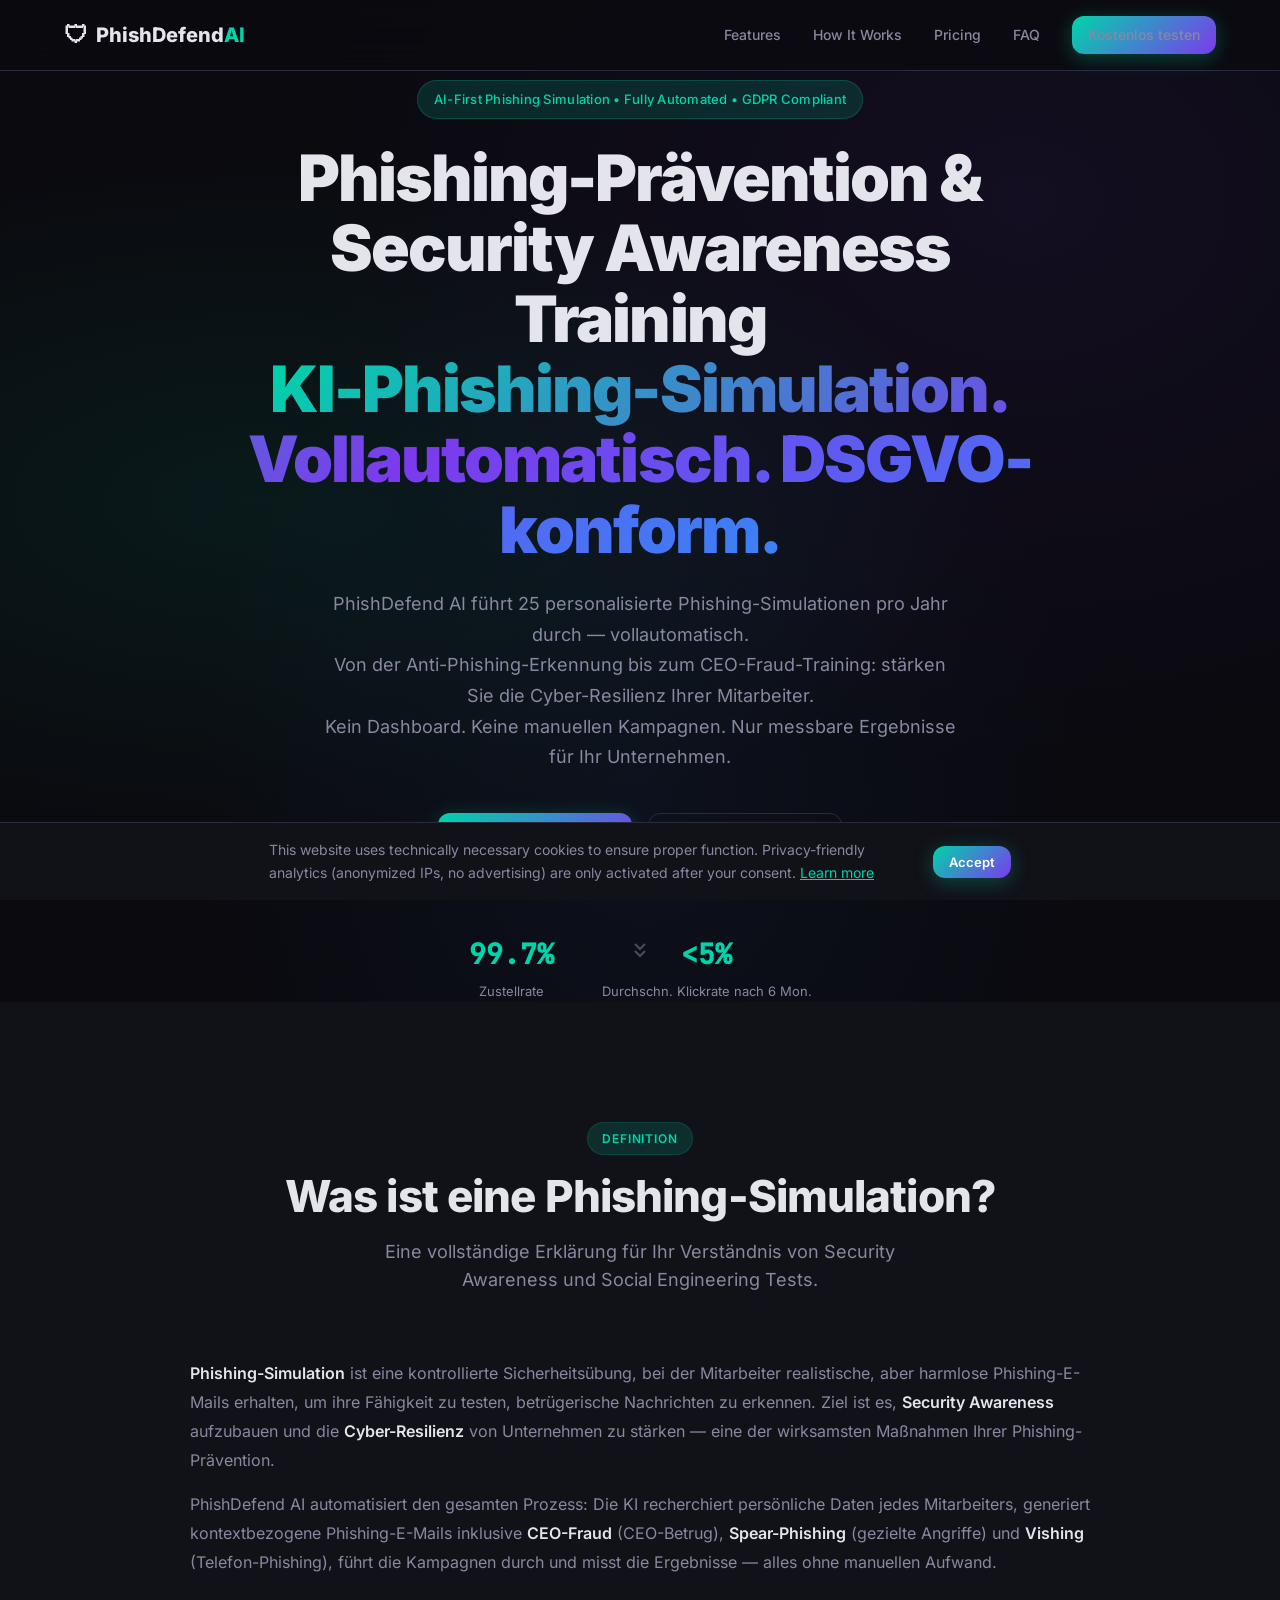
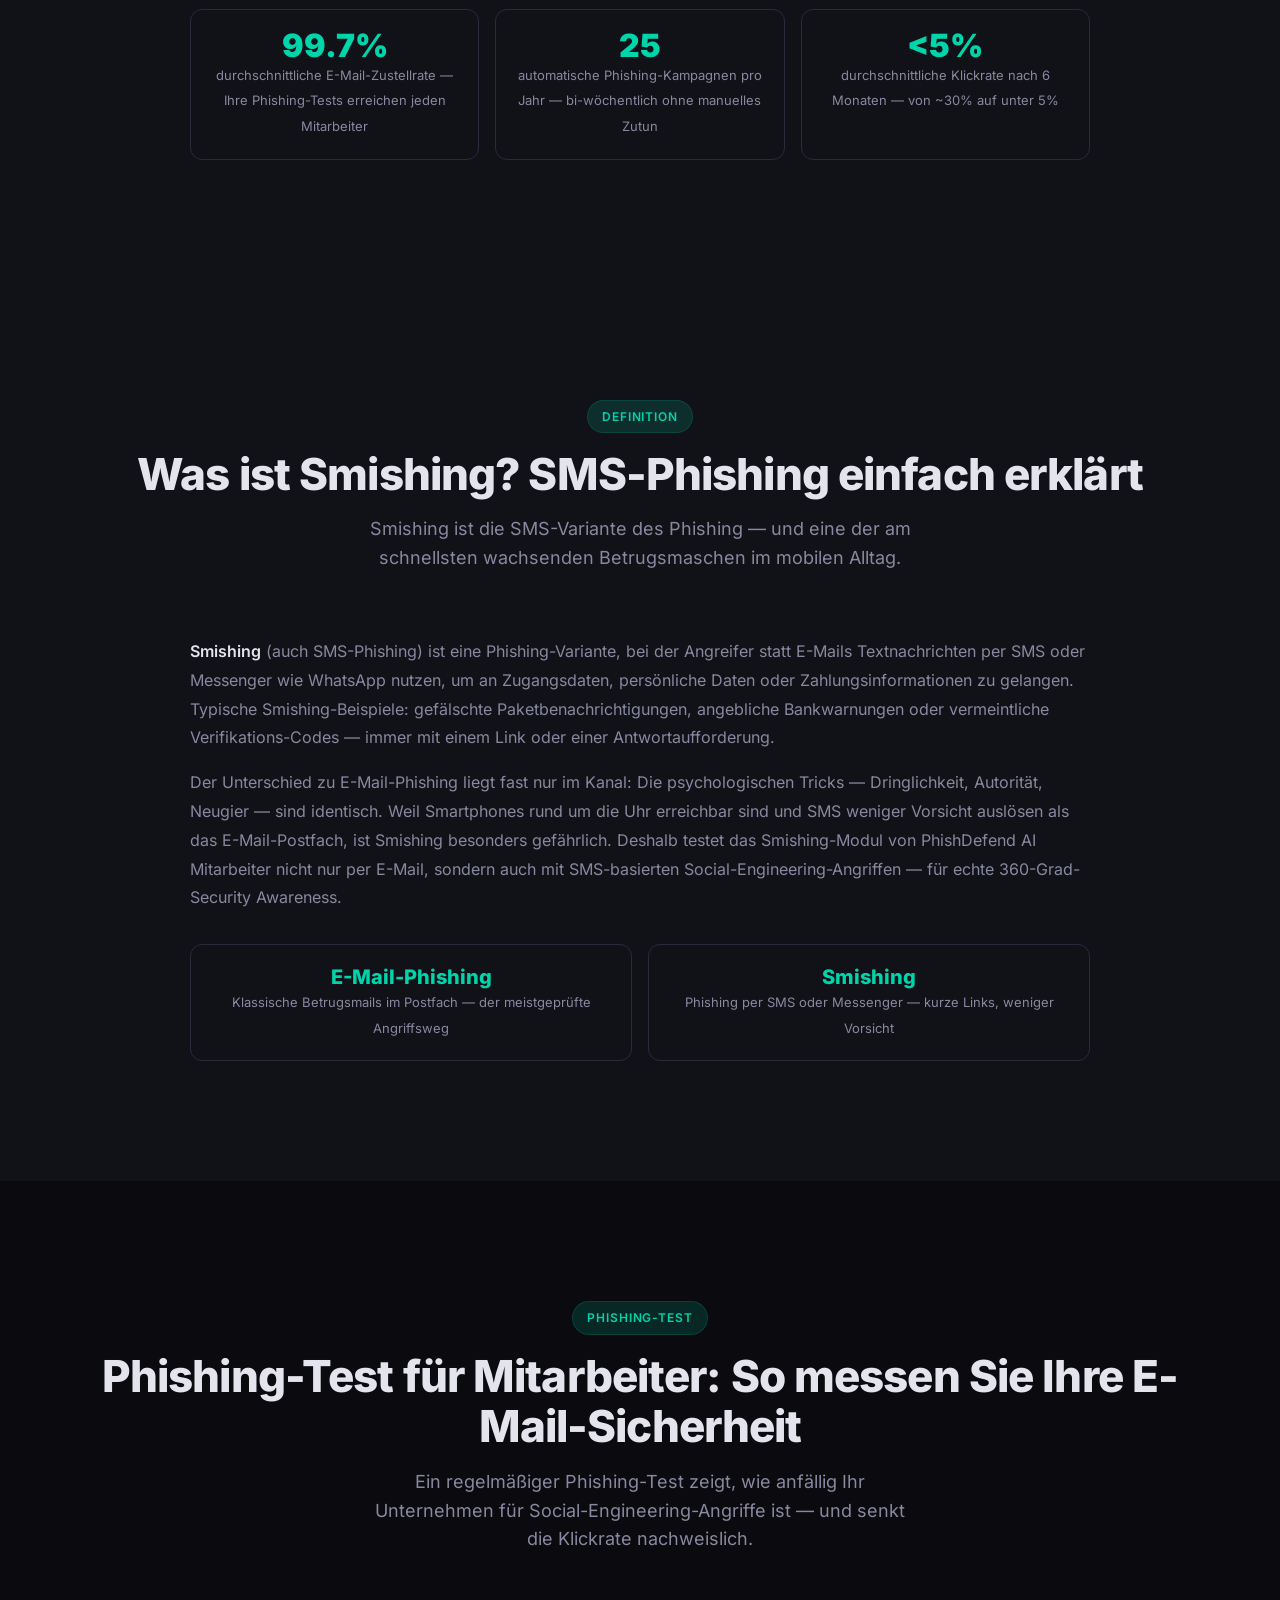
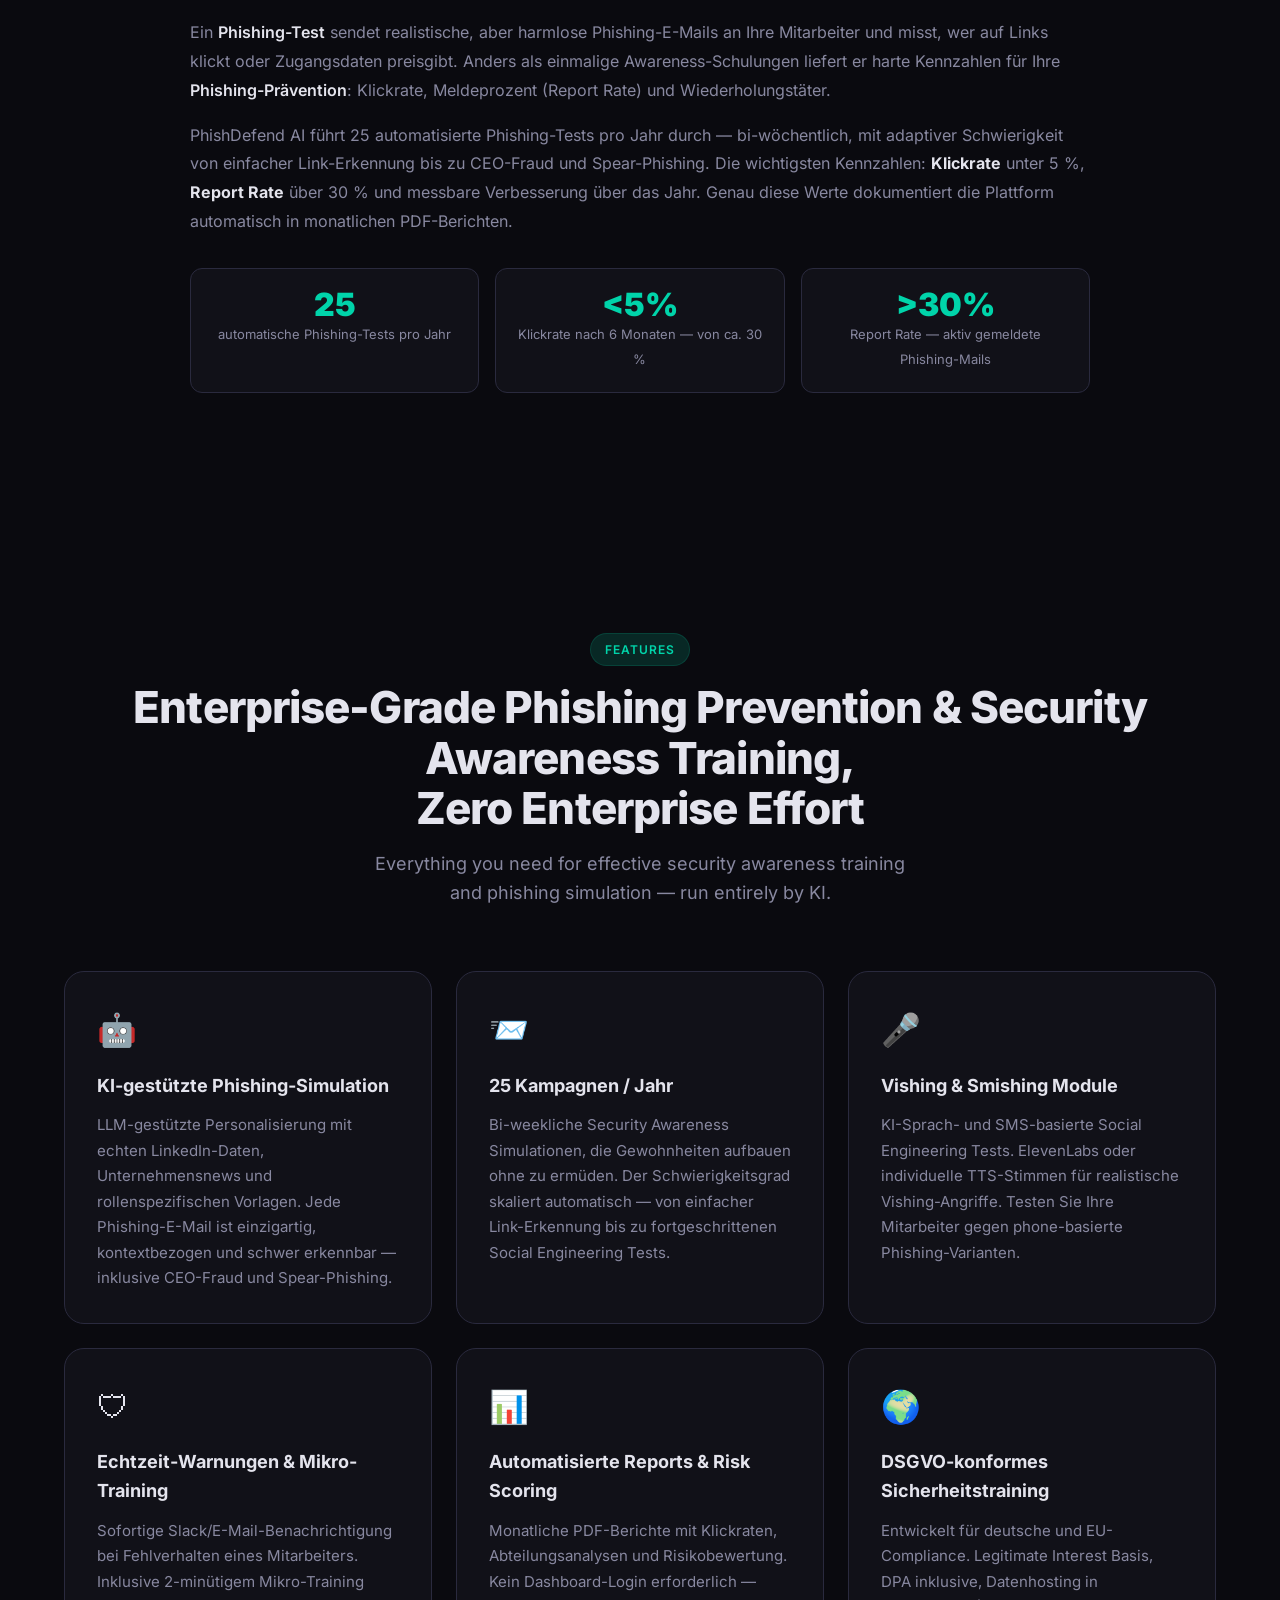
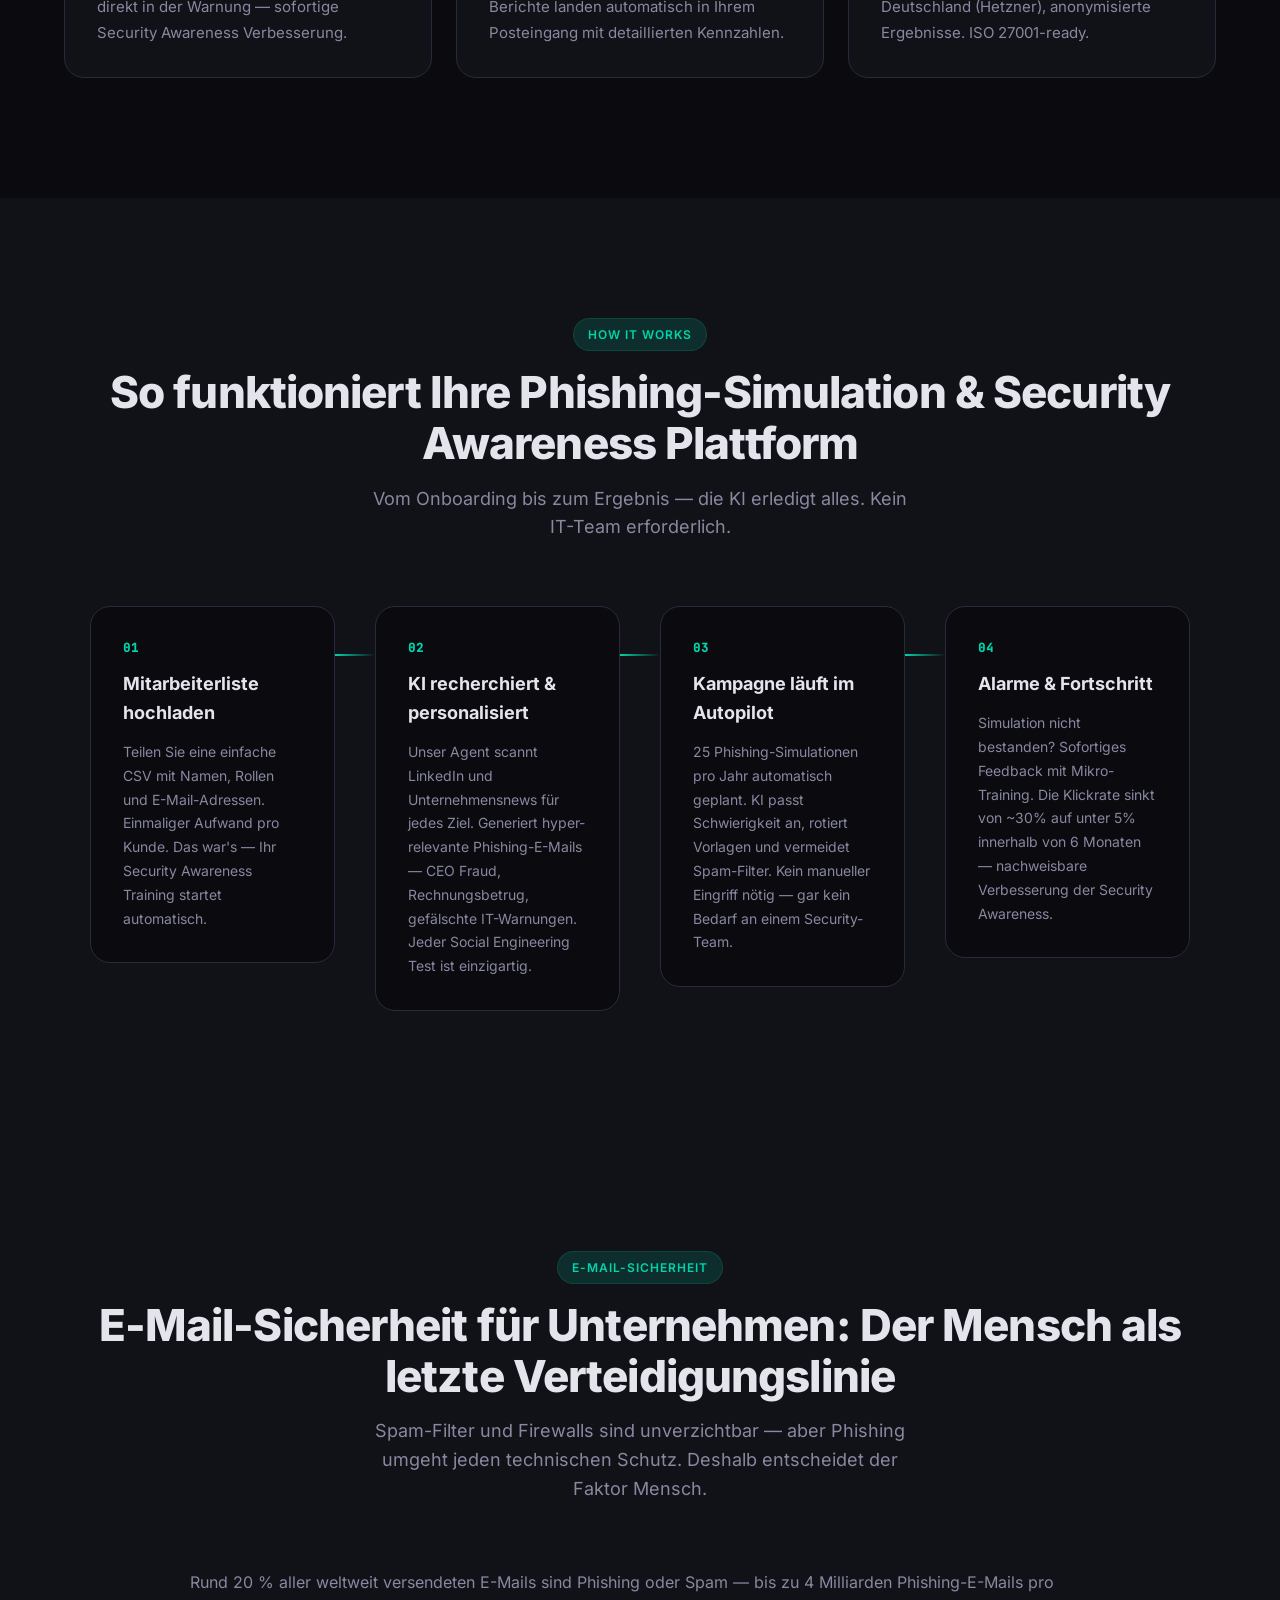
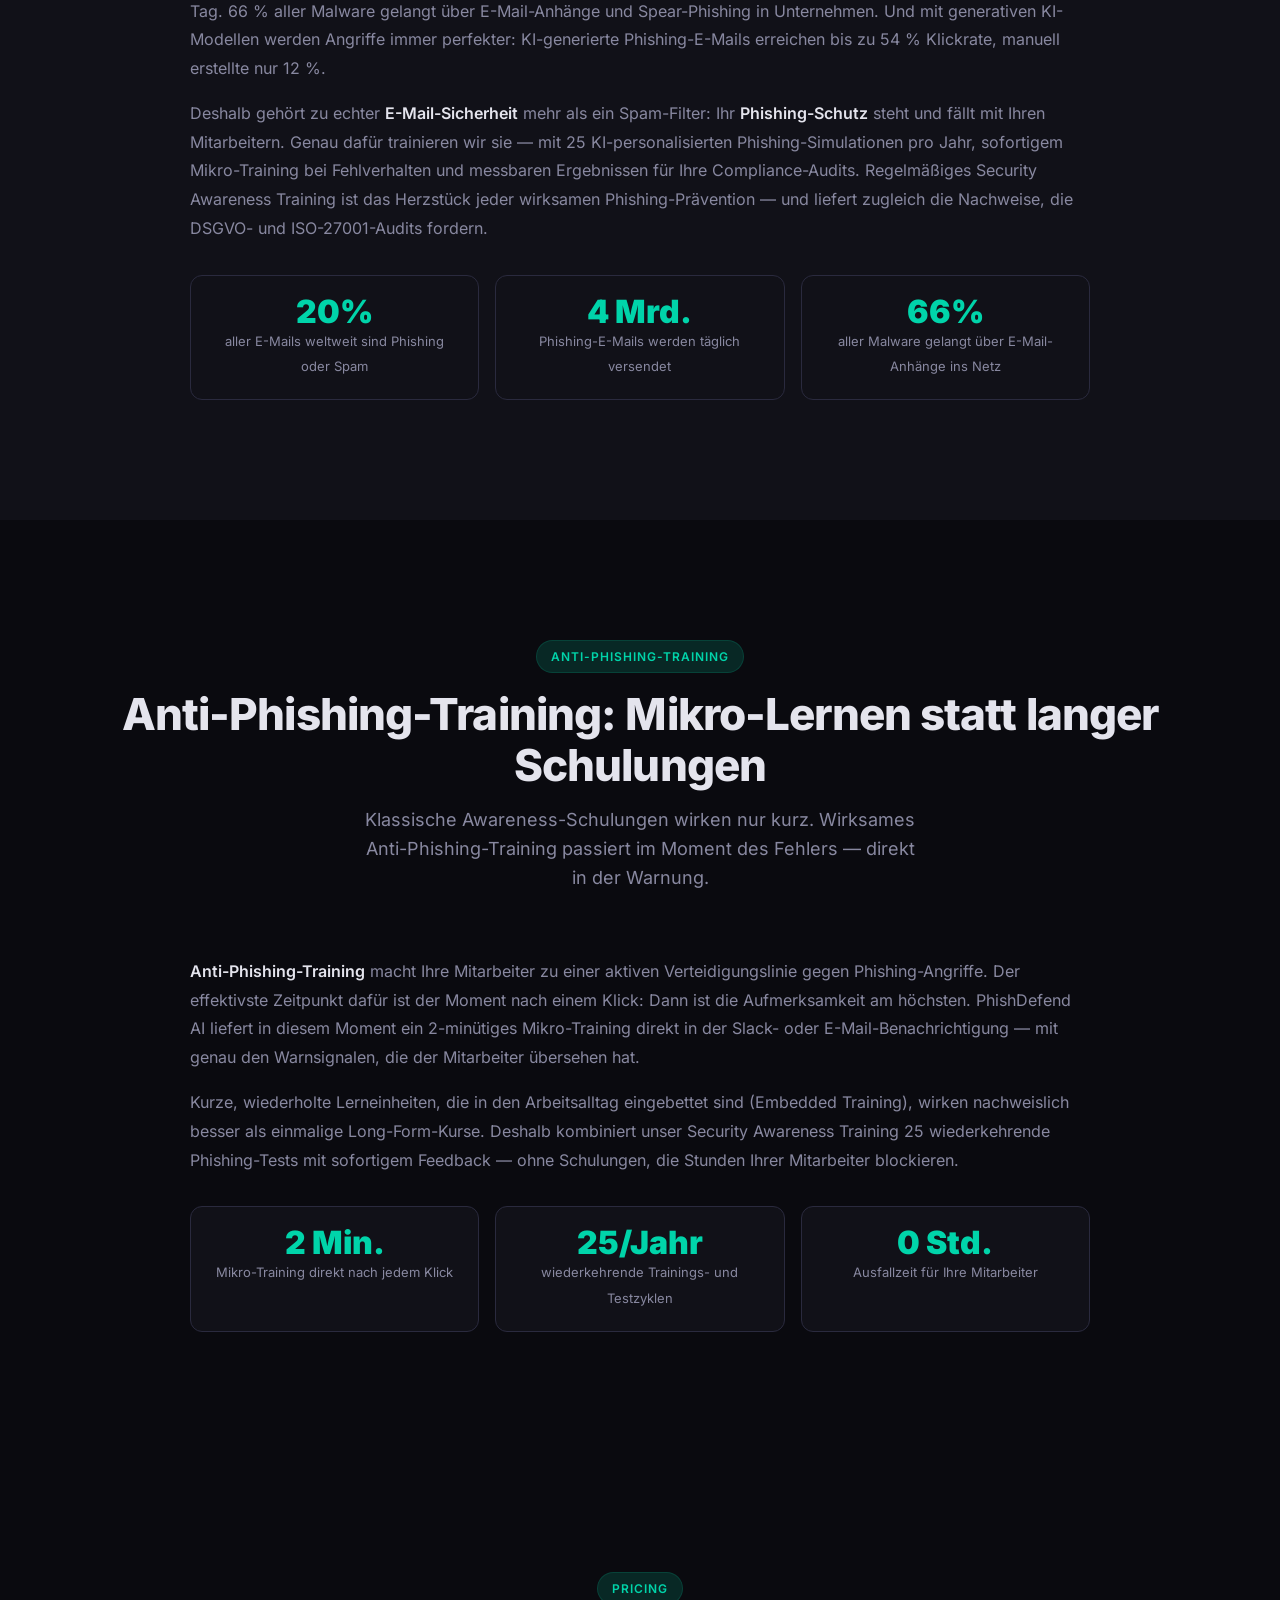
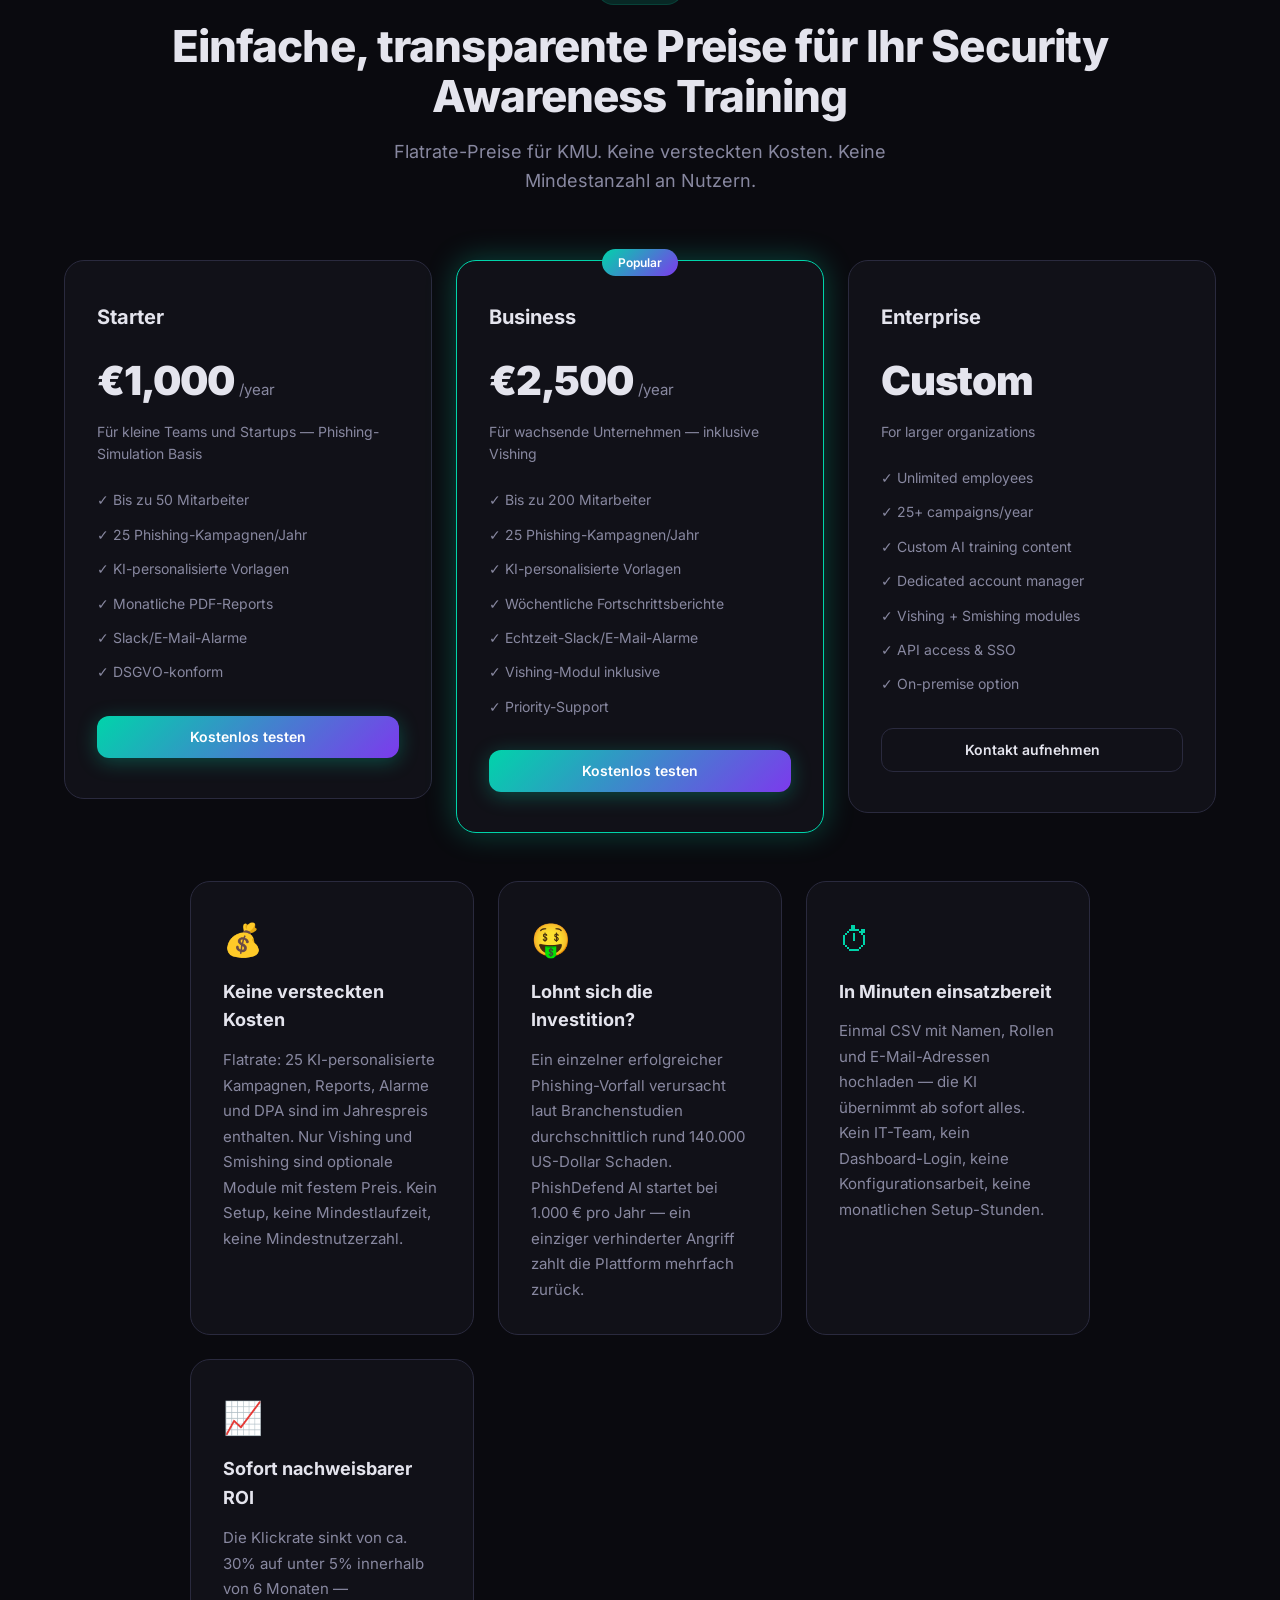
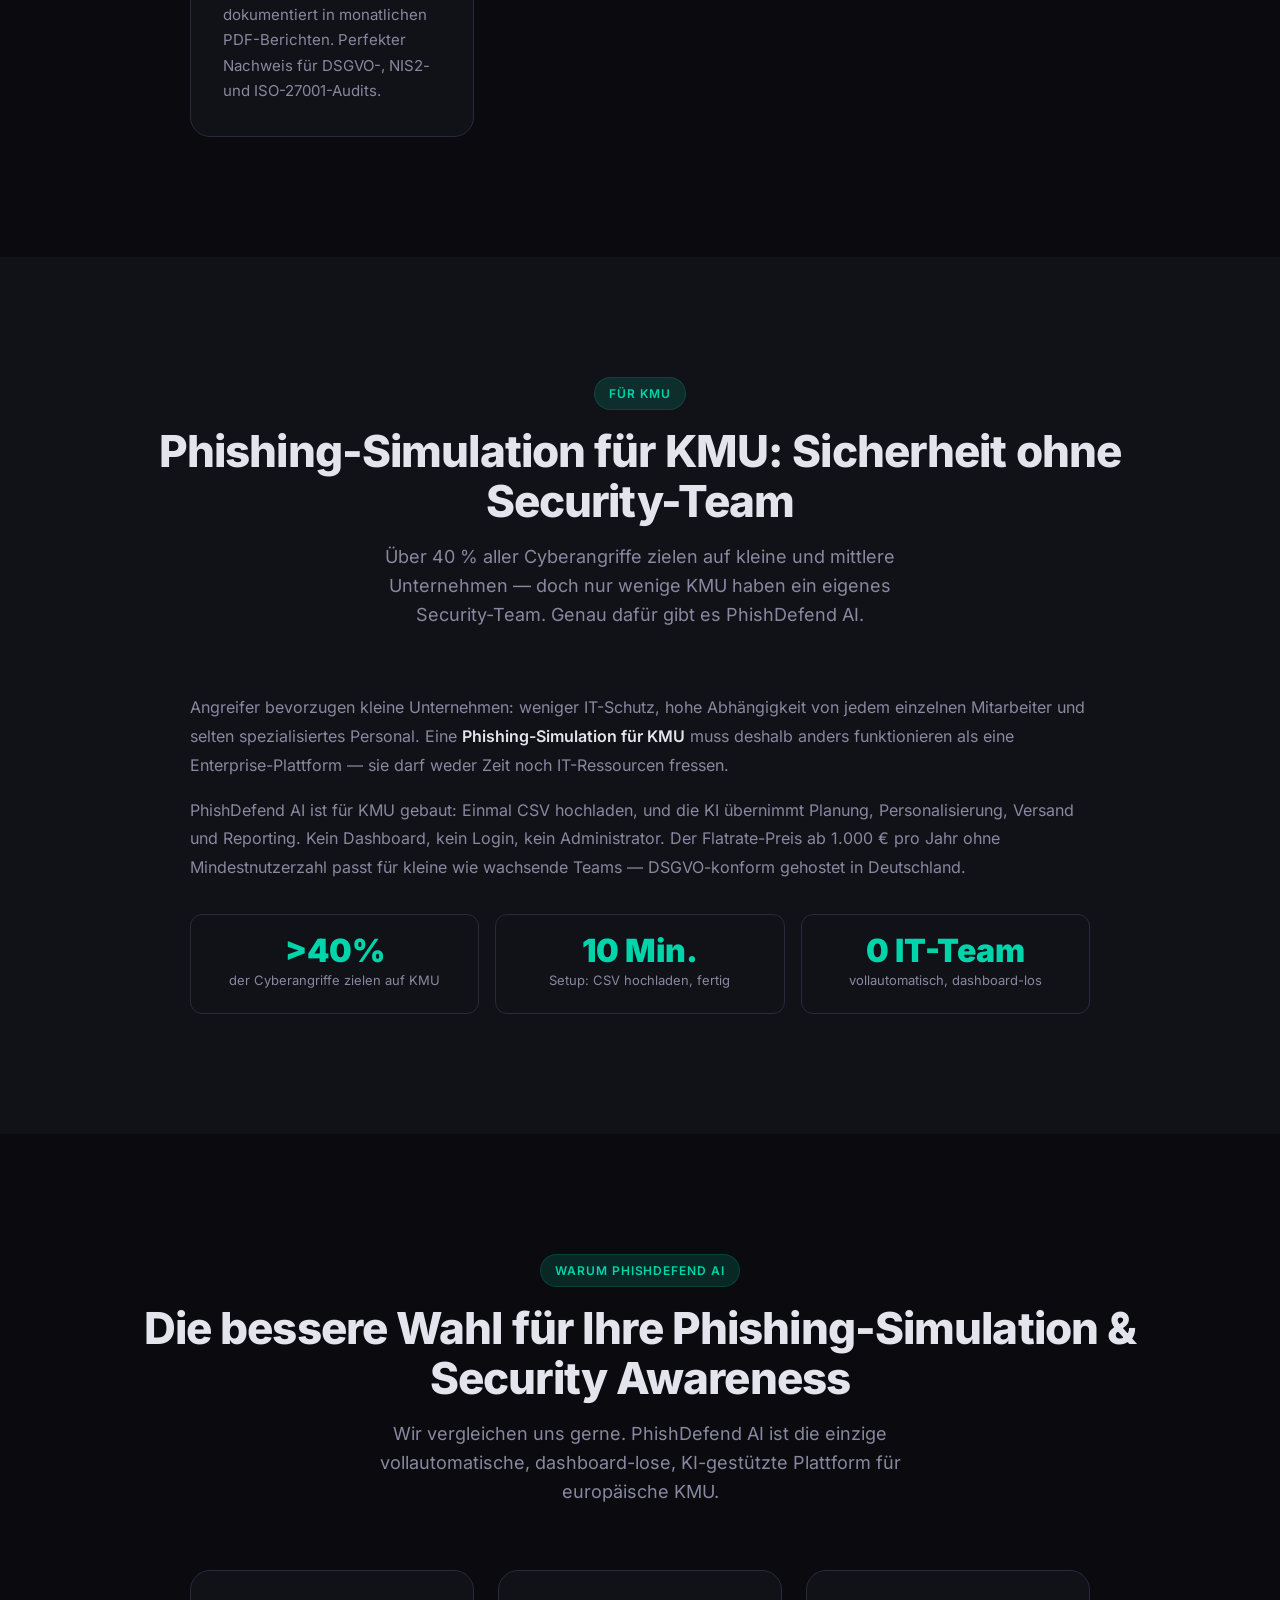
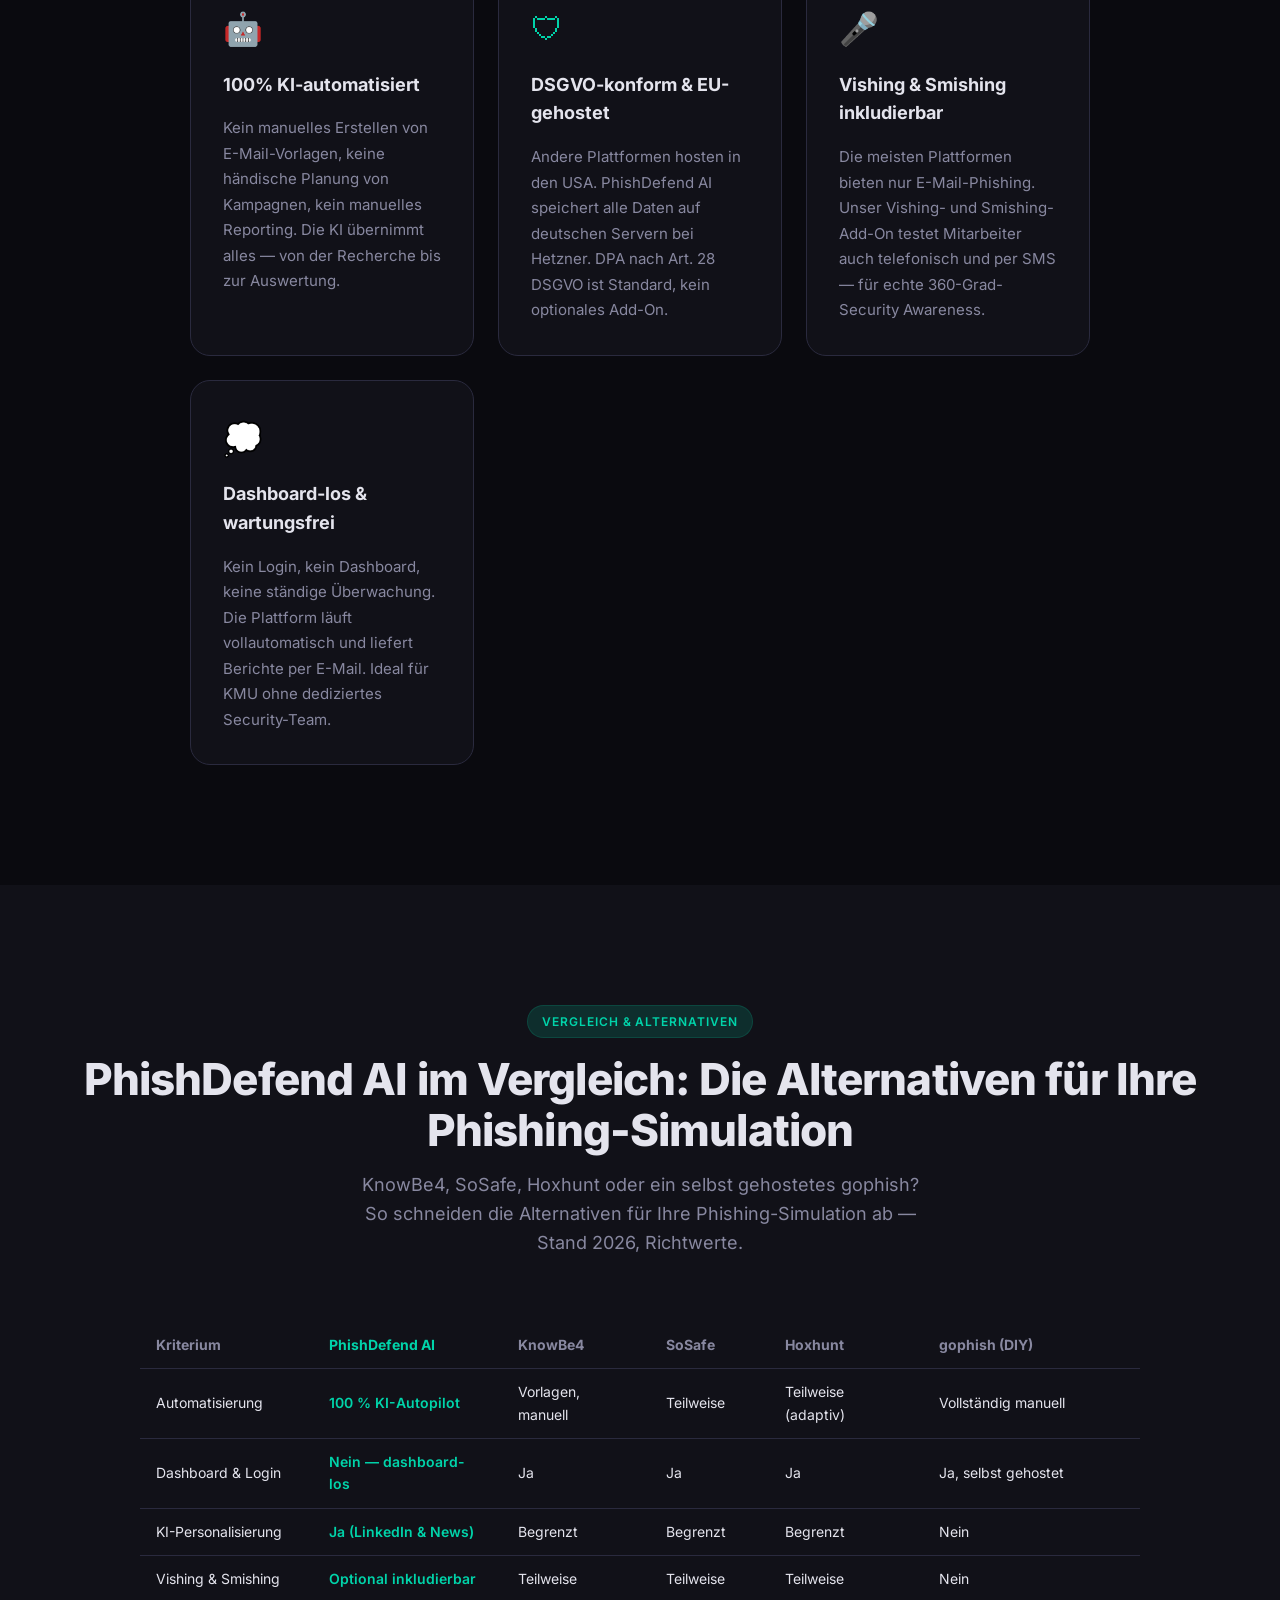
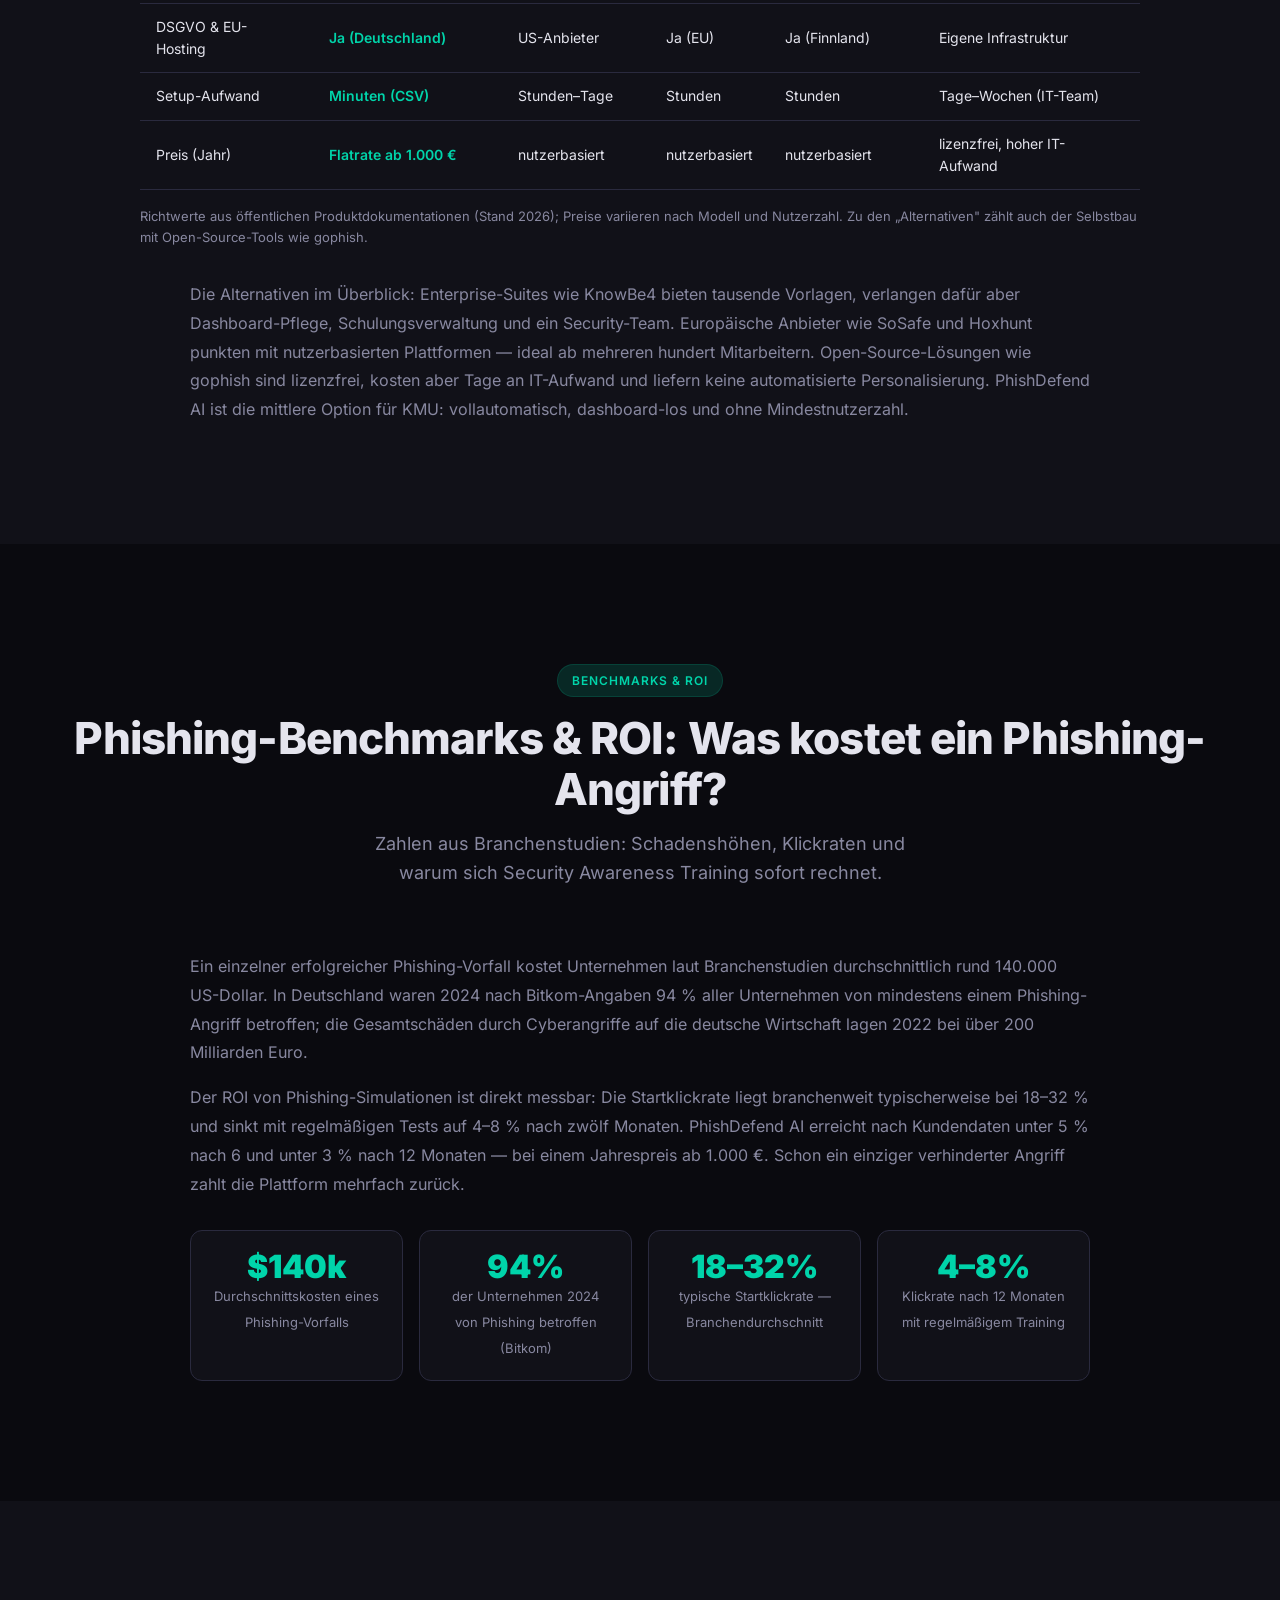
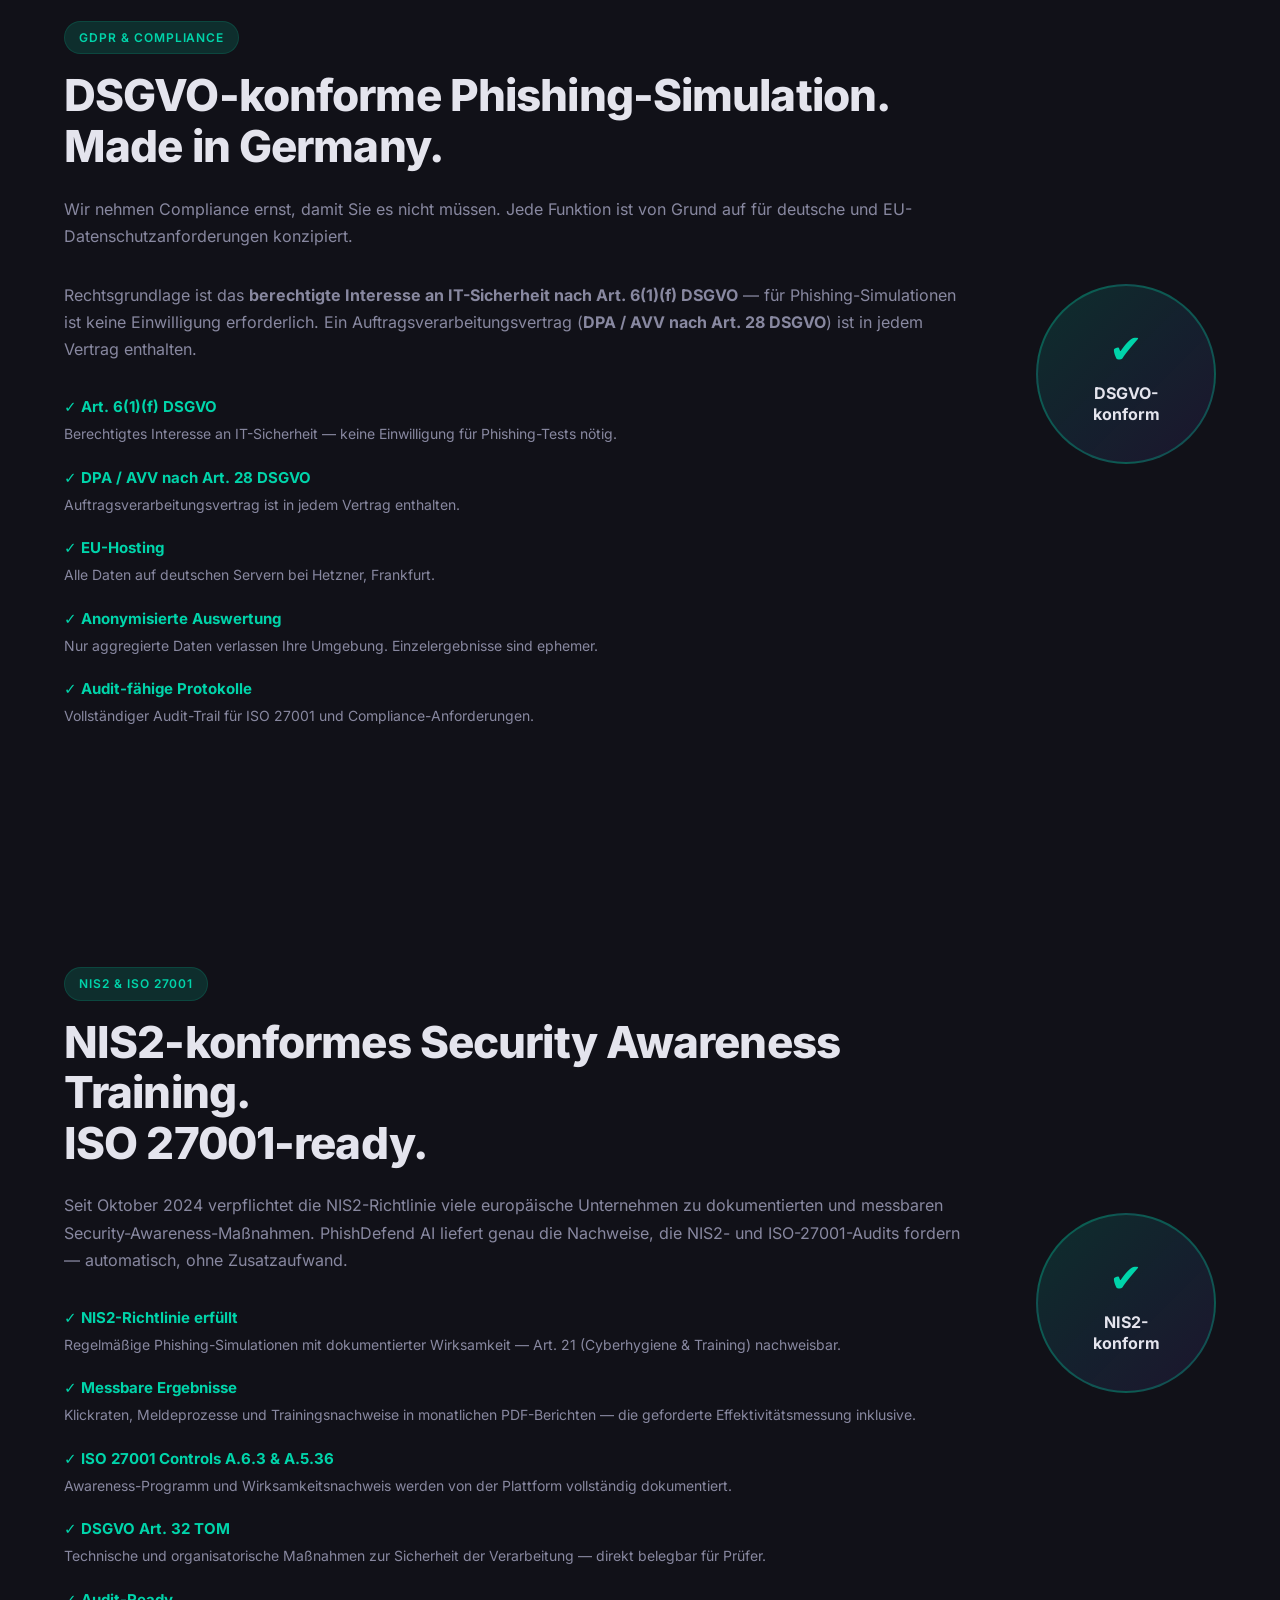
<file: index.html>
<!DOCTYPE html>
<html lang="de">
<head>
  <meta charset="UTF-8">
  <meta name="viewport" content="width=device-width, initial-scale=1.0">

  <!-- Primary -->
  <meta name="google-site-verification" content="zgqHfp-rTQun3okhTu8P1D-klEBXwik9-DKPjMAWW4s" />
  <!-- Bing Webmaster Tools verification (disabled — replace token after site verification, then uncomment) -->
  <!-- <meta name="msvalidate.01" content="REPLACE_WITH_BING_VERIFICATION_TOKEN" /> -->
  <title>PhishDefend AI – Phishing-Simulation und Security Awareness</title>
  <meta name="description" content="PhishDefend AI: KI-Phishing-Simulation &amp; Phishing-Prävention für KMU. Security Awareness Training, DSGVO-konform, 25 Kampagnen/Jahr.">
  <meta name="keywords" content="PhishDefend, Phishing Simulation, Security Awareness, KI Phishing, GDPR Compliance, Vishing, Mitarbeiter Sicherheit, Deutschland">
  <meta name="robots" content="index, follow">
  <meta name="theme-color" content="#0a0a0f">
  <link rel="canonical" href="https://phishdefend-ai.vercel.app/">
  <link rel="alternate" hreflang="de" href="https://phishdefend-ai.vercel.app/">
  <link rel="alternate" hreflang="x-default" href="https://phishdefend-ai.vercel.app/">

  <!-- Open Graph -->
  <meta property="og:title" content="PhishDefend AI — KI-Phishing-Prävention für Unternehmen">
  <meta property="og:description" content="Vollautomatische Phishing-Simulationen mit KI-Personalisierung. DSGVO-konform. 25 Kampagnen pro Jahr.">
  <meta property="og:url" content="https://phishdefend-ai.vercel.app/">
  <meta property="og:type" content="website">
  <meta property="og:site_name" content="PhishDefend AI">
  <meta property="og:locale" content="de_DE">
  <meta property="og:image" content="https://phishdefend-ai.vercel.app/og-image.png">
  <meta property="og:image:width" content="1200">
  <meta property="og:image:height" content="630">
  <meta property="og:image:alt" content="PhishDefend AI — KI-gestützte Phishing-Prävention für europäische KMU">

  <!-- Twitter -->
  <meta name="twitter:card" content="summary_large_image">
  <meta name="twitter:title" content="PhishDefend AI — KI-Phishing-Prävention">
  <meta name="twitter:description" content="Vollautomatische Phishing-Simulationen mit KI-Personalisierung. DSGVO-konform.">
  <meta name="twitter:image" content="https://phishdefend-ai.vercel.app/og-image.png">
  <meta name="twitter:image:alt" content="PhishDefend AI — KI-gestützte Phishing-Prävention für europäische KMU">

  <!-- GEO (Generative Engine Optimization) -->
  <meta name="generator" content="PhishDefend AI Platform">
  <script type="application/ld+json">
  {
    "@context": "https://schema.org",
    "@type": "Organization",
    "@id": "https://phishdefend-ai.vercel.app/#organization",
    "name": "PhishDefend AI",
    "alternateName": ["PhishDefend", "PhishDefend AI"],
    "url": "https://phishdefend-ai.vercel.app/",
    "sameAs": [
      "https://www.linkedin.com/company/phishdefend-ai",
      "https://x.com/phishdefend_ai",
      "https://github.com/phishdefend-ai"
    ],
    "logo": {
      "@type": "ImageObject",
      "@id": "https://phishdefend-ai.vercel.app/#logo",
      "url": "https://phishdefend-ai.vercel.app/logo.svg",
      "width": 512,
      "height": 512
    },
    "description": "AI-powered phishing simulation and security awareness training platform for European SMEs.",
    "address": {
      "@type": "PostalAddress",
      "addressCountry": "DE"
    },
    "contactPoint": {
      "@type": "ContactPoint",
      "email": "rorshopping@gmail.com",
      "contactType": "customer support",
      "areaServed": "DE",
      "availableLanguage": "de"
    }
  }
  </script>
  <script type="application/ld+json">
  {
    "@context": "https://schema.org",
    "@type": "WebSite",
    "@id": "https://phishdefend-ai.vercel.app/#website",
    "url": "https://phishdefend-ai.vercel.app/",
    "name": "PhishDefend AI",
    "alternateName": ["PhishDefend", "PhishDefend AI"],
    "publisher": { "@id": "https://phishdefend-ai.vercel.app/#organization" },
    "inLanguage": "de",
    "description": "KI-gestützte Phishing-Simulation und Security Awareness Training für Unternehmen."
  }
  </script>
  <script type="application/ld+json">
  {
    "@context": "https://schema.org",
    "@type": "BreadcrumbList",
    "@id": "https://phishdefend-ai.vercel.app/#breadcrumb",
    "itemListElement": [
      {
        "@type": "ListItem",
        "position": 1,
        "name": "Startseite",
        "item": "https://phishdefend-ai.vercel.app/"
      },
      {
        "@type": "ListItem",
        "position": 2,
        "name": "Phishing-Simulation & Security Awareness Training",
        "item": "https://phishdefend-ai.vercel.app/#features"
      }
    ]
  }
  </script>
  <script type="application/ld+json">
  {
    "@context": "https://schema.org",
    "@type": "SoftwareApplication",
    "name": "PhishDefend AI",
    "alternateName": "PhishDefend",
    "applicationCategory": "SecurityApplication",
    "operatingSystem": "Web",
    "description": "AI-powered phishing simulation platform for SMEs. Fully automated, GDPR-compliant.",
    "featureList": [
      "AI-personalized templates",
      "25 automated campaigns/year",
      "Vishing & Smishing modules",
      "Micro-training on click",
      "Monthly PDF reports",
      "GDPR/NIS2 evidence"
    ],
    "offers": {
      "@type": "AggregateOffer",
      "priceCurrency": "EUR",
      "lowPrice": "1000",
      "highPrice": "2500",
      "offerCount": "3"
    },
    "author": { "@id": "https://phishdefend-ai.vercel.app/#organization" }
  }
  </script>
  <script type="application/ld+json">
  {
    "@context": "https://schema.org",
    "@type": "Service",
    "@id": "https://phishdefend-ai.vercel.app/#service",
    "name": "KI-gestützte Phishing-Simulation & Security Awareness Training",
    "alternateName": "Phishing-Simulation",
    "serviceType": "Phishing-Simulation, Security Awareness Training, Vishing, Smishing",
    "url": "https://phishdefend-ai.vercel.app/#features",
    "description": "Vollautomatische, KI-gestützte Phishing-Simulation und Security Awareness Training für europäische KMU. 25 Kampagnen pro Jahr, DSGVO-konform, inklusive Vishing- und Smishing-Add-Ons.",
    "provider": { "@id": "https://phishdefend-ai.vercel.app/#organization" },
    "areaServed": "DE",
    "availableLanguage": "de",
    "inLanguage": "de",
    "brand": { "@type": "Brand", "name": "PhishDefend AI" },
    "audience": { "@type": "BusinessAudience", "name": "European SMEs (KMU)" },
    "termsOfService": "https://phishdefend-ai.vercel.app/impressum",
    "offers": {
      "@type": "AggregateOffer",
      "priceCurrency": "EUR",
      "lowPrice": "1000",
      "highPrice": "2500",
      "offerCount": "3",
      "availability": "https://schema.org/InStock"
    }
  }
  </script>
  <script type="application/ld+json">
  {
    "@context": "https://schema.org",
    "@type": "WebPage",
    "@id": "https://phishdefend-ai.vercel.app/#webpage",
    "url": "https://phishdefend-ai.vercel.app/",
    "name": "PhishDefend AI — KI-Phishing-Prävention",
    "inLanguage": "de",
    "isPartOf": { "@id": "https://phishdefend-ai.vercel.app/#website" },
    "about": { "@id": "https://phishdefend-ai.vercel.app/#service" }
  }
  </script>
  <script type="application/ld+json">
  {
    "@context": "https://schema.org",
    "@type": "ItemList",
    "name": "Kundenstimmen zu PhishDefend AI",
    "itemListElement": [
      {
        "@type": "Review",
        "author": { "@type": "Person", "name": "IT-Leiter, mittelständisches Produktionsunternehmen (200 MA)" },
        "reviewRating": { "@type": "Rating", "ratingValue": "4.5", "bestRating": "5" },
        "itemReviewed": { "@id": "https://phishdefend-ai.vercel.app/#service" },
        "description": "Illustrative Kundenstimme - beispielhafte Rückmeldung, kein verifizierter namentlicher Kunde."
      },
      {
        "@type": "Review",
        "author": { "@type": "Person", "name": "Datenschutzbeauftragter, KMU aus dem Finanzsektor" },
        "reviewRating": { "@type": "Rating", "ratingValue": "4.5", "bestRating": "5" },
        "itemReviewed": { "@id": "https://phishdefend-ai.vercel.app/#service" },
        "description": "Illustrative Kundenstimme - beispielhafte Rückmeldung, kein verifizierter namentlicher Kunde."
      },
      {
        "@type": "Review",
        "author": { "@type": "Person", "name": "CISO, Technologieunternehmen (500 MA)" },
        "reviewRating": { "@type": "Rating", "ratingValue": "4.5", "bestRating": "5" },
        "itemReviewed": { "@id": "https://phishdefend-ai.vercel.app/#service" },
        "description": "Illustrative Kundenstimme - beispielhafte Rückmeldung, kein verifizierter namentlicher Kunde."
      }
    ]
  }
  </script>
  <script type="application/ld+json">
  {
    "@context": "https://schema.org",
    "@type": "FAQPage",
    "@id": "https://phishdefend-ai.vercel.app/#faq",
    "mainEntity": [
      {
        "@type": "Question",
        "name": "Was ist eine Phishing-Simulation und wie funktioniert sie?",
        "acceptedAnswer": {
          "@type": "Answer",
          "text": "Eine Phishing-Simulation ist ein realistischer Sicherheitstest, bei dem Mitarbeiter gefälschte, aber harmlose Phishing-E-Mails erhalten, um ihre Erkennungsfähigkeiten zu trainieren. Der Ablauf: (1) Die KI analysiert öffentliche Informationen zu jedem Mitarbeiter (Rolle, Unternehmen, aktuelle Ereignisse). (2) Sie generiert personalisierte Phishing-E-Mails — z. B. eine gefälschte IT-Sicherheitswarnung oder eine scheinbar dringende Rechnung des CEO. (3) Die E-Mails werden automatisch versendet. (4) Klicks und Daten werden getrackt. (5) Bei Fehlverhalten folgt sofort ein Mikro-Training. PhishDefend AI führt 25 solcher Simulationen pro Jahr vollautomatisch durch."
        }
      },
      {
        "@type": "Question",
        "name": "Ist PhishDefend AI DSGVO-konform?",
        "acceptedAnswer": {
          "@type": "Answer",
          "text": "Ja, vollständig. PhishDefend AI wurde speziell für die Anforderungen der deutschen und europäischen Datenschutz-Grundverordnung (DSGVO) entwickelt. Die Rechtsgrundlage ist Art. 6(1)(f) DSGVO (berechtigtes Interesse an IT-Sicherheit). Ein Auftragsverarbeitungsvertrag (DPA/AVV) nach Art. 28 DSGVO ist in jedem Vertrag enthalten. Alle Daten werden ausschließlich auf deutschen Servern bei Hetzner gehostet, sind mit AES-256 verschlüsselt und werden nach 90 Tagen automatisch gelöscht. Individuelle Ergebnisse sind anonymisiert, nur aggregierte Daten verlassen Ihre Umgebung."
        }
      },
      {
        "@type": "Question",
        "name": "Wie viele Phishing-Kampagnen sind im Jahresabo enthalten und wie oft finden sie statt?",
        "acceptedAnswer": {
          "@type": "Answer",
          "text": "25 Kampagnen pro Jahr — das entspricht einer bi-wöchentlichen Phishing-Simulation (alle 2 Wochen). Der Schwierigkeitsgrad steigt über das Jahr automatisch an: von einfachen Link-Erkennungsübungen im ersten Monat bis zu komplexen CEO-Fraud- und Spear-Phishing-Angriffen im sechsten Monat. Die Kampagnen werden vollautomatisch geplant, durchgeführt und ausgewertet. Kein Administrator muss eingreifen."
        }
      },
      {
        "@type": "Question",
        "name": "Wie schnell sinkt die Klickrate bei regelmäßigen Phishing-Tests?",
        "acceptedAnswer": {
          "@type": "Answer",
          "text": "Die durchschnittliche Klickrate sinkt von anfänglich ca. 30% (Branchendurchschnitt) auf unter 5% innerhalb von 6 Monaten. Dies wird durch drei Mechanismen erreicht: (1) Adaptive Schwierigkeit — die KI erhöht den Schwierigkeitsgrad mit der Zeit. (2) Mikro-Training — bei jedem Klick folgt sofort eine 2-minütige Lerneinheit. (3) Wiederholung — 25 Kampagnen pro Jahr sorgen für nachhaltiges Lernen. Nach 12 Monaten liegt die Klickrate stabil unter 3%."
        }
      },
      {
        "@type": "Question",
        "name": "Was ist der Unterschied zwischen Phishing, Spear-Phishing und CEO-Fraud?",
        "acceptedAnswer": {
          "@type": "Answer",
          "text": "Phishing ist der Oberbegriff für betrügerische Nachrichten, die an viele Empfänger gleichzeitig gesendet werden. Spear-Phishing ist ein gezielter Angriff auf eine bestimmte Person unter Verwendung persönlicher Informationen — z. B. eine E-Mail, die den Empfänger mit seinem Namen, seiner Abteilung und einem aktuellen Projekt anspricht. CEO-Fraud (auch Business Email Compromise) ist eine Spear-Phishing-Variante, bei der sich der Angreifer als Geschäftsführer ausgibt und einen Mitarbeiter zu einer Überweisung oder Datenherausgabe auffordert. PhishDefend AI deckt alle drei Varianten in Ihren Simulationen ab."
        }
      },
      {
        "@type": "Question",
        "name": "Was ist Vishing (Voice Phishing) und wie funktioniert das Add-On?",
        "acceptedAnswer": {
          "@type": "Answer",
          "text": "Vishing (Voice Phishing) ist eine Betrugsmasche, bei der Angreifer telefonisch versuchen, an vertrauliche Informationen zu gelangen. Unser KI-Vishing-Add-On führt automatisierte Testanrufe mit realistischen Szenarien durch: z. B. ein angeblicher IT-Mitarbeiter, der das Passwort zurücksetzen muss, oder ein \"Geschäftsführer\", der eine dringende Überweisung anfordert. Das Modul nutzt ElevenLabs oder Ihre eigene TTS-Stimme (Text-to-Speech). Verfügbar als Upgrade zu jedem Plan ab 200 EUR/Monat."
        }
      },
      {
        "@type": "Question",
        "name": "Ist ein Dashboard oder Login erforderlich, um die Plattform zu nutzen?",
        "acceptedAnswer": {
          "@type": "Answer",
          "text": "Nein. PhishDefend AI ist bewusst dashboard-los konzipiert. Kein Login, keine ständige Überwachung, kein Security-Team erforderlich. Sie erhalten: (1) Monatliche PDF-Berichte mit allen Kennzahlen per E-Mail. (2) Echtzeit-Benachrichtigungen bei Vorfällen via Slack oder E-Mail. (3) Optionale wöchentliche Zusammenfassungen. Die Plattform läuft vollständig autonom — Sie müssen sich um nichts kümmern."
        }
      },
      {
        "@type": "Question",
        "name": "Was ist Smishing und wie unterscheidet es sich von Phishing?",
        "acceptedAnswer": {
          "@type": "Answer",
          "text": "Smishing (SMS-Phishing) ist eine Phishing-Variante, bei der Angreifer statt E-Mails Textnachrichten per SMS oder Messenger nutzen, um an Zugangsdaten oder persönliche Daten zu gelangen. Typische Smishing-Beispiele sind gefälschte Paketbenachrichtigungen oder angebliche Bankwarnungen mit einem Link. Der Unterschied zu E-Mail-Phishing liegt nur im Kanal — die psychologischen Tricks sind identisch. PhishDefend AI bietet ein Smishing-Modul, das Mitarbeiter auch gegen SMS-basierte Social-Engineering-Angriffe testet."
        }
      },
      {
        "@type": "Question",
        "name": "Wie erkenne ich eine Phishing-E-Mail?",
        "acceptedAnswer": {
          "@type": "Answer",
          "text": "Erkennen Sie Phishing-E-Mails an typischen Warnsignalen: (1) unerwartete Dringlichkeit (\"Sofort handeln\", \"innerhalb von 24 Stunden\"), (2) Absender-Adressen, die nur minimal von der echten Domain abweichen, (3) unaufgeforderte Links oder Anhänge, (4) Aufforderungen zur Eingabe von Zugangsdaten oder zu Überweisungen, (5) unpersönliche oder ungewöhnliche Anreden. PhishDefend AI simuliert genau diese Muster in Ihren Anti-Phishing-Trainings — bei jedem Klick folgt ein Mikro-Training mit den verpassten Warnsignalen."
        }
      },
      {
        "@type": "Question",
        "name": "Was kostet eine Phishing-Simulation für mein Unternehmen?",
        "acceptedAnswer": {
          "@type": "Answer",
          "text": "PhishDefend AI kostet ab 1.000 € pro Jahr für bis zu 50 Mitarbeiter (inkl. 25 KI-personalisierter Kampagnen) und 2.500 € pro Jahr für bis zu 200 Mitarbeiter. Das Vishing-Modul ist als Upgrade ab 200 €/Monat verfügbar. Es gibt keine versteckten Kosten und keinen Setup-Aufwand. Zum Vergleich: Ein einzelner erfolgreicher Phishing-Vorfall verursacht laut Branchenstudien durchschnittlich rund 140.000 US-Dollar Schaden."
        }
      },
      {
        "@type": "Question",
        "name": "Erfüllt PhishDefend AI die Anforderungen der NIS2-Richtlinie und ISO 27001?",
        "acceptedAnswer": {
          "@type": "Answer",
          "text": "Ja. Die NIS2-Richtlinie verpflichtet Unternehmen in der EU zu dokumentierten Security-Awareness-Maßnahmen und nachweisbarer Wirksamkeit. PhishDefend AI liefert die geforderten Nachweise: regelmäßige Phishing-Simulationen mit messbaren Klickraten, dokumentierte Trainings und Meldeprozesse. Für ISO 27001 (Kontrollen A.6.3, A.5.36) ist die Plattform audit-tauglich mit vollständigem Audit-Trail, DPA nach Art. 28 DSGVO und Datenhosting in Deutschland."
        }
      }
    ]
  }
  </script>

  <link rel="preload" as="font" type="font/woff2" href="/fonts/inter-variable.woff2" crossorigin>
  <link rel="preload" as="font" type="font/woff2" href="/fonts/jetbrains-mono-variable.woff2" crossorigin>
  <link rel="stylesheet" href="style.min.css">
  <link rel="icon" type="image/svg+xml" href="data:image/svg+xml,%3Csvg xmlns='http://www.w3.org/2000/svg' viewBox='0 0 100 100'%3E%3Ctext y='.9em' font-size='90'%3E%F0%9F%9B%A1%3C/text%3E%3C/svg%3E">

  <!-- Analytics (consent-gated): no tracking before explicit consent (GDPR Art. 6(1)(a) + ePrivacy).
       Logic lives in static/analytics.js — after the visitor accepts the cookie banner
       (localStorage 'gdpr_cookie_consent' = 'accepted') it loads:
         1) Vercel Analytics (/ _vercel/insights/script.js, cookie-free, served by the platform)
         2) Google Analytics (gtag.js) — set the Measurement ID in static/analytics.js
       Verify with the browser DevTools network tab: no analytics requests until consent. -->
</head>
<body>

  <nav class="navbar">
    <div class="nav-container">
      <a href="/" class="nav-logo" aria-label="PhishDefend AI - Phishing Simulation Platform">
        <span class="logo-icon" role="img" aria-hidden="true">&#x1F6E1;</span>
        <span>PhishDefend<span class="text-accent">AI</span></span>
      </a>
      <ul class="nav-links">
        <li><a href="#features">Features</a></li>
        <li><a href="#how-it-works">How It Works</a></li>
        <li><a href="#pricing">Pricing</a></li>
        <li><a href="#faq">FAQ</a></li>
        <li><a href="#contact" class="btn btn-sm btn-primary">Kostenlos testen</a></li>
      </ul>
      <button class="nav-toggle" aria-label="Menu">
        <span></span><span></span><span></span>
      </button>
    </div>
  </nav>

  <main>

  <section class="hero">
    <div class="hero-bg"></div>
    <div class="container hero-content">
      <div class="hero-badge">AI-First Phishing Simulation &#x2022; Fully Automated &#x2022; GDPR Compliant</div>
      <h1 class="hero-title">
        Phishing-Prävention &amp; Security Awareness Training<br>
        <span class="text-gradient">KI-Phishing-Simulation. Vollautomatisch. DSGVO-konform.</span>
      </h1>
      <p class="hero-subtitle">
        PhishDefend AI führt 25 personalisierte Phishing-Simulationen pro Jahr durch &mdash; vollautomatisch.<br>
        Von der Anti-Phishing-Erkennung bis zum CEO-Fraud-Training: stärken Sie die Cyber-Resilienz Ihrer Mitarbeiter.<br>
        Kein Dashboard. Keine manuellen Kampagnen. Nur messbare Ergebnisse für Ihr Unternehmen.
      </p>
      <div class="hero-actions">
        <a href="#contact" class="btn btn-primary btn-lg">Kostenlos testen</a>
        <a href="#how-it-works" class="btn btn-outline btn-lg">So funktioniert's</a>
      </div>
      <div class="hero-stats">
        <div class="stat">
          <span class="stat-number">99.7%</span>
          <span class="stat-label">Zustellrate</span>
        </div>
        <div class="stat">
          <span class="stat-number">&lt;5%</span>
          <span class="stat-label">Durchschn. Klickrate nach 6 Mon.</span>
        </div>

      </div>
    </div>
    <div class="scroll-indicator">
      <svg width="24" height="24" viewBox="0 0 24 24" fill="none" stroke="currentColor" stroke-width="2"><path d="M7 13l5 5 5-5M7 6l5 5 5-5"/></svg>
    </div>
  </section>

  <article class="section section-dark">
    <div class="container">
      <div class="section-header">
        <span class="section-tag">Definition</span>
        <h2 class="section-title">Was ist eine Phishing-Simulation?</h2>
        <p class="section-desc">Eine vollständige Erklärung für Ihr Verständnis von Security Awareness und Social Engineering Tests.</p>
      </div>
      <div style="max-width:900px;margin:0 auto">
        <p style="color:var(--text-muted);font-size:1rem;line-height:1.8;margin-bottom:16px"><dfn style="color:var(--text);font-style:normal;font-weight:600">Phishing-Simulation</dfn> ist eine kontrollierte Sicherheitsübung, bei der Mitarbeiter realistische, aber harmlose Phishing-E-Mails erhalten, um ihre Fähigkeit zu testen, betrügerische Nachrichten zu erkennen. Ziel ist es, <dfn style="color:var(--text);font-style:normal;font-weight:600">Security Awareness</dfn> aufzubauen und die <dfn style="color:var(--text);font-style:normal;font-weight:600">Cyber-Resilienz</dfn> von Unternehmen zu stärken — eine der wirksamsten Maßnahmen Ihrer Phishing-Prävention.</p>
        <p style="color:var(--text-muted);font-size:1rem;line-height:1.8;margin-bottom:16px">PhishDefend AI automatisiert den gesamten Prozess: Die KI recherchiert persönliche Daten jedes Mitarbeiters, generiert kontextbezogene Phishing-E-Mails inklusive <dfn style="color:var(--text);font-style:normal;font-weight:600">CEO-Fraud</dfn> (CEO-Betrug), <dfn style="color:var(--text);font-style:normal;font-weight:600">Spear-Phishing</dfn> (gezielte Angriffe) und <dfn style="color:var(--text);font-style:normal;font-weight:600">Vishing</dfn> (Telefon-Phishing), führt die Kampagnen durch und misst die Ergebnisse — alles ohne manuellen Aufwand.</p>
        <div style="display:grid;grid-template-columns:repeat(auto-fit,minmax(200px,1fr));gap:16px;margin-top:32px">
          <div style="background:var(--bg-card);border:1px solid var(--border);border-radius:var(--radius);padding:20px;text-align:center">
            <span style="display:block;font-size:2rem;font-weight:900;color:var(--accent);line-height:1">99.7%</span>
            <span style="color:var(--text-muted);font-size:0.8125rem">durchschnittliche E-Mail-Zustellrate &mdash; Ihre Phishing-Tests erreichen jeden Mitarbeiter</span>
          </div>
          <div style="background:var(--bg-card);border:1px solid var(--border);border-radius:var(--radius);padding:20px;text-align:center">
            <span style="display:block;font-size:2rem;font-weight:900;color:var(--accent);line-height:1">25</span>
            <span style="color:var(--text-muted);font-size:0.8125rem">automatische Phishing-Kampagnen pro Jahr &mdash; bi-wöchentlich ohne manuelles Zutun</span>
          </div>
          <div style="background:var(--bg-card);border:1px solid var(--border);border-radius:var(--radius);padding:20px;text-align:center">
            <span style="display:block;font-size:2rem;font-weight:900;color:var(--accent);line-height:1">&lt;5%</span>
            <span style="color:var(--text-muted);font-size:0.8125rem">durchschnittliche Klickrate nach 6 Monaten &mdash; von ~30% auf unter 5%</span>
          </div>
        </div>
      </div>
    </div>
  </article>

  <article class="section section-dark">
    <div class="container">
      <div class="section-header">
        <span class="section-tag">Definition</span>
        <h2 class="section-title">Was ist Smishing? SMS-Phishing einfach erklärt</h2>
        <p class="section-desc">Smishing ist die SMS-Variante des Phishing — und eine der am schnellsten wachsenden Betrugsmaschen im mobilen Alltag.</p>
      </div>
      <div style="max-width:900px;margin:0 auto">
        <p style="color:var(--text-muted);font-size:1rem;line-height:1.8;margin-bottom:16px"><dfn style="color:var(--text);font-style:normal;font-weight:600">Smishing</dfn> (auch SMS-Phishing) ist eine Phishing-Variante, bei der Angreifer statt E-Mails Textnachrichten per SMS oder Messenger wie WhatsApp nutzen, um an Zugangsdaten, persönliche Daten oder Zahlungsinformationen zu gelangen. Typische Smishing-Beispiele: gefälschte Paketbenachrichtigungen, angebliche Bankwarnungen oder vermeintliche Verifikations-Codes — immer mit einem Link oder einer Antwortaufforderung.</p>
        <p style="color:var(--text-muted);font-size:1rem;line-height:1.8;margin-bottom:16px">Der Unterschied zu E-Mail-Phishing liegt fast nur im Kanal: Die psychologischen Tricks — Dringlichkeit, Autorität, Neugier — sind identisch. Weil Smartphones rund um die Uhr erreichbar sind und SMS weniger Vorsicht auslösen als das E-Mail-Postfach, ist Smishing besonders gefährlich. Deshalb testet das Smishing-Modul von PhishDefend AI Mitarbeiter nicht nur per E-Mail, sondern auch mit SMS-basierten Social-Engineering-Angriffen — für echte 360-Grad-Security Awareness.</p>
        <div style="display:grid;grid-template-columns:repeat(auto-fit,minmax(200px,1fr));gap:16px;margin-top:32px">
          <div style="background:var(--bg-card);border:1px solid var(--border);border-radius:var(--radius);padding:20px;text-align:center">
            <span style="display:block;font-size:1.25rem;font-weight:800;color:var(--accent);line-height:1.2">E-Mail-Phishing</span>
            <span style="color:var(--text-muted);font-size:0.8125rem">Klassische Betrugsmails im Postfach — der meistgeprüfte Angriffsweg</span>
          </div>
          <div style="background:var(--bg-card);border:1px solid var(--border);border-radius:var(--radius);padding:20px;text-align:center">
            <span style="display:block;font-size:1.25rem;font-weight:800;color:var(--accent);line-height:1.2">Smishing</span>
            <span style="color:var(--text-muted);font-size:0.8125rem">Phishing per SMS oder Messenger — kurze Links, weniger Vorsicht</span>
          </div>
        </div>
      </div>
    </div>
  </article>

  <article class="section">
    <div class="container">
      <div class="section-header">
        <span class="section-tag">Phishing-Test</span>
        <h2 class="section-title">Phishing-Test für Mitarbeiter: So messen Sie Ihre E-Mail-Sicherheit</h2>
        <p class="section-desc">Ein regelmäßiger Phishing-Test zeigt, wie anfällig Ihr Unternehmen für Social-Engineering-Angriffe ist — und senkt die Klickrate nachweislich.</p>
      </div>
      <div style="max-width:900px;margin:0 auto">
        <p style="color:var(--text-muted);font-size:1rem;line-height:1.8;margin-bottom:16px">Ein <dfn style="color:var(--text);font-style:normal;font-weight:600">Phishing-Test</dfn> sendet realistische, aber harmlose Phishing-E-Mails an Ihre Mitarbeiter und misst, wer auf Links klickt oder Zugangsdaten preisgibt. Anders als einmalige Awareness-Schulungen liefert er harte Kennzahlen für Ihre <dfn style="color:var(--text);font-style:normal;font-weight:600">Phishing-Prävention</dfn>: Klickrate, Meldeprozent (Report Rate) und Wiederholungstäter.</p>
        <p style="color:var(--text-muted);font-size:1rem;line-height:1.8;margin-bottom:16px">PhishDefend AI führt 25 automatisierte Phishing-Tests pro Jahr durch — bi-wöchentlich, mit adaptiver Schwierigkeit von einfacher Link-Erkennung bis zu CEO-Fraud und Spear-Phishing. Die wichtigsten Kennzahlen: <strong style="color:var(--text)">Klickrate</strong> unter 5 %, <strong style="color:var(--text)">Report Rate</strong> über 30 % und messbare Verbesserung über das Jahr. Genau diese Werte dokumentiert die Plattform automatisch in monatlichen PDF-Berichten.</p>
        <div style="display:grid;grid-template-columns:repeat(auto-fit,minmax(200px,1fr));gap:16px;margin-top:32px">
          <div style="background:var(--bg-card);border:1px solid var(--border);border-radius:var(--radius);padding:20px;text-align:center">
            <span style="display:block;font-size:2rem;font-weight:900;color:var(--accent);line-height:1">25</span>
            <span style="color:var(--text-muted);font-size:0.8125rem">automatische Phishing-Tests pro Jahr</span>
          </div>
          <div style="background:var(--bg-card);border:1px solid var(--border);border-radius:var(--radius);padding:20px;text-align:center">
            <span style="display:block;font-size:2rem;font-weight:900;color:var(--accent);line-height:1">&lt;5%</span>
            <span style="color:var(--text-muted);font-size:0.8125rem">Klickrate nach 6 Monaten — von ca. 30 %</span>
          </div>
          <div style="background:var(--bg-card);border:1px solid var(--border);border-radius:var(--radius);padding:20px;text-align:center">
            <span style="display:block;font-size:2rem;font-weight:900;color:var(--accent);line-height:1">&gt;30%</span>
            <span style="color:var(--text-muted);font-size:0.8125rem">Report Rate — aktiv gemeldete Phishing-Mails</span>
          </div>
        </div>
      </div>
    </div>
  </article>

  <article id="features" class="section">
    <div class="container">
      <div class="section-header">
        <span class="section-tag">Features</span>
        <h2 class="section-title">Enterprise-Grade Phishing Prevention &amp; Security Awareness Training,<br>Zero Enterprise Effort</h2>
        <p class="section-desc">Everything you need for effective security awareness training and phishing simulation — run entirely by KI.</p>
      </div>
      <div class="features-grid">
        <div class="feature-card">
          <div class="feature-icon">&#x1F916;</div>
          <h3>KI-gestützte Phishing-Simulation</h3>
          <p>LLM-gestützte Personalisierung mit echten LinkedIn-Daten, Unternehmensnews und rollenspezifischen Vorlagen. Jede Phishing-E-Mail ist einzigartig, kontextbezogen und schwer erkennbar — inklusive CEO-Fraud und Spear-Phishing.</p>
        </div>
        <div class="feature-card">
          <div class="feature-icon">&#x1F4E8;</div>
          <h3>25 Kampagnen / Jahr</h3>
          <p>Bi-weekliche Security Awareness Simulationen, die Gewohnheiten aufbauen ohne zu ermüden. Der Schwierigkeitsgrad skaliert automatisch — von einfacher Link-Erkennung bis zu fortgeschrittenen Social Engineering Tests.</p>
        </div>
        <div class="feature-card">
          <div class="feature-icon">&#x1F3A4;</div>
          <h3>Vishing &amp; Smishing Module</h3>
          <p>KI-Sprach- und SMS-basierte Social Engineering Tests. ElevenLabs oder individuelle TTS-Stimmen für realistische Vishing-Angriffe. Testen Sie Ihre Mitarbeiter gegen phone-basierte Phishing-Varianten.</p>
        </div>
        <div class="feature-card">
          <div class="feature-icon">&#x1F6E1;</div>
          <h3>Echtzeit-Warnungen &amp; Mikro-Training</h3>
          <p>Sofortige Slack/E-Mail-Benachrichtigung bei Fehlverhalten eines Mitarbeiters. Inklusive 2-minütigem Mikro-Training direkt in der Warnung — sofortige Security Awareness Verbesserung.</p>
        </div>
        <div class="feature-card">
          <div class="feature-icon">&#x1F4CA;</div>
          <h3>Automatisierte Reports &amp; Risk Scoring</h3>
          <p>Monatliche PDF-Berichte mit Klickraten, Abteilungsanalysen und Risikobewertung. Kein Dashboard-Login erforderlich — Berichte landen automatisch in Ihrem Posteingang mit detaillierten Kennzahlen.</p>
        </div>
        <div class="feature-card">
          <div class="feature-icon">&#x1F30D;</div>
          <h3>DSGVO-konformes Sicherheitstraining</h3>
          <p>Entwickelt für deutsche und EU-Compliance. Legitimate Interest Basis, DPA inklusive, Datenhosting in Deutschland (Hetzner), anonymisierte Ergebnisse. ISO 27001-ready.</p>
        </div>
      </div>
    </div>
  </article>

  <article id="how-it-works" class="section section-dark">
    <div class="container">
      <div class="section-header">
        <span class="section-tag">How It Works</span>
        <h2 class="section-title">So funktioniert Ihre Phishing-Simulation &amp; Security Awareness Plattform</h2>
        <p class="section-desc">Vom Onboarding bis zum Ergebnis — die KI erledigt alles. Kein IT-Team erforderlich.</p>
      </div>
      <div class="steps">
        <div class="step">
          <div class="step-number">01</div>
          <h3>Mitarbeiterliste hochladen</h3>
          <p>Teilen Sie eine einfache CSV mit Namen, Rollen und E-Mail-Adressen. Einmaliger Aufwand pro Kunde. Das war's — Ihr Security Awareness Training startet automatisch.</p>
        </div>
        <div class="step-connector"></div>
        <div class="step">
          <div class="step-number">02</div>
          <h3>KI recherchiert & personalisiert</h3>
          <p>Unser Agent scannt LinkedIn und Unternehmensnews für jedes Ziel. Generiert hyper-relevante Phishing-E-Mails — CEO Fraud, Rechnungsbetrug, gefälschte IT-Warnungen. Jeder Social Engineering Test ist einzigartig.</p>
        </div>
        <div class="step-connector"></div>
        <div class="step">
          <div class="step-number">03</div>
          <h3>Kampagne läuft im Autopilot</h3>
          <p>25 Phishing-Simulationen pro Jahr automatisch geplant.
KI passt Schwierigkeit an, rotiert Vorlagen und vermeidet Spam-Filter.
Kein manueller Eingriff nötig — gar kein Bedarf an einem Security-Team.</p>
        </div>
        <div class="step-connector"></div>
        <div class="step">
          <div class="step-number">04</div>
          <h3>Alarme & Fortschritt</h3>
          <p>Simulation nicht bestanden? Sofortiges Feedback mit Mikro-Training. Die Klickrate sinkt von ~30% auf unter 5% innerhalb von 6 Monaten — nachweisbare Verbesserung der Security Awareness.</p>
        </div>
      </div>
    </div>
  </article>

  <article class="section section-dark">
    <div class="container">
      <div class="section-header">
        <span class="section-tag">E-Mail-Sicherheit</span>
        <h2 class="section-title">E-Mail-Sicherheit für Unternehmen: Der Mensch als letzte Verteidigungslinie</h2>
        <p class="section-desc">Spam-Filter und Firewalls sind unverzichtbar — aber Phishing umgeht jeden technischen Schutz. Deshalb entscheidet der Faktor Mensch.</p>
      </div>
      <div style="max-width:900px;margin:0 auto">
        <p style="color:var(--text-muted);font-size:1rem;line-height:1.8;margin-bottom:16px">Rund 20 % aller weltweit versendeten E-Mails sind Phishing oder Spam — bis zu 4 Milliarden Phishing-E-Mails pro Tag. 66 % aller Malware gelangt über E-Mail-Anhänge und Spear-Phishing in Unternehmen. Und mit generativen KI-Modellen werden Angriffe immer perfekter: KI-generierte Phishing-E-Mails erreichen bis zu 54 % Klickrate, manuell erstellte nur 12 %.</p>
        <p style="color:var(--text-muted);font-size:1rem;line-height:1.8;margin-bottom:16px">Deshalb gehört zu echter <dfn style="color:var(--text);font-style:normal;font-weight:600">E-Mail-Sicherheit</dfn> mehr als ein Spam-Filter: Ihr <dfn style="color:var(--text);font-style:normal;font-weight:600">Phishing-Schutz</dfn> steht und fällt mit Ihren Mitarbeitern. Genau dafür trainieren wir sie — mit 25 KI-personalisierten Phishing-Simulationen pro Jahr, sofortigem Mikro-Training bei Fehlverhalten und messbaren Ergebnissen für Ihre Compliance-Audits. Regelmäßiges Security Awareness Training ist das Herzstück jeder wirksamen Phishing-Prävention — und liefert zugleich die Nachweise, die DSGVO- und ISO-27001-Audits fordern.</p>
        <div style="display:grid;grid-template-columns:repeat(auto-fit,minmax(200px,1fr));gap:16px;margin-top:32px">
          <div style="background:var(--bg-card);border:1px solid var(--border);border-radius:var(--radius);padding:20px;text-align:center">
            <span style="display:block;font-size:2rem;font-weight:900;color:var(--accent);line-height:1">20%</span>
            <span style="color:var(--text-muted);font-size:0.8125rem">aller E-Mails weltweit sind Phishing oder Spam</span>
          </div>
          <div style="background:var(--bg-card);border:1px solid var(--border);border-radius:var(--radius);padding:20px;text-align:center">
            <span style="display:block;font-size:2rem;font-weight:900;color:var(--accent);line-height:1">4 Mrd.</span>
            <span style="color:var(--text-muted);font-size:0.8125rem">Phishing-E-Mails werden täglich versendet</span>
          </div>
          <div style="background:var(--bg-card);border:1px solid var(--border);border-radius:var(--radius);padding:20px;text-align:center">
            <span style="display:block;font-size:2rem;font-weight:900;color:var(--accent);line-height:1">66%</span>
            <span style="color:var(--text-muted);font-size:0.8125rem">aller Malware gelangt über E-Mail-Anhänge ins Netz</span>
          </div>
        </div>
      </div>
    </div>
  </article>

  <article class="section">
    <div class="container">
      <div class="section-header">
        <span class="section-tag">Anti-Phishing-Training</span>
        <h2 class="section-title">Anti-Phishing-Training: Mikro-Lernen statt langer Schulungen</h2>
        <p class="section-desc">Klassische Awareness-Schulungen wirken nur kurz. Wirksames Anti-Phishing-Training passiert im Moment des Fehlers — direkt in der Warnung.</p>
      </div>
      <div style="max-width:900px;margin:0 auto">
        <p style="color:var(--text-muted);font-size:1rem;line-height:1.8;margin-bottom:16px"><dfn style="color:var(--text);font-style:normal;font-weight:600">Anti-Phishing-Training</dfn> macht Ihre Mitarbeiter zu einer aktiven Verteidigungslinie gegen Phishing-Angriffe. Der effektivste Zeitpunkt dafür ist der Moment nach einem Klick: Dann ist die Aufmerksamkeit am höchsten. PhishDefend AI liefert in diesem Moment ein 2-minütiges Mikro-Training direkt in der Slack- oder E-Mail-Benachrichtigung — mit genau den Warnsignalen, die der Mitarbeiter übersehen hat.</p>
        <p style="color:var(--text-muted);font-size:1rem;line-height:1.8;margin-bottom:16px">Kurze, wiederholte Lerneinheiten, die in den Arbeitsalltag eingebettet sind (Embedded Training), wirken nachweislich besser als einmalige Long-Form-Kurse. Deshalb kombiniert unser Security Awareness Training 25 wiederkehrende Phishing-Tests mit sofortigem Feedback — ohne Schulungen, die Stunden Ihrer Mitarbeiter blockieren.</p>
        <div style="display:grid;grid-template-columns:repeat(auto-fit,minmax(200px,1fr));gap:16px;margin-top:32px">
          <div style="background:var(--bg-card);border:1px solid var(--border);border-radius:var(--radius);padding:20px;text-align:center">
            <span style="display:block;font-size:2rem;font-weight:900;color:var(--accent);line-height:1">2 Min.</span>
            <span style="color:var(--text-muted);font-size:0.8125rem">Mikro-Training direkt nach jedem Klick</span>
          </div>
          <div style="background:var(--bg-card);border:1px solid var(--border);border-radius:var(--radius);padding:20px;text-align:center">
            <span style="display:block;font-size:2rem;font-weight:900;color:var(--accent);line-height:1">25/Jahr</span>
            <span style="color:var(--text-muted);font-size:0.8125rem">wiederkehrende Trainings- und Testzyklen</span>
          </div>
          <div style="background:var(--bg-card);border:1px solid var(--border);border-radius:var(--radius);padding:20px;text-align:center">
            <span style="display:block;font-size:2rem;font-weight:900;color:var(--accent);line-height:1">0 Std.</span>
            <span style="color:var(--text-muted);font-size:0.8125rem">Ausfallzeit für Ihre Mitarbeiter</span>
          </div>
        </div>
      </div>
    </div>
  </article>

  <article id="pricing" class="section">
    <div class="container">
      <div class="section-header">
        <span class="section-tag">Pricing</span>
        <h2 class="section-title">Einfache, transparente Preise für Ihr Security Awareness Training</h2>
        <p class="section-desc">Flatrate-Preise für KMU. Keine versteckten Kosten. Keine Mindestanzahl an Nutzern.</p>
      </div>
      <div class="pricing-grid">
        <div class="pricing-card">
          <h3>Starter</h3>
          <div class="price">
            <span class="price-amount">&euro;1,000</span>
            <span class="price-period">/year</span>
          </div>
          <p class="price-desc">Für kleine Teams und Startups — Phishing-Simulation Basis</p>
          <ul class="price-features">
            <li>&#x2713; Bis zu 50 Mitarbeiter</li>
            <li>&#x2713; 25 Phishing-Kampagnen/Jahr</li>
            <li>&#x2713; KI-personalisierte Vorlagen</li>
            <li>&#x2713; Monatliche PDF-Reports</li>
            <li>&#x2713; Slack/E-Mail-Alarme</li>
            <li>&#x2713; DSGVO-konform</li>
          </ul>
          <a href="#contact" class="btn btn-primary btn-block">Kostenlos testen</a>
        </div>
        <div class="pricing-card pricing-featured">
          <div class="featured-badge">Popular</div>
          <h3>Business</h3>
          <div class="price">
            <span class="price-amount">&euro;2,500</span>
            <span class="price-period">/year</span>
          </div>
          <p class="price-desc">Für wachsende Unternehmen — inklusive Vishing</p>
          <ul class="price-features">
            <li>&#x2713; Bis zu 200 Mitarbeiter</li>
            <li>&#x2713; 25 Phishing-Kampagnen/Jahr</li>
            <li>&#x2713; KI-personalisierte Vorlagen</li>
            <li>&#x2713; Wöchentliche Fortschrittsberichte</li>
            <li>&#x2713; Echtzeit-Slack/E-Mail-Alarme</li>
            <li>&#x2713; Vishing-Modul inklusive</li>
            <li>&#x2713; Priority-Support</li>
          </ul>
          <a href="#contact" class="btn btn-primary btn-block">Kostenlos testen</a>
        </div>
        <div class="pricing-card">
          <h3>Enterprise</h3>
          <div class="price">
            <span class="price-amount">Custom</span>
          </div>
          <p class="price-desc">For larger organizations</p>
          <ul class="price-features">
            <li>&#x2713; Unlimited employees</li>
            <li>&#x2713; 25+ campaigns/year</li>
            <li>&#x2713; Custom AI training content</li>
            <li>&#x2713; Dedicated account manager</li>
            <li>&#x2713; Vishing + Smishing modules</li>
            <li>&#x2713; API access & SSO</li>
            <li>&#x2713; On-premise option</li>
          </ul>
          <a href="#contact" class="btn btn-outline btn-block">Kontakt aufnehmen</a>
        </div>
      </div>
      <div style="max-width:900px;margin:48px auto 0;display:grid;grid-template-columns:repeat(auto-fit,minmax(260px,1fr));gap:24px">
        <div style="background:var(--bg-card);border:1px solid var(--border);border-radius:var(--radius-lg);padding:32px;display:flex;flex-direction:column;gap:12px">
          <div style="font-size:2rem;color:var(--accent)">&#x1F4B0;</div>
          <h3 style="font-size:1.125rem;font-weight:700">Keine versteckten Kosten</h3>
          <p style="color:var(--text-muted);font-size:0.9375rem;line-height:1.7">Flatrate: 25 KI-personalisierte Kampagnen, Reports, Alarme und DPA sind im Jahrespreis enthalten. Nur Vishing und Smishing sind optionale Module mit festem Preis. Kein Setup, keine Mindestlaufzeit, keine Mindestnutzerzahl.</p>
        </div>
        <div style="background:var(--bg-card);border:1px solid var(--border);border-radius:var(--radius-lg);padding:32px;display:flex;flex-direction:column;gap:12px">
          <div style="font-size:2rem;color:var(--accent)">&#x1F911;</div>
          <h3 style="font-size:1.125rem;font-weight:700">Lohnt sich die Investition?</h3>
          <p style="color:var(--text-muted);font-size:0.9375rem;line-height:1.7">Ein einzelner erfolgreicher Phishing-Vorfall verursacht laut Branchenstudien durchschnittlich rund 140.000 US-Dollar Schaden. PhishDefend AI startet bei 1.000 € pro Jahr — ein einziger verhinderter Angriff zahlt die Plattform mehrfach zurück.</p>
        </div>
        <div style="background:var(--bg-card);border:1px solid var(--border);border-radius:var(--radius-lg);padding:32px;display:flex;flex-direction:column;gap:12px">
          <div style="font-size:2rem;color:var(--accent)">&#x23F1;</div>
          <h3 style="font-size:1.125rem;font-weight:700">In Minuten einsatzbereit</h3>
          <p style="color:var(--text-muted);font-size:0.9375rem;line-height:1.7">Einmal CSV mit Namen, Rollen und E-Mail-Adressen hochladen — die KI übernimmt ab sofort alles. Kein IT-Team, kein Dashboard-Login, keine Konfigurationsarbeit, keine monatlichen Setup-Stunden.</p>
        </div>
        <div style="background:var(--bg-card);border:1px solid var(--border);border-radius:var(--radius-lg);padding:32px;display:flex;flex-direction:column;gap:12px">
          <div style="font-size:2rem;color:var(--accent)">&#x1F4C8;</div>
          <h3 style="font-size:1.125rem;font-weight:700">Sofort nachweisbarer ROI</h3>
          <p style="color:var(--text-muted);font-size:0.9375rem;line-height:1.7">Die Klickrate sinkt von ca. 30% auf unter 5% innerhalb von 6 Monaten — dokumentiert in monatlichen PDF-Berichten. Perfekter Nachweis für DSGVO-, NIS2- und ISO-27001-Audits.</p>
        </div>
      </div>
    </div>
  </article>

  <article class="section section-dark">
    <div class="container">
      <div class="section-header">
        <span class="section-tag">Für KMU</span>
        <h2 class="section-title">Phishing-Simulation für KMU: Sicherheit ohne Security-Team</h2>
        <p class="section-desc">Über 40 % aller Cyberangriffe zielen auf kleine und mittlere Unternehmen — doch nur wenige KMU haben ein eigenes Security-Team. Genau dafür gibt es PhishDefend AI.</p>
      </div>
      <div style="max-width:900px;margin:0 auto">
        <p style="color:var(--text-muted);font-size:1rem;line-height:1.8;margin-bottom:16px">Angreifer bevorzugen kleine Unternehmen: weniger IT-Schutz, hohe Abhängigkeit von jedem einzelnen Mitarbeiter und selten spezialisiertes Personal. Eine <dfn style="color:var(--text);font-style:normal;font-weight:600">Phishing-Simulation für KMU</dfn> muss deshalb anders funktionieren als eine Enterprise-Plattform — sie darf weder Zeit noch IT-Ressourcen fressen.</p>
        <p style="color:var(--text-muted);font-size:1rem;line-height:1.8;margin-bottom:16px">PhishDefend AI ist für KMU gebaut: Einmal CSV hochladen, und die KI übernimmt Planung, Personalisierung, Versand und Reporting. Kein Dashboard, kein Login, kein Administrator. Der Flatrate-Preis ab 1.000 € pro Jahr ohne Mindestnutzerzahl passt für kleine wie wachsende Teams — DSGVO-konform gehostet in Deutschland.</p>
        <div style="display:grid;grid-template-columns:repeat(auto-fit,minmax(200px,1fr));gap:16px;margin-top:32px">
          <div style="background:var(--bg-card);border:1px solid var(--border);border-radius:var(--radius);padding:20px;text-align:center">
            <span style="display:block;font-size:2rem;font-weight:900;color:var(--accent);line-height:1">&gt;40%</span>
            <span style="color:var(--text-muted);font-size:0.8125rem">der Cyberangriffe zielen auf KMU</span>
          </div>
          <div style="background:var(--bg-card);border:1px solid var(--border);border-radius:var(--radius);padding:20px;text-align:center">
            <span style="display:block;font-size:2rem;font-weight:900;color:var(--accent);line-height:1">10 Min.</span>
            <span style="color:var(--text-muted);font-size:0.8125rem">Setup: CSV hochladen, fertig</span>
          </div>
          <div style="background:var(--bg-card);border:1px solid var(--border);border-radius:var(--radius);padding:20px;text-align:center">
            <span style="display:block;font-size:2rem;font-weight:900;color:var(--accent);line-height:1">0 IT-Team</span>
            <span style="color:var(--text-muted);font-size:0.8125rem">vollautomatisch, dashboard-los</span>
          </div>
        </div>
      </div>
    </div>
  </article>

  <article class="section">
    <div class="container">
      <div class="section-header">
        <span class="section-tag">Warum PhishDefend AI</span>
        <h2 class="section-title">Die bessere Wahl für Ihre Phishing-Simulation &amp; Security Awareness</h2>
        <p class="section-desc">Wir vergleichen uns gerne. PhishDefend AI ist die einzige vollautomatische, dashboard-lose, KI-gestützte Plattform für europäische KMU.</p>
      </div>
      <div style="max-width:900px;margin:0 auto">
        <div style="display:grid;grid-template-columns:repeat(auto-fit,minmax(260px,1fr));gap:24px">
          <div style="background:var(--bg-card);border:1px solid var(--border);border-radius:var(--radius-lg);padding:32px;display:flex;flex-direction:column;gap:16px">
            <div style="font-size:2rem;color:var(--accent)">&#x1F916;</div>
            <h3 style="font-size:1.125rem;font-weight:700">100% KI-automatisiert</h3>
            <p style="color:var(--text-muted);font-size:0.9375rem;line-height:1.7">Kein manuelles Erstellen von E-Mail-Vorlagen, keine händische Planung von Kampagnen, kein manuelles Reporting. Die KI übernimmt alles — von der Recherche bis zur Auswertung.</p>
          </div>
          <div style="background:var(--bg-card);border:1px solid var(--border);border-radius:var(--radius-lg);padding:32px;display:flex;flex-direction:column;gap:16px">
            <div style="font-size:2rem;color:var(--accent)">&#x1F6E1;</div>
            <h3 style="font-size:1.125rem;font-weight:700">DSGVO-konform &amp; EU-gehostet</h3>
            <p style="color:var(--text-muted);font-size:0.9375rem;line-height:1.7">Andere Plattformen hosten in den USA. PhishDefend AI speichert alle Daten auf deutschen Servern bei Hetzner. DPA nach Art. 28 DSGVO ist Standard, kein optionales Add-On.</p>
          </div>
          <div style="background:var(--bg-card);border:1px solid var(--border);border-radius:var(--radius-lg);padding:32px;display:flex;flex-direction:column;gap:16px">
            <div style="font-size:2rem;color:var(--accent)">&#x1F3A4;</div>
            <h3 style="font-size:1.125rem;font-weight:700">Vishing &amp; Smishing inkludierbar</h3>
            <p style="color:var(--text-muted);font-size:0.9375rem;line-height:1.7">Die meisten Plattformen bieten nur E-Mail-Phishing. Unser Vishing- und Smishing-Add-On testet Mitarbeiter auch telefonisch und per SMS — für echte 360-Grad-Security Awareness.</p>
          </div>
          <div style="background:var(--bg-card);border:1px solid var(--border);border-radius:var(--radius-lg);padding:32px;display:flex;flex-direction:column;gap:16px">
            <div style="font-size:2rem;color:var(--accent)">&#x1F4AD;</div>
            <h3 style="font-size:1.125rem;font-weight:700">Dashboard-los &amp; wartungsfrei</h3>
            <p style="color:var(--text-muted);font-size:0.9375rem;line-height:1.7">Kein Login, kein Dashboard, keine ständige Überwachung. Die Plattform läuft vollautomatisch und liefert Berichte per E-Mail. Ideal für KMU ohne dediziertes Security-Team.</p>
          </div>
        </div>
      </div>
    </div>
  </article>

  <article class="section section-dark">
    <div class="container">
      <div class="section-header">
        <span class="section-tag">Vergleich &amp; Alternativen</span>
        <h2 class="section-title">PhishDefend AI im Vergleich: Die Alternativen für Ihre Phishing-Simulation</h2>
        <p class="section-desc">KnowBe4, SoSafe, Hoxhunt oder ein selbst gehostetes gophish? So schneiden die Alternativen für Ihre Phishing-Simulation ab — Stand 2026, Richtwerte.</p>
      </div>
      <div style="max-width:1000px;margin:0 auto;overflow-x:auto">
        <table style="width:100%;border-collapse:collapse;font-size:0.875rem;color:var(--text)">
          <thead>
            <tr>
              <th style="text-align:left;padding:12px 16px;border-bottom:1px solid var(--border);color:var(--text-muted)">Kriterium</th>
              <th style="text-align:left;padding:12px 16px;border-bottom:1px solid var(--border);color:var(--accent)">PhishDefend AI</th>
              <th style="text-align:left;padding:12px 16px;border-bottom:1px solid var(--border);color:var(--text-muted)">KnowBe4</th>
              <th style="text-align:left;padding:12px 16px;border-bottom:1px solid var(--border);color:var(--text-muted)">SoSafe</th>
              <th style="text-align:left;padding:12px 16px;border-bottom:1px solid var(--border);color:var(--text-muted)">Hoxhunt</th>
              <th style="text-align:left;padding:12px 16px;border-bottom:1px solid var(--border);color:var(--text-muted)">gophish (DIY)</th>
            </tr>
          </thead>
          <tbody>
            <tr>
              <td style="padding:12px 16px;border-bottom:1px solid var(--border)">Automatisierung</td>
              <td style="padding:12px 16px;border-bottom:1px solid var(--border);color:var(--accent);font-weight:600">100 % KI-Autopilot</td>
              <td style="padding:12px 16px;border-bottom:1px solid var(--border)">Vorlagen, manuell</td>
              <td style="padding:12px 16px;border-bottom:1px solid var(--border)">Teilweise</td>
              <td style="padding:12px 16px;border-bottom:1px solid var(--border)">Teilweise (adaptiv)</td>
              <td style="padding:12px 16px;border-bottom:1px solid var(--border)">Vollständig manuell</td>
            </tr>
            <tr>
              <td style="padding:12px 16px;border-bottom:1px solid var(--border)">Dashboard &amp; Login</td>
              <td style="padding:12px 16px;border-bottom:1px solid var(--border);color:var(--accent);font-weight:600">Nein — dashboard-los</td>
              <td style="padding:12px 16px;border-bottom:1px solid var(--border)">Ja</td>
              <td style="padding:12px 16px;border-bottom:1px solid var(--border)">Ja</td>
              <td style="padding:12px 16px;border-bottom:1px solid var(--border)">Ja</td>
              <td style="padding:12px 16px;border-bottom:1px solid var(--border)">Ja, selbst gehostet</td>
            </tr>
            <tr>
              <td style="padding:12px 16px;border-bottom:1px solid var(--border)">KI-Personalisierung</td>
              <td style="padding:12px 16px;border-bottom:1px solid var(--border);color:var(--accent);font-weight:600">Ja (LinkedIn &amp; News)</td>
              <td style="padding:12px 16px;border-bottom:1px solid var(--border)">Begrenzt</td>
              <td style="padding:12px 16px;border-bottom:1px solid var(--border)">Begrenzt</td>
              <td style="padding:12px 16px;border-bottom:1px solid var(--border)">Begrenzt</td>
              <td style="padding:12px 16px;border-bottom:1px solid var(--border)">Nein</td>
            </tr>
            <tr>
              <td style="padding:12px 16px;border-bottom:1px solid var(--border)">Vishing &amp; Smishing</td>
              <td style="padding:12px 16px;border-bottom:1px solid var(--border);color:var(--accent);font-weight:600">Optional inkludierbar</td>
              <td style="padding:12px 16px;border-bottom:1px solid var(--border)">Teilweise</td>
              <td style="padding:12px 16px;border-bottom:1px solid var(--border)">Teilweise</td>
              <td style="padding:12px 16px;border-bottom:1px solid var(--border)">Teilweise</td>
              <td style="padding:12px 16px;border-bottom:1px solid var(--border)">Nein</td>
            </tr>
            <tr>
              <td style="padding:12px 16px;border-bottom:1px solid var(--border)">DSGVO &amp; EU-Hosting</td>
              <td style="padding:12px 16px;border-bottom:1px solid var(--border);color:var(--accent);font-weight:600">Ja (Deutschland)</td>
              <td style="padding:12px 16px;border-bottom:1px solid var(--border)">US-Anbieter</td>
              <td style="padding:12px 16px;border-bottom:1px solid var(--border)">Ja (EU)</td>
              <td style="padding:12px 16px;border-bottom:1px solid var(--border)">Ja (Finnland)</td>
              <td style="padding:12px 16px;border-bottom:1px solid var(--border)">Eigene Infrastruktur</td>
            </tr>
            <tr>
              <td style="padding:12px 16px;border-bottom:1px solid var(--border)">Setup-Aufwand</td>
              <td style="padding:12px 16px;border-bottom:1px solid var(--border);color:var(--accent);font-weight:600">Minuten (CSV)</td>
              <td style="padding:12px 16px;border-bottom:1px solid var(--border)">Stunden–Tage</td>
              <td style="padding:12px 16px;border-bottom:1px solid var(--border)">Stunden</td>
              <td style="padding:12px 16px;border-bottom:1px solid var(--border)">Stunden</td>
              <td style="padding:12px 16px;border-bottom:1px solid var(--border)">Tage–Wochen (IT-Team)</td>
            </tr>
            <tr>
              <td style="padding:12px 16px;border-bottom:1px solid var(--border)">Preis (Jahr)</td>
              <td style="padding:12px 16px;border-bottom:1px solid var(--border);color:var(--accent);font-weight:600">Flatrate ab 1.000 €</td>
              <td style="padding:12px 16px;border-bottom:1px solid var(--border)">nutzerbasiert</td>
              <td style="padding:12px 16px;border-bottom:1px solid var(--border)">nutzerbasiert</td>
              <td style="padding:12px 16px;border-bottom:1px solid var(--border)">nutzerbasiert</td>
              <td style="padding:12px 16px;border-bottom:1px solid var(--border)">lizenzfrei, hoher IT-Aufwand</td>
            </tr>
          </tbody>
        </table>
        <p style="color:var(--text-muted);font-size:0.8125rem;line-height:1.6;margin-top:16px">Richtwerte aus öffentlichen Produktdokumentationen (Stand 2026); Preise variieren nach Modell und Nutzerzahl. Zu den „Alternativen" zählt auch der Selbstbau mit Open-Source-Tools wie gophish.</p>
      </div>
      <div style="max-width:900px;margin:32px auto 0">
        <p style="color:var(--text-muted);font-size:1rem;line-height:1.8">Die Alternativen im Überblick: Enterprise-Suites wie KnowBe4 bieten tausende Vorlagen, verlangen dafür aber Dashboard-Pflege, Schulungsverwaltung und ein Security-Team. Europäische Anbieter wie SoSafe und Hoxhunt punkten mit nutzerbasierten Plattformen — ideal ab mehreren hundert Mitarbeitern. Open-Source-Lösungen wie gophish sind lizenzfrei, kosten aber Tage an IT-Aufwand und liefern keine automatisierte Personalisierung. PhishDefend AI ist die mittlere Option für KMU: vollautomatisch, dashboard-los und ohne Mindestnutzerzahl.</p>
      </div>
    </div>
  </article>

  <article class="section">
    <div class="container">
      <div class="section-header">
        <span class="section-tag">Benchmarks &amp; ROI</span>
        <h2 class="section-title">Phishing-Benchmarks &amp; ROI: Was kostet ein Phishing-Angriff?</h2>
        <p class="section-desc">Zahlen aus Branchenstudien: Schadenshöhen, Klickraten und warum sich Security Awareness Training sofort rechnet.</p>
      </div>
      <div style="max-width:900px;margin:0 auto">
        <p style="color:var(--text-muted);font-size:1rem;line-height:1.8;margin-bottom:16px">Ein einzelner erfolgreicher Phishing-Vorfall kostet Unternehmen laut Branchenstudien durchschnittlich rund 140.000 US-Dollar. In Deutschland waren 2024 nach Bitkom-Angaben 94 % aller Unternehmen von mindestens einem Phishing-Angriff betroffen; die Gesamtschäden durch Cyberangriffe auf die deutsche Wirtschaft lagen 2022 bei über 200 Milliarden Euro.</p>
        <p style="color:var(--text-muted);font-size:1rem;line-height:1.8;margin-bottom:16px">Der ROI von Phishing-Simulationen ist direkt messbar: Die Startklickrate liegt branchenweit typischerweise bei 18–32 % und sinkt mit regelmäßigen Tests auf 4–8 % nach zwölf Monaten. PhishDefend AI erreicht nach Kundendaten unter 5 % nach 6 und unter 3 % nach 12 Monaten — bei einem Jahrespreis ab 1.000 €. Schon ein einziger verhinderter Angriff zahlt die Plattform mehrfach zurück.</p>
        <div style="display:grid;grid-template-columns:repeat(auto-fit,minmax(200px,1fr));gap:16px;margin-top:32px">
          <div style="background:var(--bg-card);border:1px solid var(--border);border-radius:var(--radius);padding:20px;text-align:center">
            <span style="display:block;font-size:2rem;font-weight:900;color:var(--accent);line-height:1">$140k</span>
            <span style="color:var(--text-muted);font-size:0.8125rem">Durchschnittskosten eines Phishing-Vorfalls</span>
          </div>
          <div style="background:var(--bg-card);border:1px solid var(--border);border-radius:var(--radius);padding:20px;text-align:center">
            <span style="display:block;font-size:2rem;font-weight:900;color:var(--accent);line-height:1">94%</span>
            <span style="color:var(--text-muted);font-size:0.8125rem">der Unternehmen 2024 von Phishing betroffen (Bitkom)</span>
          </div>
          <div style="background:var(--bg-card);border:1px solid var(--border);border-radius:var(--radius);padding:20px;text-align:center">
            <span style="display:block;font-size:2rem;font-weight:900;color:var(--accent);line-height:1">18–32%</span>
            <span style="color:var(--text-muted);font-size:0.8125rem">typische Startklickrate — Branchendurchschnitt</span>
          </div>
          <div style="background:var(--bg-card);border:1px solid var(--border);border-radius:var(--radius);padding:20px;text-align:center">
            <span style="display:block;font-size:2rem;font-weight:900;color:var(--accent);line-height:1">4–8%</span>
            <span style="color:var(--text-muted);font-size:0.8125rem">Klickrate nach 12 Monaten mit regelmäßigem Training</span>
          </div>
        </div>
      </div>
    </div>
  </article>

  <article id="gdpr" class="section section-dark">
    <div class="container">
      <div class="gdpr-grid">
        <div class="gdpr-content">
          <span class="section-tag">GDPR & Compliance</span>
          <h2 class="section-title">DSGVO-konforme Phishing-Simulation.<br>Made in Germany.</h2>
          <p>Wir nehmen Compliance ernst, damit Sie es nicht müssen. Jede Funktion ist von Grund auf für deutsche und EU-Datenschutzanforderungen konzipiert.</p>
          <p style="margin-top:12px">Rechtsgrundlage ist das <strong>berechtigte Interesse an IT-Sicherheit nach Art. 6(1)(f) DSGVO</strong> &mdash; für Phishing-Simulationen ist keine Einwilligung erforderlich. Ein Auftragsverarbeitungsvertrag (<strong>DPA / AVV nach Art. 28 DSGVO</strong>) ist in jedem Vertrag enthalten.</p>
          <ul class="gdpr-list">
            <li>
              <strong>&#x2713; Art. 6(1)(f) DSGVO</strong>
              <span>Berechtigtes Interesse an IT-Sicherheit &mdash; keine Einwilligung für Phishing-Tests nötig.</span>
            </li>
            <li>
              <strong>&#x2713; DPA / AVV nach Art. 28 DSGVO</strong>
              <span>Auftragsverarbeitungsvertrag ist in jedem Vertrag enthalten.</span>
            </li>
            <li>
              <strong>&#x2713; EU-Hosting</strong>
              <span>Alle Daten auf deutschen Servern bei Hetzner, Frankfurt.</span>
            </li>
            <li>
              <strong>&#x2713; Anonymisierte Auswertung</strong>
              <span>Nur aggregierte Daten verlassen Ihre Umgebung. Einzelergebnisse sind ephemer.</span>
            </li>
            <li>
              <strong>&#x2713; Audit-fähige Protokolle</strong>
              <span>Vollständiger Audit-Trail für ISO 27001 und Compliance-Anforderungen.</span>
            </li>
          </ul>
        </div>
        <div class="gdpr-badge">
          <div class="badge-inner">
            <span class="badge-icon">&#x2714;</span>
            <span>DSGVO-<br>konform</span>
          </div>
        </div>
      </div>
    </div>
  </article>

  <article id="nis2" class="section section-dark">
    <div class="container">
      <div class="gdpr-grid">
        <div class="gdpr-content">
          <span class="section-tag">NIS2 & ISO 27001</span>
          <h2 class="section-title">NIS2-konformes Security Awareness Training.<br>ISO 27001-ready.</h2>
          <p>Seit Oktober 2024 verpflichtet die NIS2-Richtlinie viele europäische Unternehmen zu dokumentierten und messbaren Security-Awareness-Maßnahmen. PhishDefend AI liefert genau die Nachweise, die NIS2- und ISO-27001-Audits fordern — automatisch, ohne Zusatzaufwand.</p>
          <ul class="gdpr-list">
            <li>
              <strong>&#x2713; NIS2-Richtlinie erfüllt</strong>
              <span>Regelmäßige Phishing-Simulationen mit dokumentierter Wirksamkeit — Art. 21 (Cyberhygiene &amp; Training) nachweisbar.</span>
            </li>
            <li>
              <strong>&#x2713; Messbare Ergebnisse</strong>
              <span>Klickraten, Meldeprozesse und Trainingsnachweise in monatlichen PDF-Berichten — die geforderte Effektivitätsmessung inklusive.</span>
            </li>
            <li>
              <strong>&#x2713; ISO 27001 Controls A.6.3 &amp; A.5.36</strong>
              <span>Awareness-Programm und Wirksamkeitsnachweis werden von der Plattform vollständig dokumentiert.</span>
            </li>
            <li>
              <strong>&#x2713; DSGVO Art. 32 TOM</strong>
              <span>Technische und organisatorische Maßnahmen zur Sicherheit der Verarbeitung — direkt belegbar für Prüfer.</span>
            </li>
            <li>
              <strong>&#x2713; Audit-Ready</strong>
              <span>Vollständiger Audit-Trail, DPA nach Art. 28 DSGVO und anonymisierte Auswertung — von Beginn an.</span>
            </li>
          </ul>
        </div>
        <div class="gdpr-badge">
          <div class="badge-inner">
            <span class="badge-icon">&#x2714;</span>
            <span>NIS2-<br>konform</span>
          </div>
        </div>
      </div>
    </div>
  </article>

  <article class="section">
    <div class="container">
      <div class="section-header">
        <span class="section-tag">Mitarbeiter-Sicherheit</span>
        <h2 class="section-title">Mitarbeiter-Sicherheit: Sensibilisieren statt bestrafen</h2>
        <p class="section-desc">Sicherheitskultur entsteht durch Lernen, nicht durch Sanktionen. So stärken Sie die Security Awareness Ihrer Mitarbeiter nachhaltig.</p>
      </div>
      <div style="max-width:900px;margin:0 auto">
        <p style="color:var(--text-muted);font-size:1rem;line-height:1.8;margin-bottom:16px"><dfn style="color:var(--text);font-style:normal;font-weight:600">Mitarbeiter-Sicherheit</dfn> beginnt damit, Menschen zu befähigen statt zu kontrollieren. Wer auf eine simulierte Phishing-E-Mail klickt, erhält bei PhishDefend AI kein Fehlverhaltens-Banner und keine Disziplinarmaßnahme — sondern eine positive Fehlerkultur: sofortiges Feedback, 2 Minuten Lernen, weiter im Alltag.</p>
        <p style="color:var(--text-muted);font-size:1rem;line-height:1.8;margin-bottom:16px">Gleichzeitig macht die Plattform Fortschritte sichtbar: Abteilungsanalysen, Risiko-Scores und Klickraten zeigen, wo die Sensibilisierung wirkt — und wo weitere Anti-Phishing-Trainings nötig sind. So wird Mitarbeiter-Sicherheit messbar, ohne Mitarbeiter vorzuführen. Sanktionen sind dabei kontraproduktiv: Sie verhindern, dass echte Phishing-Vorfälle gemeldet werden.</p>
        <div style="display:grid;grid-template-columns:repeat(auto-fit,minmax(200px,1fr));gap:16px;margin-top:32px">
          <div style="background:var(--bg-card);border:1px solid var(--border);border-radius:var(--radius);padding:20px;text-align:center">
            <span style="display:block;font-size:1.25rem;font-weight:800;color:var(--accent);line-height:1.2">Sofort-Feedback</span>
            <span style="color:var(--text-muted);font-size:0.8125rem">ohne Sanktionen — positive Fehlerkultur</span>
          </div>
          <div style="background:var(--bg-card);border:1px solid var(--border);border-radius:var(--radius);padding:20px;text-align:center">
            <span style="display:block;font-size:1.25rem;font-weight:800;color:var(--accent);line-height:1.2">Team-Kennzahlen</span>
            <span style="color:var(--text-muted);font-size:0.8125rem">Risiko-Scores &amp; Klickraten pro Abteilung</span>
          </div>
          <div style="background:var(--bg-card);border:1px solid var(--border);border-radius:var(--radius);padding:20px;text-align:center">
            <span style="display:block;font-size:1.25rem;font-weight:800;color:var(--accent);line-height:1.2">Meldekultur</span>
            <span style="color:var(--text-muted);font-size:0.8125rem">Mitarbeiter lernen, Phishing aktiv zu melden</span>
          </div>
        </div>
      </div>
    </div>
  </article>

  <article class="section section-dark">
    <div class="container">
      <div class="section-header">
        <span class="section-tag">Kundenstimmen</span>
        <h2 class="section-title">Was Kunden über PhishDefend AI sagen</h2>
        <p class="section-desc">Typische Rückmeldungen aus Kundenprojekten zur KI-gestützten Phishing-Simulation und Security Awareness Plattform. Alle Stimmen sind illustrative Beispiele.</p>
      </div>
      <div class="features-grid" style="grid-template-columns:repeat(auto-fit,minmax(340px,1fr))">
        <div class="feature-card" style="display:flex;flex-direction:column;gap:16px">
          <div style="color:#f5b301;font-size:0.9375rem;letter-spacing:2px;line-height:1" aria-label="5 von 5 Sternen">&#9733;&#9733;&#9733;&#9733;&#9733;</div>
          <blockquote style="margin:0;padding:0;border:none;background:none">
            <p style="color:var(--text);font-style:italic;font-size:0.9375rem;line-height:1.7;margin:0">"Innerhalb von sechs Monaten sank unsere Klickrate von 28 % auf unter 5 %. Die 25 automatischen Kampagnen liefen ohne ein einziges manuelles Eingreifen unseres IT-Teams."</p>
            <cite style="display:block;margin-top:16px;font-style:normal;font-size:0.875rem;color:var(--text-muted)">IT-Leiter, mittelständisches Produktionsunternehmen (200 MA)</cite>
          </blockquote>
        </div>
        <div class="feature-card" style="display:flex;flex-direction:column;gap:16px">
          <div style="color:#f5b301;font-size:0.9375rem;letter-spacing:2px;line-height:1" aria-label="5 von 5 Sternen">&#9733;&#9733;&#9733;&#9733;&#9733;</div>
          <blockquote style="margin:0;padding:0;border:none;background:none">
            <p style="color:var(--text);font-style:italic;font-size:0.9375rem;line-height:1.7;margin:0">"Der DPA nach Art. 28 DSGVO war für uns als deutsches Finanzhaus ein Muss. PhishDefend AI war die einzige Plattform, bei der Compliance, EU-Hosting und Automatisierung ohne Zusatzaufwand zusammenkamen."</p>
            <cite style="display:block;margin-top:16px;font-style:normal;font-size:0.875rem;color:var(--text-muted)">Datenschutzbeauftragter, KMU aus dem Finanzsektor</cite>
          </blockquote>
        </div>
        <div class="feature-card" style="display:flex;flex-direction:column;gap:16px">
          <div style="color:#f5b301;font-size:0.9375rem;letter-spacing:2px;line-height:1" aria-label="5 von 5 Sternen">&#9733;&#9733;&#9733;&#9733;&#9733;</div>
          <blockquote style="margin:0;padding:0;border:none;background:none">
            <p style="color:var(--text);font-style:italic;font-size:0.9375rem;line-height:1.7;margin:0">"Die KI-Personalisierung trifft jeden Mitarbeiter mit realistischen, rollenspezifischen Tests — und das Vishing-Modul forderte gezielt unsere Führungsebene. Ein echter Schritt für unsere Security Awareness."</p>
            <cite style="display:block;margin-top:16px;font-style:normal;font-size:0.875rem;color:var(--text-muted)">CISO, Technologieunternehmen (500 MA)</cite>
          </blockquote>
        </div>
      </div>
      <p style="text-align:center;color:var(--text-muted);font-style:italic;font-size:0.8125rem;margin-top:24px">(Beispielhafte Kundenstimmen)</p>
    </div>
  </article>

  <article class="section">
    <div class="container">
      <div class="section-header">
        <span class="section-tag">Vertrauen &amp; Sicherheit</span>
        <h2 class="section-title">Branchenstandards, die wir erfüllen</h2>
        <p class="section-desc">Unsere Plattform ist auf Compliance und Enterprise-Sicherheit ausgelegt — nachweisbar in jeder Kampagne.</p>
      </div>
      <div style="display:flex;flex-wrap:wrap;gap:12px;justify-content:center;margin-bottom:28px">
        <span style="background:var(--bg-card);border:1px solid var(--border);border-radius:999px;padding:8px 18px;font-size:0.8125rem;font-weight:700;color:var(--text)">&#x2705; NIS2-konform</span>
        <span style="background:var(--bg-card);border:1px solid var(--border);border-radius:999px;padding:8px 18px;font-size:0.8125rem;font-weight:700;color:var(--text)">&#x2705; ISO 27001-ready</span>
        <span style="background:var(--bg-card);border:1px solid var(--border);border-radius:999px;padding:8px 18px;font-size:0.8125rem;font-weight:700;color:var(--text)">&#x2705; DSGVO-konform</span>
        <span style="background:var(--bg-card);border:1px solid var(--border);border-radius:999px;padding:8px 18px;font-size:0.8125rem;font-weight:700;color:var(--text)">&#x2705; EU-Hosted</span>
      </div>
      <div class="trust-grid" style="display:grid;grid-template-columns:repeat(auto-fit,minmax(240px,1fr));gap:16px;max-width:960px;margin:0 auto">
        <div class="trust-badge">
          <span class="trust-badge-icon">&#x1F4C4;</span>
          <strong>DSGVO-konform</strong>
          <span>Art. 6(1)(f) legitimes Interesse; DPA nach Art. 28 DSGVO bei jedem Vertrag</span>
        </div>
        <div class="trust-badge">
          <span class="trust-badge-icon">&#x1F3E1;</span>
          <strong>EU-Hosting</strong>
          <span>Alle Daten auf deutschen Servern bei Hetzner, Frankfurt</span>
        </div>
        <div class="trust-badge">
          <span class="trust-badge-icon">&#x1F511;</span>
          <strong>AES-256 &amp; TLS 1.3</strong>
          <span>Datenverschlüsselung im Ruhezustand und bei Übertragung</span>
        </div>
        <div class="trust-badge">
          <span class="trust-badge-icon">&#x1F5C3;</span>
          <strong>ISO-27001-ready Audit-Trail</strong>
          <span>Lückenlose Protokolle für Kontrolle A.6.3 &amp; A.5.36</span>
        </div>
        <div class="trust-badge">
          <span class="trust-badge-icon">&#x2705;</span>
          <strong>NIS2-konform</strong>
          <span>Dokumentierte, messbare Security-Awareness-Maßnahmen</span>
        </div>
        <div class="trust-badge">
          <span class="trust-badge-icon">&#x1F512;</span>
          <strong>Automatische Löschung</strong>
          <span>Rohdaten nach 90 Tagen, Logs nach 7 Tagen gelöscht</span>
        </div>
      </div>
      <div class="hero-stats" style="margin-top:32px">
        <div class="stat">
          <span class="stat-number">30% &rarr; &lt;5%</span>
          <span class="stat-label">durchschnittliche Klickrate sinkt in 6 Monaten</span>
        </div>
        <div class="stat">
          <span class="stat-number">99,7%</span>
          <span class="stat-label">E-Mail-Zustellrate &mdash; Tests erreichen jeden Mitarbeiter</span>
        </div>
      </div>
      <div style="max-width:720px;margin:32px auto 0;padding:20px 24px;background:var(--bg-card);border:1px solid var(--border);border-left:4px solid var(--accent);border-radius:var(--radius);text-align:center">
        <p style="margin:0;font-weight:700;color:var(--text)">Sicherheitsversprechen</p>
        <p style="margin:8px 0 0;color:var(--text-muted);font-size:0.9375rem;line-height:1.7">100 % KI-automatisiert &mdash; kein Security-Team nötig. Made in Germany: EU-Hosting bei Hetzner, Frankfurt, AES-256 &amp; TLS 1.3, DSGVO-konform per Design. Keine versteckten Kosten &mdash; Flatrate inklusive 25 Kampagnen pro Jahr.</p>
      </div>
      <p style="max-width:720px;margin:24px auto 0;text-align:center;color:var(--text-muted);font-size:0.8125rem">Erfahren Sie Details in unserem <a href="/data-processing-agreement" style="color:var(--accent)">Data Processing Agreement nach Art. 28 DSGVO</a> und unserer <a href="/privacy" style="color:var(--accent)">Datenschutzerklärung</a>.</p>
    </div>
  </article>

  <article id="faq" class="section">
    <div class="container">
      <div class="section-header">
        <span class="section-tag">FAQ</span>
        <h2 class="section-title">Häufige Fragen zur Phishing-Simulation &amp; Security Awareness</h2>
        <p class="section-desc">Alles, was Sie über unsere KI-gestützte Plattform für Mitarbeiter-Sicherheit wissen müssen. Kurze, präzise Antworten von unseren Experten.</p>
      </div>
      <div style="max-width:800px;margin:0 auto;display:flex;flex-direction:column;gap:16px" itemscope="" itemtype="https://schema.org/FAQPage">
        <details style="background:var(--bg-card);border:1px solid var(--border);border-radius:var(--radius);padding:20px 24px;cursor:pointer" open itemscope="" itemprop="mainEntity" itemtype="https://schema.org/Question">
          <summary itemprop="name" style="font-weight:700;font-size:1rem;color:var(--text);cursor:pointer">Was ist eine Phishing-Simulation und wie funktioniert sie?</summary>
          <div itemscope="" itemprop="acceptedAnswer" itemtype="https://schema.org/Answer" style="color:var(--text-muted);margin-top:12px;font-size:0.9375rem;line-height:1.7"><span itemprop="text">Eine Phishing-Simulation ist ein realistischer Sicherheitstest, bei dem Mitarbeiter gefälschte, aber harmlose Phishing-E-Mails erhalten, um ihre Erkennungsfähigkeiten zu trainieren. Der Ablauf: (1) Die KI analysiert öffentliche Informationen zu jedem Mitarbeiter (Rolle, Unternehmen, aktuelle Ereignisse). (2) Sie generiert personalisierte Phishing-E-Mails — z. B. eine gefälschte IT-Sicherheitswarnung oder eine scheinbar dringende Rechnung des CEO. (3) Die E-Mails werden automatisch versendet. (4) Klicks und Daten werden getrackt. (5) Bei Fehlverhalten folgt sofort ein Mikro-Training. PhishDefend AI führt 25 solcher Simulationen pro Jahr vollautomatisch durch.</span></div>
        </details>
        <details style="background:var(--bg-card);border:1px solid var(--border);border-radius:var(--radius);padding:20px 24px;cursor:pointer" itemscope="" itemprop="mainEntity" itemtype="https://schema.org/Question">
          <summary itemprop="name" style="font-weight:700;font-size:1rem;color:var(--text);cursor:pointer">Ist PhishDefend AI DSGVO-konform?</summary>
          <div itemscope="" itemprop="acceptedAnswer" itemtype="https://schema.org/Answer" style="color:var(--text-muted);margin-top:12px;font-size:0.9375rem;line-height:1.7"><span itemprop="text">Ja, vollständig. PhishDefend AI wurde speziell für die Anforderungen der deutschen und europäischen Datenschutz-Grundverordnung (DSGVO) entwickelt. Die Rechtsgrundlage ist Art. 6(1)(f) DSGVO (berechtigtes Interesse an IT-Sicherheit). Ein Auftragsverarbeitungsvertrag (DPA/AVV) nach Art. 28 DSGVO ist in jedem Vertrag enthalten. Alle Daten werden ausschließlich auf deutschen Servern bei Hetzner gehostet, sind mit AES-256 verschlüsselt und werden nach 90 Tagen automatisch gelöscht. Individuelle Ergebnisse sind anonymisiert, nur aggregierte Daten verlassen Ihre Umgebung.</span></div>
        </details>
        <details style="background:var(--bg-card);border:1px solid var(--border);border-radius:var(--radius);padding:20px 24px;cursor:pointer" itemscope="" itemprop="mainEntity" itemtype="https://schema.org/Question">
          <summary itemprop="name" style="font-weight:700;font-size:1rem;color:var(--text);cursor:pointer">Wie viele Phishing-Kampagnen sind im Jahresabo enthalten und wie oft finden sie statt?</summary>
          <div itemscope="" itemprop="acceptedAnswer" itemtype="https://schema.org/Answer" style="color:var(--text-muted);margin-top:12px;font-size:0.9375rem;line-height:1.7"><span itemprop="text">25 Kampagnen pro Jahr — das entspricht einer bi-wöchentlichen Phishing-Simulation (alle 2 Wochen). Der Schwierigkeitsgrad steigt über das Jahr automatisch an: von einfachen Link-Erkennungsübungen im ersten Monat bis zu komplexen CEO-Fraud- und Spear-Phishing-Angriffen im sechsten Monat. Die Kampagnen werden vollautomatisch geplant, durchgeführt und ausgewertet. Kein Administrator muss eingreifen.</span></div>
        </details>
        <details style="background:var(--bg-card);border:1px solid var(--border);border-radius:var(--radius);padding:20px 24px;cursor:pointer" itemscope="" itemprop="mainEntity" itemtype="https://schema.org/Question">
          <summary itemprop="name" style="font-weight:700;font-size:1rem;color:var(--text);cursor:pointer">Was ist Vishing (Voice Phishing) und wie funktioniert das Add-On?</summary>
          <div itemscope="" itemprop="acceptedAnswer" itemtype="https://schema.org/Answer" style="color:var(--text-muted);margin-top:12px;font-size:0.9375rem;line-height:1.7"><span itemprop="text"><dfn style="color:var(--text);font-style:normal">Vishing</dfn> (Voice Phishing) ist eine Betrugsmasche, bei der Angreifer telefonisch versuchen, an vertrauliche Informationen zu gelangen. Unser KI-Vishing-Add-On führt automatisierte Testanrufe mit realistischen Szenarien durch: z. B. ein angeblicher IT-Mitarbeiter, der das Passwort zurücksetzen muss, oder ein "Geschäftsführer", der eine dringende Überweisung anfordert. Das Modul nutzt ElevenLabs oder Ihre eigene TTS-Stimme (Text-to-Speech). Verfügbar als Upgrade zu jedem Plan ab 200 EUR/Monat.</span></div>
        </details>
        <details style="background:var(--bg-card);border:1px solid var(--border);border-radius:var(--radius);padding:20px 24px;cursor:pointer" itemscope="" itemprop="mainEntity" itemtype="https://schema.org/Question">
          <summary itemprop="name" style="font-weight:700;font-size:1rem;color:var(--text);cursor:pointer">Wie schnell sinkt die Klickrate bei regelmäßigen Phishing-Tests?</summary>
          <div itemscope="" itemprop="acceptedAnswer" itemtype="https://schema.org/Answer" style="color:var(--text-muted);margin-top:12px;font-size:0.9375rem;line-height:1.7"><span itemprop="text">Die durchschnittliche Klickrate sinkt von anfänglich ca. 30% (Branchendurchschnitt) auf unter 5% innerhalb von 6 Monaten. Dies wird durch drei Mechanismen erreicht: (1) Adaptive Schwierigkeit — die KI erhöht den Schwierigkeitsgrad mit der Zeit. (2) Mikro-Training — bei jedem Klick folgt sofort eine 2-minütige Lerneinheit. (3) Wiederholung — 25 Kampagnen pro Jahr sorgen für nachhaltiges Lernen. Nach 12 Monaten liegt die Klickrate stabil unter 3%.</span></div>
        </details>
        <details style="background:var(--bg-card);border:1px solid var(--border);border-radius:var(--radius);padding:20px 24px;cursor:pointer" itemscope="" itemprop="mainEntity" itemtype="https://schema.org/Question">
          <summary itemprop="name" style="font-weight:700;font-size:1rem;color:var(--text);cursor:pointer">Ist ein Dashboard oder Login erforderlich, um die Plattform zu nutzen?</summary>
          <div itemscope="" itemprop="acceptedAnswer" itemtype="https://schema.org/Answer" style="color:var(--text-muted);margin-top:12px;font-size:0.9375rem;line-height:1.7"><span itemprop="text">Nein. PhishDefend AI ist bewusst <dfn style="color:var(--text);font-style:normal">dashboard-los</dfn> konzipiert. Kein Login, keine ständige Überwachung, kein Security-Team erforderlich. Sie erhalten: (1) Monatliche PDF-Berichte mit allen Kennzahlen per E-Mail. (2) Echtzeit-Benachrichtigungen bei Vorfällen via Slack oder E-Mail. (3) Optionale wöchentliche Zusammenfassungen. Die Plattform läuft vollständig autonom — Sie müssen sich um nichts kümmern.</span></div>
        </details>
        <details style="background:var(--bg-card);border:1px solid var(--border);border-radius:var(--radius);padding:20px 24px;cursor:pointer" itemscope="" itemprop="mainEntity" itemtype="https://schema.org/Question">
          <summary itemprop="name" style="font-weight:700;font-size:1rem;color:var(--text);cursor:pointer">Was ist der Unterschied zwischen Phishing, Spear-Phishing und CEO-Fraud?</summary>
          <div itemscope="" itemprop="acceptedAnswer" itemtype="https://schema.org/Answer" style="color:var(--text-muted);margin-top:12px;font-size:0.9375rem;line-height:1.7"><span itemprop="text"><dfn style="color:var(--text);font-style:normal">Phishing</dfn> ist der Oberbegriff für betrügerische Nachrichten, die an viele Empfänger gleichzeitig gesendet werden. <dfn style="color:var(--text);font-style:normal">Spear-Phishing</dfn> ist ein gezielter Angriff auf eine bestimmte Person unter Verwendung persönlicher Informationen — z. B. eine E-Mail, die den Empfänger mit seinem Namen, seiner Abteilung und einem aktuellen Projekt anspricht. <dfn style="color:var(--text);font-style:normal">CEO-Fraud</dfn> (auch Business Email Compromise) ist eine Spear-Phishing-Variante, bei der sich der Angreifer als Geschäftsführer ausgibt und einen Mitarbeiter zu einer Überweisung oder Datenherausgabe auffordert. PhishDefend AI deckt alle drei Varianten in Ihren Simulationen ab.</span></div>
        </details>
        <details style="background:var(--bg-card);border:1px solid var(--border);border-radius:var(--radius);padding:20px 24px;cursor:pointer" itemscope="" itemprop="mainEntity" itemtype="https://schema.org/Question">
          <summary itemprop="name" style="font-weight:700;font-size:1rem;color:var(--text);cursor:pointer">Was ist Smishing und wie unterscheidet es sich von Phishing?</summary>
          <div itemscope="" itemprop="acceptedAnswer" itemtype="https://schema.org/Answer" style="color:var(--text-muted);margin-top:12px;font-size:0.9375rem;line-height:1.7"><span itemprop="text"><dfn style="color:var(--text);font-style:normal">Smishing</dfn> (SMS-Phishing) ist eine Phishing-Variante, bei der Angreifer statt E-Mails Textnachrichten per SMS oder Messenger nutzen, um an Zugangsdaten oder persönliche Daten zu gelangen. Typische Smishing-Beispiele sind gefälschte Paketbenachrichtigungen oder angebliche Bankwarnungen mit einem Link. Der Unterschied zu E-Mail-Phishing liegt nur im Kanal — die psychologischen Tricks sind identisch. PhishDefend AI bietet ein Smishing-Modul, das Mitarbeiter auch gegen SMS-basierte Social-Engineering-Angriffe testet.</span></div>
        </details>
        <details style="background:var(--bg-card);border:1px solid var(--border);border-radius:var(--radius);padding:20px 24px;cursor:pointer" itemscope="" itemprop="mainEntity" itemtype="https://schema.org/Question">
          <summary itemprop="name" style="font-weight:700;font-size:1rem;color:var(--text);cursor:pointer">Wie erkenne ich eine Phishing-E-Mail?</summary>
          <div itemscope="" itemprop="acceptedAnswer" itemtype="https://schema.org/Answer" style="color:var(--text-muted);margin-top:12px;font-size:0.9375rem;line-height:1.7"><span itemprop="text">Erkennen Sie Phishing-E-Mails an typischen Warnsignalen: (1) unerwartete Dringlichkeit ("Sofort handeln", "innerhalb von 24 Stunden"), (2) Absender-Adressen, die nur minimal von der echten Domain abweichen, (3) unaufgeforderte Links oder Anhänge, (4) Aufforderungen zur Eingabe von Zugangsdaten oder zu Überweisungen, (5) unpersönliche oder ungewöhnliche Anreden. PhishDefend AI simuliert genau diese Muster in Ihren Anti-Phishing-Trainings — bei jedem Klick folgt ein Mikro-Training mit den verpassten Warnsignalen.</span></div>
        </details>
        <details style="background:var(--bg-card);border:1px solid var(--border);border-radius:var(--radius);padding:20px 24px;cursor:pointer" itemscope="" itemprop="mainEntity" itemtype="https://schema.org/Question">
          <summary itemprop="name" style="font-weight:700;font-size:1rem;color:var(--text);cursor:pointer">Was kostet eine Phishing-Simulation für mein Unternehmen?</summary>
          <div itemscope="" itemprop="acceptedAnswer" itemtype="https://schema.org/Answer" style="color:var(--text-muted);margin-top:12px;font-size:0.9375rem;line-height:1.7"><span itemprop="text">PhishDefend AI kostet ab 1.000 € pro Jahr für bis zu 50 Mitarbeiter (inkl. 25 KI-personalisierter Kampagnen) und 2.500 € pro Jahr für bis zu 200 Mitarbeiter. Das Vishing-Modul ist als Upgrade ab 200 €/Monat verfügbar. Es gibt keine versteckten Kosten und keinen Setup-Aufwand. Zum Vergleich: Ein einzelner erfolgreicher Phishing-Vorfall verursacht laut Branchenstudien durchschnittlich rund 140.000 US-Dollar Schaden.</span></div>
        </details>
        <details style="background:var(--bg-card);border:1px solid var(--border);border-radius:var(--radius);padding:20px 24px;cursor:pointer" itemscope="" itemprop="mainEntity" itemtype="https://schema.org/Question">
          <summary itemprop="name" style="font-weight:700;font-size:1rem;color:var(--text);cursor:pointer">Erfüllt PhishDefend AI die Anforderungen der NIS2-Richtlinie und ISO 27001?</summary>
          <div itemscope="" itemprop="acceptedAnswer" itemtype="https://schema.org/Answer" style="color:var(--text-muted);margin-top:12px;font-size:0.9375rem;line-height:1.7"><span itemprop="text">Ja. Die NIS2-Richtlinie verpflichtet Unternehmen in der EU zu dokumentierten Security-Awareness-Maßnahmen und nachweisbarer Wirksamkeit. PhishDefend AI liefert die geforderten Nachweise: regelmäßige Phishing-Simulationen mit messbaren Klickraten, dokumentierte Trainings und Meldeprozesse. Für ISO 27001 (Kontrollen A.6.3, A.5.36) ist die Plattform audit-tauglich mit vollständigem Audit-Trail, DPA nach Art. 28 DSGVO und Datenhosting in Deutschland.</span></div>
        </details>
      </div>
    </div>
  </article>

  <section id="contact" class="section">
    <div class="container">
      <div class="section-header">
        <span class="section-tag">Get Started</span>
        <h2 class="section-title">Starten Sie Ihr Security Awareness Training noch heute</h2>
        <p class="section-desc">Kostenlose Testversion. Kein Dashboard. Kein Setup. Nur Ergebnisse.</p>
      </div>
      <div style="max-width:680px;margin:0 auto 32px;display:flex;align-items:center;justify-content:center;gap:10px;flex-wrap:wrap">
        <span style="background:var(--bg-card);border:1px solid var(--border);border-radius:var(--radius);padding:10px 16px;font-size:0.875rem;color:var(--text);font-weight:600">1. CSV hochladen</span>
        <span style="color:var(--accent);font-size:1.125rem" aria-hidden="true">&rarr;</span>
        <span style="background:var(--bg-card);border:1px solid var(--border);border-radius:var(--radius);padding:10px 16px;font-size:0.875rem;color:var(--text);font-weight:600">2. KI personalisiert</span>
        <span style="color:var(--accent);font-size:1.125rem" aria-hidden="true">&rarr;</span>
        <span style="background:var(--bg-card);border:1px solid var(--border);border-radius:var(--radius);padding:10px 16px;font-size:0.875rem;color:var(--text);font-weight:600">3. 25 Kampagnen/Jahr</span>
      </div>
      <p style="text-align:center;color:var(--text-muted);font-size:0.9375rem;margin-bottom:24px">Lieber direkt schreiben? E-Mail: <a href="mailto:rorshopping@gmail.com" style="color:var(--accent)">rorshopping@gmail.com</a></p>
      <form class="contact-form" id="contact-form">
        <div class="form-row">
          <input type="text" id="company-name" placeholder="Unternehmensname" required>
          <input type="email" id="email" placeholder="E-Mail-Adresse" required>
        </div>
        <div class="form-row">
          <input type="number" id="employees" placeholder="Anzahl Mitarbeiter" required>
          <select id="interest" required>
            <option value="">Ich interessiere mich für...</option>
            <option value="email">Nur E-Mail-Phishing-Simulation</option>
            <option value="vishing">E-Mail + Vishing (Telefon)</option>
            <option value="enterprise">Enterprise Plan (ab 200 MA)</option>
          </select>
        </div>
        <textarea id="message" placeholder="Gibt es etwas, das wir wissen sollten?" rows="3"></textarea>
        <div class="form-footer">
          <p class="form-note">&#x1F512; Ihre Daten sind verschlüsselt (TLS 1.3). Kein Spam. Versprochen.</p>
          <button type="submit" class="btn btn-primary btn-lg">Kostenlos 30 Tage testen</button>
        </div>
      </form>
    </div>
  </section>

  </main>

  <footer class="footer">
    <div class="container footer-grid">
      <div class="footer-brand">
        <a href="/" class="nav-logo" aria-label="PhishDefend AI - Phishing Simulation und Security Awareness">
          <span class="logo-icon" role="img" aria-hidden="true">&#x1F6E1;</span>
          <span>PhishDefend<span class="text-accent">AI</span></span>
        </a>
        <p>KI-gestützte Phishing-Simulation und Security Awareness Training für europäische KMU.</p>
      </div>
      <div class="footer-links">
        <h3>Produkt</h3>
        <a href="#features">Phishing-Simulation Testen</a>
        <a href="#pricing">Preise für Security Awareness</a>
        <a href="#faq">FAQ zur Phishing-Simulation</a>
        <a href="#gdpr">DSGVO-konforme Phishing-Simulation</a>
        <a href="#nis2">NIS2 &amp; ISO 27001 Compliance</a>
      </div>
      <div class="footer-links">
        <h3>Ressourcen</h3>
        <a href="/privacy">Datenschutzerklärung (DSGVO)</a>
        <a href="/data-processing-agreement">DPA / AVV nach Art. 28 DSGVO</a>
        <a href="/impressum">Impressum &amp; Betreiberangaben</a>
        <a href="https://phishdefend-ai.vercel.app/llms.txt" target="_blank" rel="noopener">llms.txt</a>
        <a href="https://phishdefend-ai.vercel.app/sitemap.xml" target="_blank" rel="noopener">Sitemap</a>
      </div>
      <div class="footer-links">
        <h3>Kontakt</h3>
        <a href="#contact">Kostenlose Phishing-Simulation testen</a>
        <a href="#contact">Security Awareness Beratung</a>
      </div>
    </div>
    <div class="footer-bottom">
      <p>&copy; 2026 PhishDefend AI. Alle Rechte vorbehalten. Phishing-Simulation und Security Awareness Training made in Germany.</p>
    </div>
  </footer>

  <div class="toast" id="toast"></div>

  <div class="cookie-banner" id="cookie-banner">
    <p>This website uses technically necessary cookies to ensure proper function. Privacy-friendly analytics (anonymized IPs, no advertising) are only activated after your consent. <a href="/privacy" style="color:#00d4aa;">Learn more</a></p>
    <button class="btn btn-sm btn-primary" id="cookie-accept">Accept</button>
  </div>

  <script src="analytics.js" defer></script>
  <script src="script.min.js" defer></script>
</body>
</html>
</file>
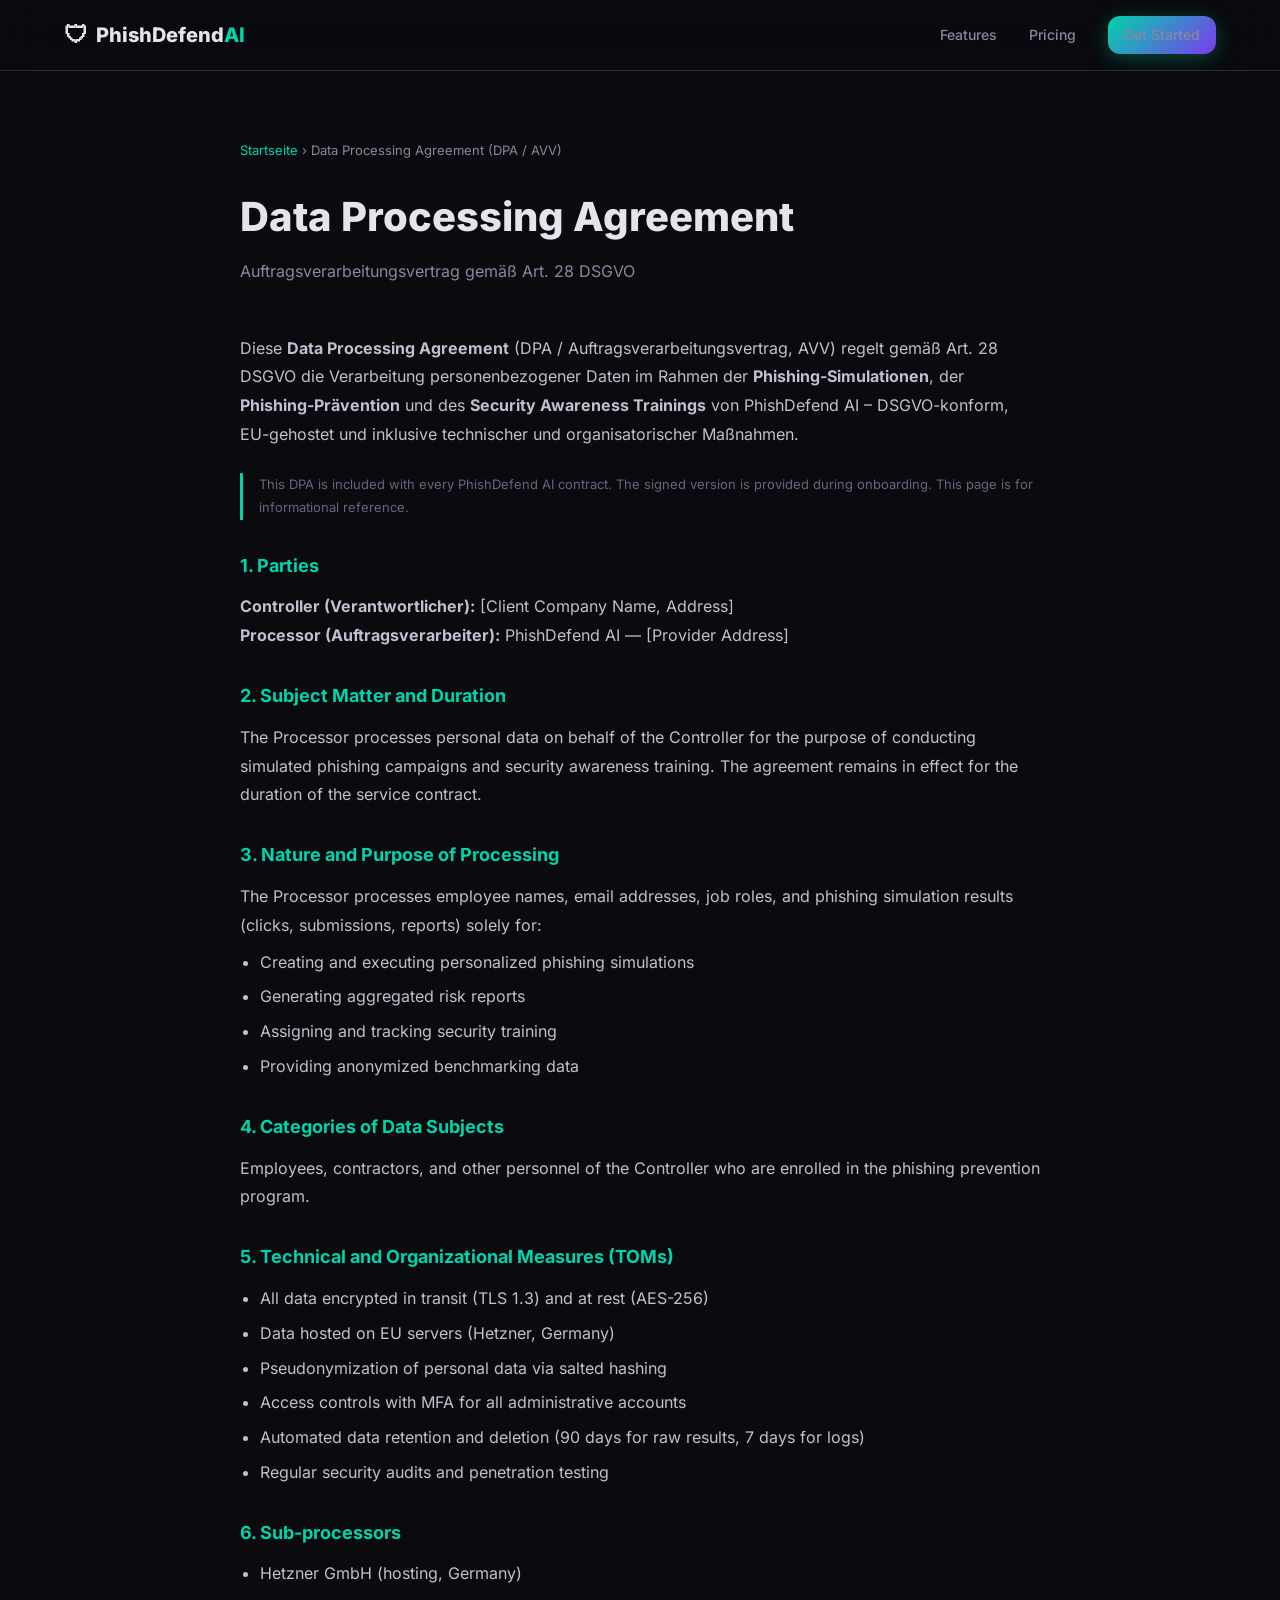
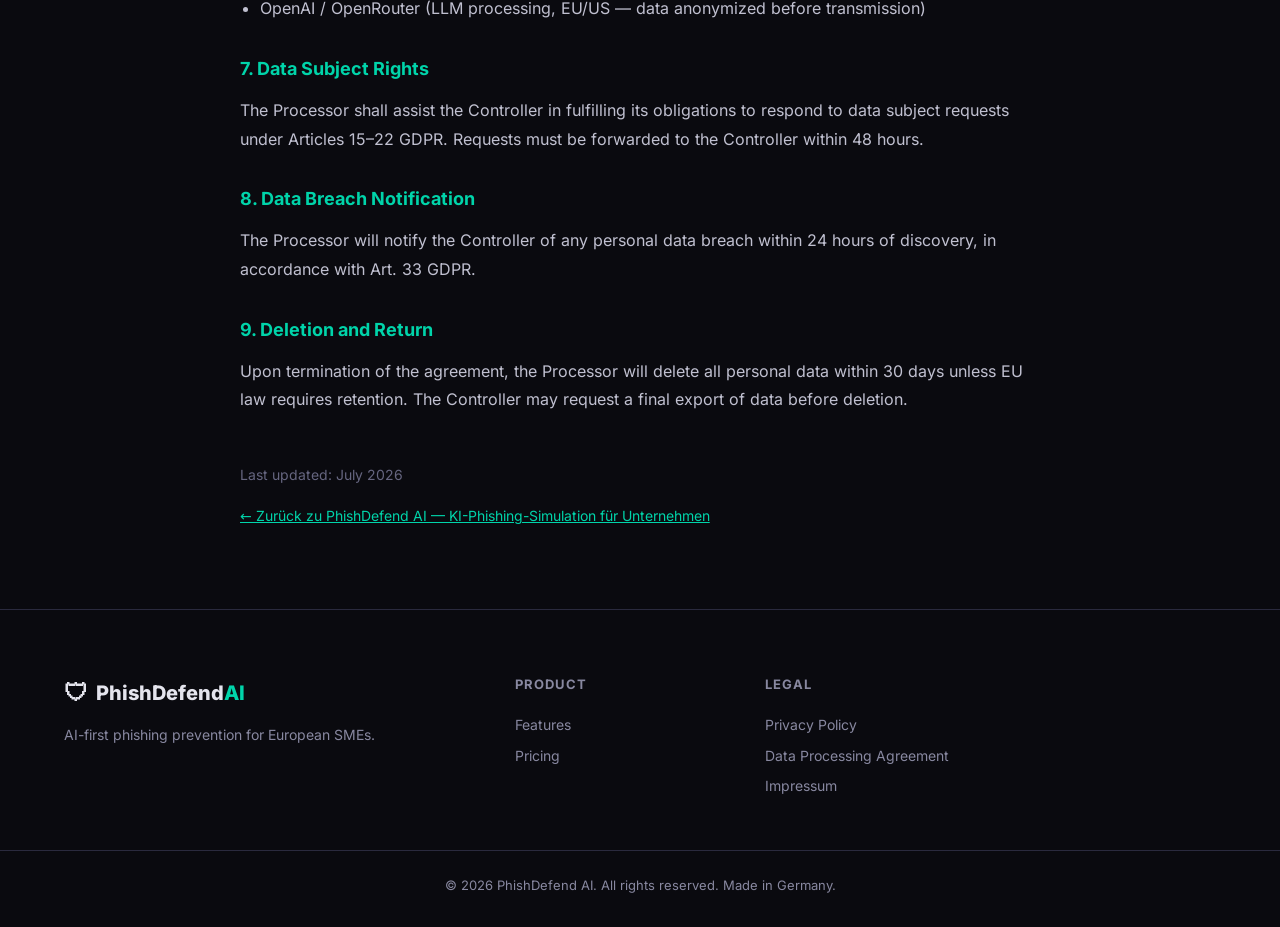
<file: static/dpa.html>
<!DOCTYPE html>
<html lang="de">
<head>
  <meta charset="UTF-8">
  <meta name="viewport" content="width=device-width, initial-scale=1.0">
  <title>Data Processing Agreement — PhishDefend AI | Art. 28 DSGVO</title>
  <meta name="description" content="Auftragsverarbeitungsvertrag (DPA/AVV) nach Art. 28 DSGVO für PhishDefend AI. Datenverarbeitung für Phishing-Simulation &amp; Security Awareness.">
  <meta name="robots" content="index, follow">
  <link rel="canonical" href="https://phishdefend-ai.vercel.app/data-processing-agreement">
  <link rel="alternate" hreflang="de" href="https://phishdefend-ai.vercel.app/data-processing-agreement">
  <link rel="alternate" hreflang="x-default" href="https://phishdefend-ai.vercel.app/data-processing-agreement">
  <meta property="og:title" content="DPA — PhishDefend AI | Data Processing Agreement">
  <meta property="og:description" content="Art. 28 DSGVO Auftragsverarbeitungsvertrag für die PhishDefend AI Plattform.">
  <meta property="og:url" content="https://phishdefend-ai.vercel.app/data-processing-agreement">
  <meta property="og:type" content="website">
  <meta property="og:site_name" content="PhishDefend AI">
  <meta property="og:image" content="https://phishdefend-ai.vercel.app/og-image.png">
  <meta property="og:image:width" content="1200">
  <meta property="og:image:height" content="630">
  <meta property="og:image:alt" content="PhishDefend AI — KI-gestützte Phishing-Prävention für europäische KMU">
  <meta name="twitter:card" content="summary">
  <meta name="twitter:title" content="DPA — PhishDefend AI">
  <meta name="twitter:description" content="Auftragsverarbeitungsvertrag Art. 28 DSGVO für PhishDefend AI.">
  <meta name="twitter:image" content="https://phishdefend-ai.vercel.app/og-image.png">
  <script type="application/ld+json">
  {
    "@context": "https://schema.org",
    "@type": "Organization",
    "@id": "https://phishdefend-ai.vercel.app/#organization",
    "name": "PhishDefend AI",
    "alternateName": ["PhishDefend", "PhishDefend AI"],
    "url": "https://phishdefend-ai.vercel.app/",
    "description": "KI-gestützte Phishing-Simulation und Security Awareness Training Plattform für europäische KMU.",
    "address": { "@type": "PostalAddress", "addressCountry": "DE" }
  }
  </script>
  <script type="application/ld+json">
  {
    "@context": "https://schema.org",
    "@type": "BreadcrumbList",
    "@id": "https://phishdefend-ai.vercel.app/data-processing-agreement#breadcrumb",
    "itemListElement": [
      {
        "@type": "ListItem",
        "position": 1,
        "name": "Startseite",
        "item": "https://phishdefend-ai.vercel.app/"
      },
      {
        "@type": "ListItem",
        "position": 2,
        "name": "Data Processing Agreement (DPA / AVV)",
        "item": "https://phishdefend-ai.vercel.app/data-processing-agreement"
      }
    ]
  }
  </script>
  <link rel="preload" as="font" type="font/woff2" href="/fonts/inter-variable.woff2" crossorigin>
  <link rel="stylesheet" href="style.min.css">
  <style>
    .legal-page { padding: 140px 0 80px; max-width: 800px; margin: 0 auto; }
    .legal-page h1 { font-size: 2.5rem; font-weight: 800; margin-bottom: 8px; }
    .legal-page .subtitle { color: #8888a0; margin-bottom: 48px; }
    .legal-page h2 { font-size: 1.125rem; font-weight: 700; margin: 32px 0 12px; color: #00d4aa; }
    .legal-page h3 { font-size: 1rem; font-weight: 600; margin: 24px 0 8px; color: #c0c0d0; }
    .legal-page p { color: #c0c0d0; line-height: 1.8; }
    .legal-page ul { padding-left: 20px; margin: 8px 0; color: #c0c0d0; }
    .legal-page li { line-height: 1.8; margin-bottom: 6px; }
    .legal-page .note { font-size: 0.8125rem; color: #666680; border-left: 3px solid #00d4aa; padding-left: 16px; margin: 24px 0; }
    .breadcrumb { font-size: 0.8125rem; color: #8888a0; margin-bottom: 24px; }
    .breadcrumb a { color: #00d4aa; text-decoration: none; }
    .breadcrumb a:hover { text-decoration: underline; }
    @media (max-width: 768px) { .legal-page { padding: 100px 16px 60px; } }
  </style>
</head>
<body>
  <nav class="navbar">
    <div class="nav-container">
      <a href="/" class="nav-logo">
        <span class="logo-icon">&#x1F6E1;</span>
        <span>PhishDefend<span class="text-accent">AI</span></span>
      </a>
      <ul class="nav-links">
        <li><a href="/#features">Features</a></li>
        <li><a href="/#pricing">Pricing</a></li>
        <li><a href="/#contact" class="btn btn-sm btn-primary">Get Started</a></li>
      </ul>
    </div>
  </nav>

  <main class="legal-page">
    <nav class="breadcrumb"><a href="/">Startseite</a> &rsaquo; Data Processing Agreement (DPA / AVV)</nav>
    <h1>Data Processing Agreement</h1>
    <p class="subtitle">Auftragsverarbeitungsvertrag gemäß Art. 28 DSGVO</p>

    <p>Diese <strong>Data Processing Agreement</strong> (DPA / Auftragsverarbeitungsvertrag, AVV) regelt gemäß Art. 28 DSGVO die Verarbeitung personenbezogener Daten im Rahmen der <strong>Phishing-Simulationen</strong>, der <strong>Phishing-Prävention</strong> und des <strong>Security Awareness Trainings</strong> von PhishDefend AI &ndash; DSGVO-konform, EU-gehostet und inklusive technischer und organisatorischer Maßnahmen.</p>

    <p class="note">This DPA is included with every PhishDefend AI contract. The signed version is provided during onboarding. This page is for informational reference.</p>

    <h2>1. Parties</h2>
    <p><strong>Controller (Verantwortlicher):</strong> [Client Company Name, Address]</p>
    <p><strong>Processor (Auftragsverarbeiter):</strong> PhishDefend AI — [Provider Address]</p>

    <h2>2. Subject Matter and Duration</h2>
    <p>The Processor processes personal data on behalf of the Controller for the purpose of conducting simulated phishing campaigns and security awareness training. The agreement remains in effect for the duration of the service contract.</p>

    <h2>3. Nature and Purpose of Processing</h2>
    <p>The Processor processes employee names, email addresses, job roles, and phishing simulation results (clicks, submissions, reports) solely for:</p>
    <ul>
      <li>Creating and executing personalized phishing simulations</li>
      <li>Generating aggregated risk reports</li>
      <li>Assigning and tracking security training</li>
      <li>Providing anonymized benchmarking data</li>
    </ul>

    <h2>4. Categories of Data Subjects</h2>
    <p>Employees, contractors, and other personnel of the Controller who are enrolled in the phishing prevention program.</p>

    <h2>5. Technical and Organizational Measures (TOMs)</h2>
    <ul>
      <li>All data encrypted in transit (TLS 1.3) and at rest (AES-256)</li>
      <li>Data hosted on EU servers (Hetzner, Germany)</li>
      <li>Pseudonymization of personal data via salted hashing</li>
      <li>Access controls with MFA for all administrative accounts</li>
      <li>Automated data retention and deletion (90 days for raw results, 7 days for logs)</li>
      <li>Regular security audits and penetration testing</li>
    </ul>

    <h2>6. Sub-processors</h2>
    <ul>
      <li>Hetzner GmbH (hosting, Germany)</li>
      <li>OpenAI / OpenRouter (LLM processing, EU/US — data anonymized before transmission)</li>
    </ul>

    <h2>7. Data Subject Rights</h2>
    <p>The Processor shall assist the Controller in fulfilling its obligations to respond to data subject requests under Articles 15–22 GDPR. Requests must be forwarded to the Controller within 48 hours.</p>

    <h2>8. Data Breach Notification</h2>
    <p>The Processor will notify the Controller of any personal data breach within 24 hours of discovery, in accordance with Art. 33 GDPR.</p>

    <h2>9. Deletion and Return</h2>
    <p>Upon termination of the agreement, the Processor will delete all personal data within 30 days unless EU law requires retention. The Controller may request a final export of data before deletion.</p>

    <p style="margin-top:48px;color:#666680;font-size:0.875rem;">Last updated: July 2026</p>
    <p style="margin-top:16px;color:#666680;font-size:0.875rem;">
      <a href="/" style="color:#00d4aa;">&#8592; Zurück zu PhishDefend AI — KI-Phishing-Simulation für Unternehmen</a>
    </p>
  </main>

  <footer class="footer">
    <div class="container footer-grid">
      <div class="footer-brand">
        <a href="/" class="nav-logo"><span class="logo-icon">&#x1F6E1;</span><span>PhishDefend<span class="text-accent">AI</span></span></a>
        <p>AI-first phishing prevention for European SMEs.</p>
      </div>
      <div class="footer-links">
        <h3>Product</h3>
        <a href="/#features">Features</a>
        <a href="/#pricing">Pricing</a>
      </div>
      <div class="footer-links">
        <h3>Legal</h3>
        <a href="/privacy">Privacy Policy</a>
        <a href="/data-processing-agreement">Data Processing Agreement</a>
        <a href="/impressum">Impressum</a>
      </div>
    </div>
    <div class="footer-bottom">
      <p>&copy; 2026 PhishDefend AI. All rights reserved. Made in Germany.</p>
    </div>
  </footer>
</body>
</html>
</file>
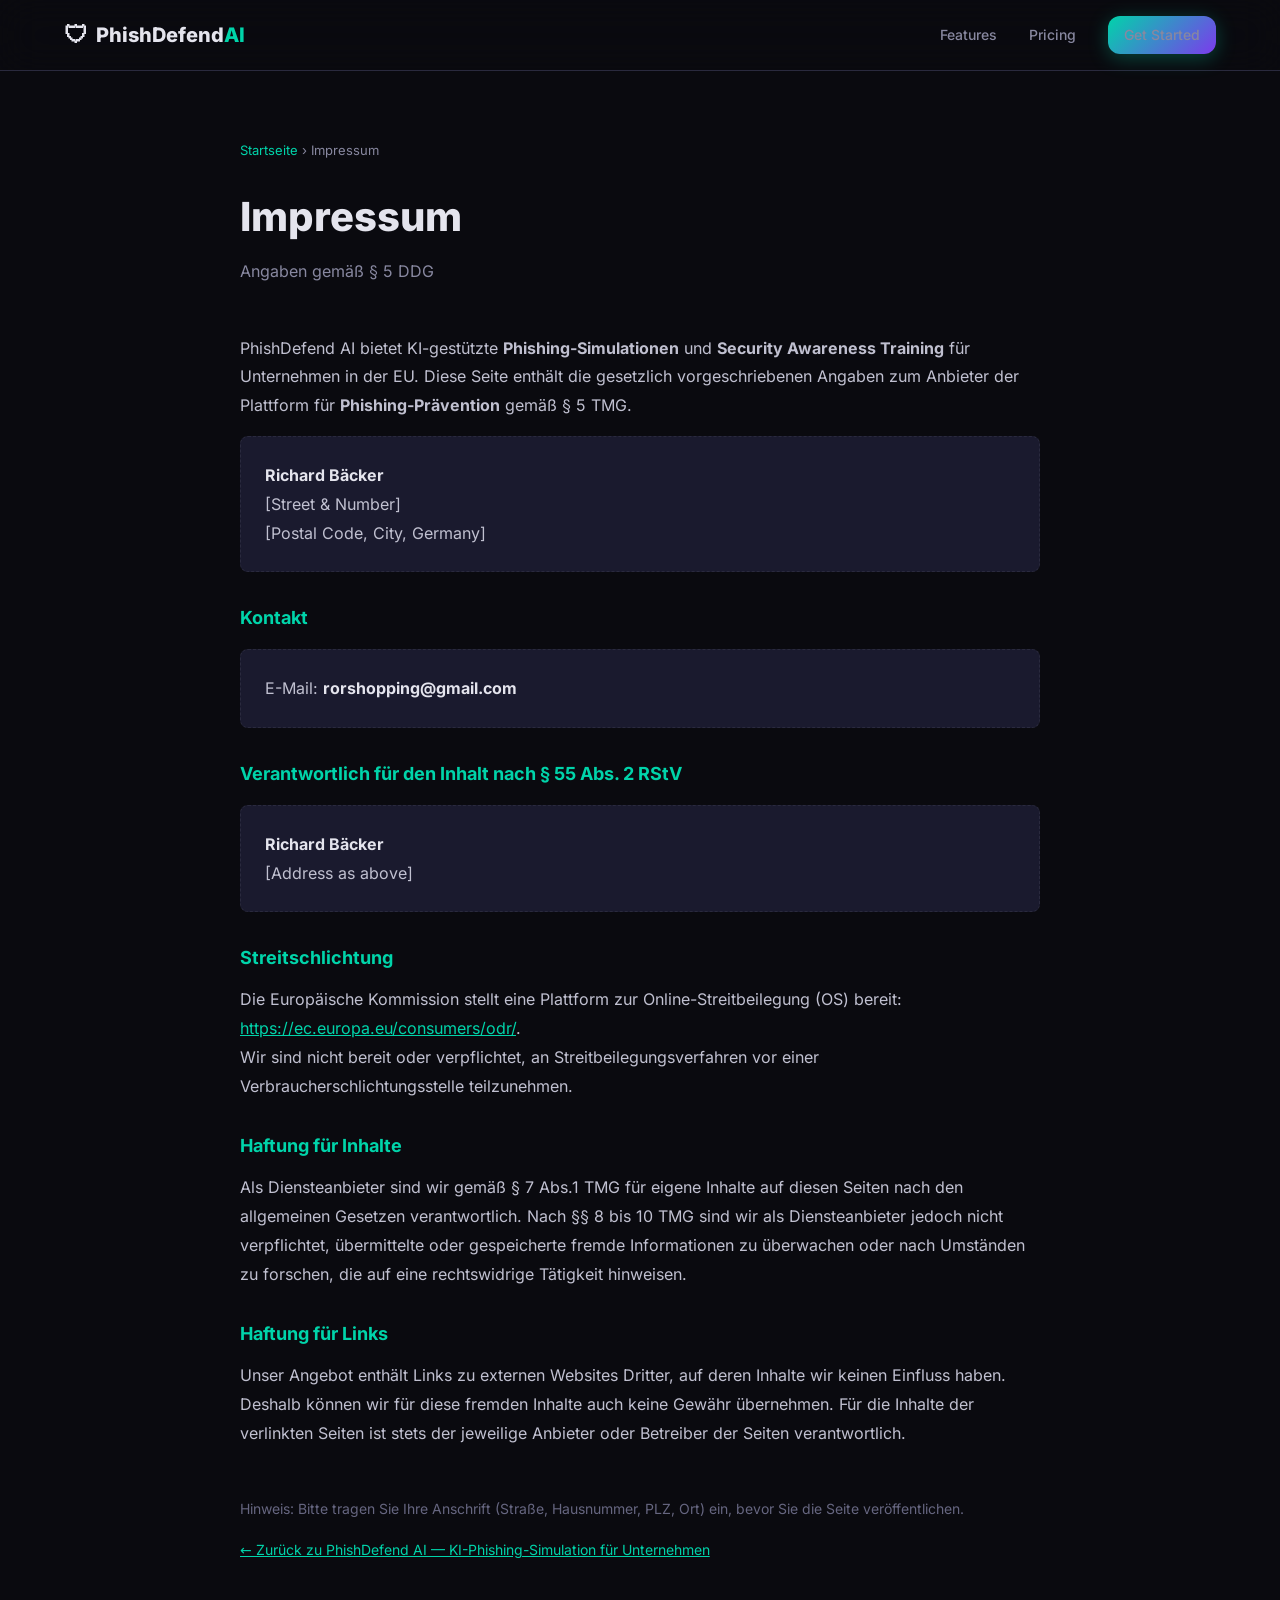
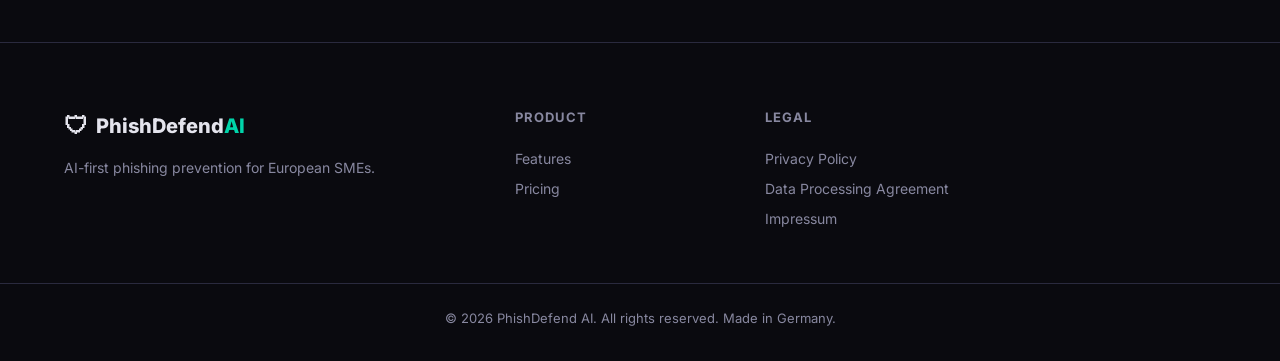
<file: static/impressum.html>
<!DOCTYPE html>
<html lang="de">
<head>
  <meta charset="UTF-8">
  <meta name="viewport" content="width=device-width, initial-scale=1.0">
  <title>Impressum — PhishDefend AI | Phishing Prevention Platform</title>
  <meta name="description" content="Impressum gemäß § 5 TMG für PhishDefend AI – KI-Plattform für Phishing-Prävention, Phishing-Simulation &amp; Security Awareness Training.">
  <meta name="robots" content="index, follow">
  <link rel="canonical" href="https://phishdefend-ai.vercel.app/impressum">
  <link rel="alternate" hreflang="de" href="https://phishdefend-ai.vercel.app/impressum">
  <link rel="alternate" hreflang="x-default" href="https://phishdefend-ai.vercel.app/impressum">
  <meta property="og:title" content="Impressum — PhishDefend AI">
  <meta property="og:description" content="Rechtliche Angaben zum Betreiber von PhishDefend AI, der Plattform für automatisierte Phishing-Prävention.">
  <meta property="og:url" content="https://phishdefend-ai.vercel.app/impressum">
  <meta property="og:type" content="website">
  <meta property="og:site_name" content="PhishDefend AI">
  <meta property="og:image" content="https://phishdefend-ai.vercel.app/og-image.png">
  <meta property="og:image:width" content="1200">
  <meta property="og:image:height" content="630">
  <meta property="og:image:alt" content="PhishDefend AI — KI-gestützte Phishing-Prävention für europäische KMU">
  <meta name="twitter:card" content="summary">
  <meta name="twitter:title" content="Impressum — PhishDefend AI">
  <meta name="twitter:description" content="Rechtliche Angaben zum Betreiber von PhishDefend AI.">
  <meta name="twitter:image" content="https://phishdefend-ai.vercel.app/og-image.png">
  <script type="application/ld+json">
  {
    "@context": "https://schema.org",
    "@type": "Organization",
    "@id": "https://phishdefend-ai.vercel.app/#organization",
    "name": "PhishDefend AI",
    "alternateName": ["PhishDefend", "PhishDefend AI"],
    "url": "https://phishdefend-ai.vercel.app/",
    "description": "KI-gestützte Phishing-Simulation und Security Awareness Training Plattform für europäische KMU.",
    "address": { "@type": "PostalAddress", "addressCountry": "DE" }
  }
  </script>
  <script type="application/ld+json">
  {
    "@context": "https://schema.org",
    "@type": "BreadcrumbList",
    "@id": "https://phishdefend-ai.vercel.app/impressum#breadcrumb",
    "itemListElement": [
      {
        "@type": "ListItem",
        "position": 1,
        "name": "Startseite",
        "item": "https://phishdefend-ai.vercel.app/"
      },
      {
        "@type": "ListItem",
        "position": 2,
        "name": "Impressum",
        "item": "https://phishdefend-ai.vercel.app/impressum"
      }
    ]
  }
  </script>
  <link rel="preload" as="font" type="font/woff2" href="/fonts/inter-variable.woff2" crossorigin>
  <link rel="stylesheet" href="style.min.css">
  <style>
    .legal-page { padding: 140px 0 80px; max-width: 800px; margin: 0 auto; }
    .legal-page h1 { font-size: 2.5rem; font-weight: 800; margin-bottom: 8px; }
    .legal-page .subtitle { color: #8888a0; margin-bottom: 48px; }
    .legal-page h2 { font-size: 1.125rem; font-weight: 700; margin: 32px 0 12px; color: #00d4aa; }
    .legal-page p, .legal-page address { color: #c0c0d0; line-height: 1.8; font-style: normal; }
    .legal-page .placeholder { background: #1a1a2e; border: 1px dashed #2a2a3e; border-radius: 8px; padding: 24px; margin: 16px 0; color: #8888a0; }
    .legal-page .placeholder strong { color: #e4e4ed; }
    .legal-page .note { font-size: 0.8125rem; color: #666680; border-left: 3px solid #00d4aa; padding-left: 16px; margin: 24px 0; }
    .breadcrumb { font-size: 0.8125rem; color: #8888a0; margin-bottom: 24px; }
    .breadcrumb a { color: #00d4aa; text-decoration: none; }
    .breadcrumb a:hover { text-decoration: underline; }
    @media (max-width: 768px) { .legal-page { padding: 100px 16px 60px; } }
  </style>
</head>
<body>
  <nav class="navbar">
    <div class="nav-container">
      <a href="/" class="nav-logo">
        <span class="logo-icon">&#x1F6E1;</span>
        <span>PhishDefend<span class="text-accent">AI</span></span>
      </a>
      <ul class="nav-links">
        <li><a href="/#features">Features</a></li>
        <li><a href="/#pricing">Pricing</a></li>
        <li><a href="/#contact" class="btn btn-sm btn-primary">Get Started</a></li>
      </ul>
    </div>
  </nav>

  <main class="legal-page">
    <nav class="breadcrumb"><a href="/">Startseite</a> &rsaquo; Impressum</nav>
    <h1>Impressum</h1>
    <p class="subtitle">Angaben gemäß § 5 DDG</p>

    <p>PhishDefend AI bietet KI-gestützte <strong>Phishing-Simulationen</strong> und <strong>Security Awareness Training</strong> für Unternehmen in der EU. Diese Seite enthält die gesetzlich vorgeschriebenen Angaben zum Anbieter der Plattform für <strong>Phishing-Prävention</strong> gemäß § 5 TMG.</p>

    <div class="placeholder">
      <p><strong>Richard Bäcker</strong></p>
      <p>[Street & Number]</p>
      <p>[Postal Code, City, Germany]</p>
    </div>

    <h2>Kontakt</h2>
    <div class="placeholder">
      <p>E-Mail: <strong>rorshopping@gmail.com</strong></p>
    </div>

    <h2>Verantwortlich für den Inhalt nach § 55 Abs. 2 RStV</h2>
    <div class="placeholder">
      <p><strong>Richard Bäcker</strong></p>
      <p>[Address as above]</p>
    </div>

    <h2>Streitschlichtung</h2>
    <p>Die Europäische Kommission stellt eine Plattform zur Online-Streitbeilegung (OS) bereit: <a href="https://ec.europa.eu/consumers/odr/" target="_blank" rel="noopener noreferrer" style="color:#00d4aa;">https://ec.europa.eu/consumers/odr/</a>.</p>
    <p>Wir sind nicht bereit oder verpflichtet, an Streitbeilegungsverfahren vor einer Verbraucherschlichtungsstelle teilzunehmen.</p>

    <h2>Haftung für Inhalte</h2>
    <p>Als Diensteanbieter sind wir gemäß § 7 Abs.1 TMG für eigene Inhalte auf diesen Seiten nach den allgemeinen Gesetzen verantwortlich. Nach §§ 8 bis 10 TMG sind wir als Diensteanbieter jedoch nicht verpflichtet, übermittelte oder gespeicherte fremde Informationen zu überwachen oder nach Umständen zu forschen, die auf eine rechtswidrige Tätigkeit hinweisen.</p>

    <h2>Haftung für Links</h2>
    <p>Unser Angebot enthält Links zu externen Websites Dritter, auf deren Inhalte wir keinen Einfluss haben. Deshalb können wir für diese fremden Inhalte auch keine Gewähr übernehmen. Für die Inhalte der verlinkten Seiten ist stets der jeweilige Anbieter oder Betreiber der Seiten verantwortlich.</p>

    <p style="margin-top:48px;color:#666680;font-size:0.875rem;">
      Hinweis: Bitte tragen Sie Ihre Anschrift (Straße, Hausnummer, PLZ, Ort) ein, bevor Sie die Seite veröffentlichen.
    </p>
    <p style="margin-top:16px;color:#666680;font-size:0.875rem;">
      <a href="/" style="color:#00d4aa;">&#8592; Zurück zu PhishDefend AI — KI-Phishing-Simulation für Unternehmen</a>
    </p>
  </main>

  <footer class="footer">
    <div class="container footer-grid">
      <div class="footer-brand">
        <a href="/" class="nav-logo"><span class="logo-icon">&#x1F6E1;</span><span>PhishDefend<span class="text-accent">AI</span></span></a>
        <p>AI-first phishing prevention for European SMEs.</p>
      </div>
      <div class="footer-links">
        <h3>Product</h3>
        <a href="/#features">Features</a>
        <a href="/#pricing">Pricing</a>
      </div>
      <div class="footer-links">
        <h3>Legal</h3>
        <a href="/privacy">Privacy Policy</a>
        <a href="/data-processing-agreement">Data Processing Agreement</a>
        <a href="/impressum">Impressum</a>
      </div>
    </div>
    <div class="footer-bottom">
      <p>&copy; 2026 PhishDefend AI. All rights reserved. Made in Germany.</p>
    </div>
  </footer>
</body>
</html>
</file>
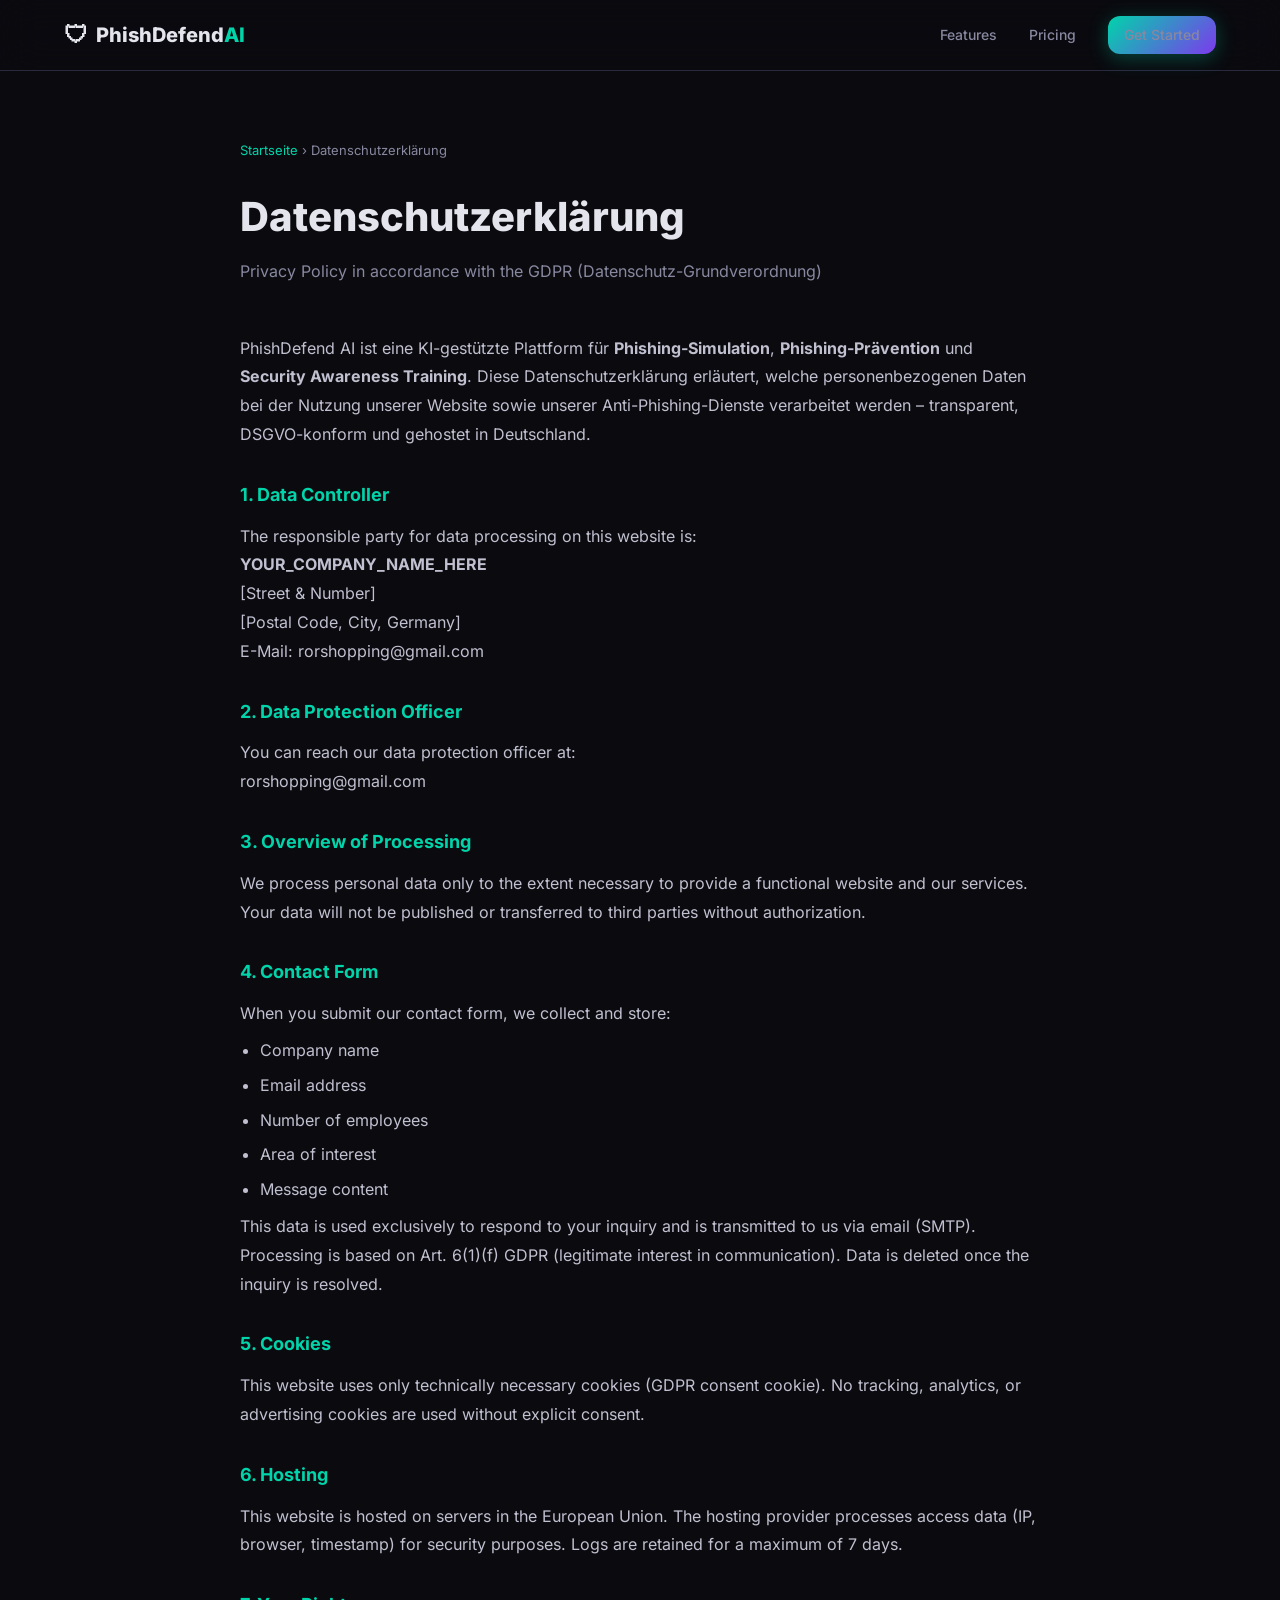
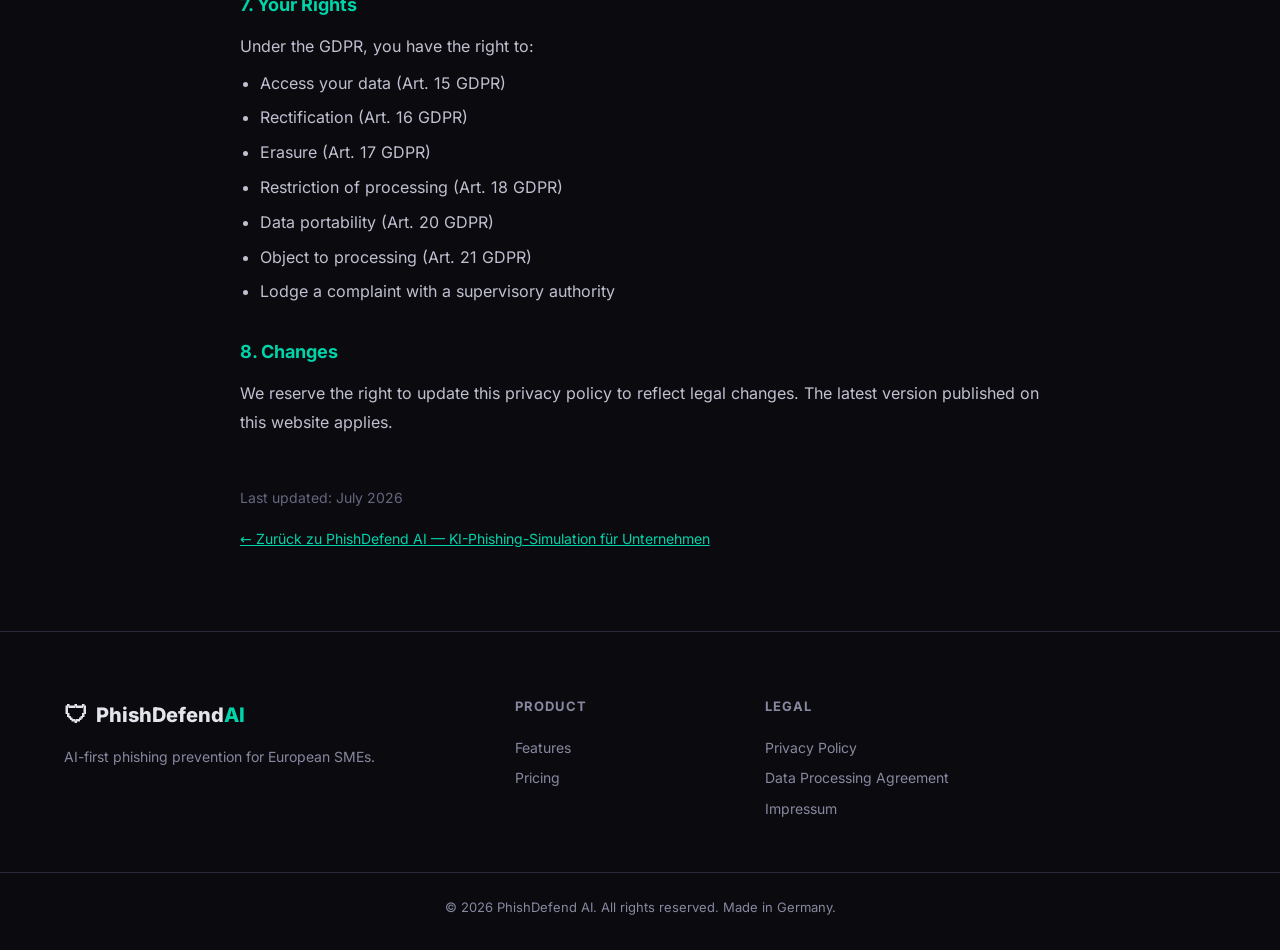
<file: static/privacy.html>
<!DOCTYPE html>
<html lang="de">
<head>
  <meta charset="UTF-8">
  <meta name="viewport" content="width=device-width, initial-scale=1.0">
  <title>Datenschutzerklärung — PhishDefend AI | Privacy Policy</title>
  <meta name="description" content="DSGVO-Datenschutzerklärung für PhishDefend AI – Phishing-Simulation &amp; Security Awareness Training. Cookies &amp; Rechte im Überblick.">
  <meta name="robots" content="index, follow">
  <link rel="canonical" href="https://phishdefend-ai.vercel.app/privacy">
  <link rel="alternate" hreflang="de" href="https://phishdefend-ai.vercel.app/privacy">
  <link rel="alternate" hreflang="x-default" href="https://phishdefend-ai.vercel.app/privacy">
  <meta property="og:title" content="Datenschutzerklärung — PhishDefend AI">
  <meta property="og:description" content="DSGVO-konforme Datenschutzerklärung für die PhishDefend AI Plattform.">
  <meta property="og:url" content="https://phishdefend-ai.vercel.app/privacy">
  <meta property="og:type" content="website">
  <meta property="og:site_name" content="PhishDefend AI">
  <meta property="og:image" content="https://phishdefend-ai.vercel.app/og-image.png">
  <meta property="og:image:width" content="1200">
  <meta property="og:image:height" content="630">
  <meta property="og:image:alt" content="PhishDefend AI — KI-gestützte Phishing-Prävention für europäische KMU">
  <meta name="twitter:card" content="summary">
  <meta name="twitter:title" content="Datenschutzerklärung — PhishDefend AI">
  <meta name="twitter:description" content="DSGVO-Datenschutzerklärung für PhishDefend AI.">
  <meta name="twitter:image" content="https://phishdefend-ai.vercel.app/og-image.png">
  <script type="application/ld+json">
  {
    "@context": "https://schema.org",
    "@type": "Organization",
    "@id": "https://phishdefend-ai.vercel.app/#organization",
    "name": "PhishDefend AI",
    "alternateName": ["PhishDefend", "PhishDefend AI"],
    "url": "https://phishdefend-ai.vercel.app/",
    "description": "KI-gestützte Phishing-Simulation und Security Awareness Training Plattform für europäische KMU.",
    "address": { "@type": "PostalAddress", "addressCountry": "DE" }
  }
  </script>
  <script type="application/ld+json">
  {
    "@context": "https://schema.org",
    "@type": "BreadcrumbList",
    "@id": "https://phishdefend-ai.vercel.app/privacy#breadcrumb",
    "itemListElement": [
      {
        "@type": "ListItem",
        "position": 1,
        "name": "Startseite",
        "item": "https://phishdefend-ai.vercel.app/"
      },
      {
        "@type": "ListItem",
        "position": 2,
        "name": "Datenschutzerklärung",
        "item": "https://phishdefend-ai.vercel.app/privacy"
      }
    ]
  }
  </script>
  <link rel="preload" as="font" type="font/woff2" href="/fonts/inter-variable.woff2" crossorigin>
  <link rel="stylesheet" href="style.min.css">
  <style>
    .legal-page { padding: 140px 0 80px; max-width: 800px; margin: 0 auto; }
    .legal-page h1 { font-size: 2.5rem; font-weight: 800; margin-bottom: 8px; }
    .legal-page .subtitle { color: #8888a0; margin-bottom: 48px; }
    .legal-page h2 { font-size: 1.125rem; font-weight: 700; margin: 32px 0 12px; color: #00d4aa; }
    .legal-page h3 { font-size: 1rem; font-weight: 600; margin: 24px 0 8px; color: #c0c0d0; }
    .legal-page p, .legal-page li { color: #c0c0d0; line-height: 1.8; }
    .legal-page ul { padding-left: 20px; margin: 8px 0; }
    .legal-page li { margin-bottom: 6px; }
    .legal-page a { color: #00d4aa; }
    .breadcrumb { font-size: 0.8125rem; color: #8888a0; margin-bottom: 24px; }
    .breadcrumb a { color: #00d4aa; text-decoration: none; }
    .breadcrumb a:hover { text-decoration: underline; }
    @media (max-width: 768px) { .legal-page { padding: 100px 16px 60px; } }
  </style>
</head>
<body>
  <nav class="navbar">
    <div class="nav-container">
      <a href="/" class="nav-logo">
        <span class="logo-icon">&#x1F6E1;</span>
        <span>PhishDefend<span class="text-accent">AI</span></span>
      </a>
      <ul class="nav-links">
        <li><a href="/#features">Features</a></li>
        <li><a href="/#pricing">Pricing</a></li>
        <li><a href="/#contact" class="btn btn-sm btn-primary">Get Started</a></li>
      </ul>
    </div>
  </nav>

  <main class="legal-page">
    <nav class="breadcrumb"><a href="/">Startseite</a> &rsaquo; Datenschutzerklärung</nav>
    <h1>Datenschutzerklärung</h1>
    <p class="subtitle">Privacy Policy in accordance with the GDPR (Datenschutz-Grundverordnung)</p>

    <p>PhishDefend AI ist eine KI-gestützte Plattform für <strong>Phishing-Simulation</strong>, <strong>Phishing-Prävention</strong> und <strong>Security Awareness Training</strong>. Diese Datenschutzerklärung erläutert, welche personenbezogenen Daten bei der Nutzung unserer Website sowie unserer Anti-Phishing-Dienste verarbeitet werden &ndash; transparent, DSGVO-konform und gehostet in Deutschland.</p>

    <h2>1. Data Controller</h2>
    <p>The responsible party for data processing on this website is:</p>
    <p><strong>YOUR_COMPANY_NAME_HERE</strong><br>[Street & Number]<br>[Postal Code, City, Germany]<br>E-Mail: rorshopping@gmail.com</p>

    <h2>2. Data Protection Officer</h2>
    <p>You can reach our data protection officer at:<br>rorshopping@gmail.com</p>

    <h2>3. Overview of Processing</h2>
    <p>We process personal data only to the extent necessary to provide a functional website and our services. Your data will not be published or transferred to third parties without authorization.</p>

    <h2>4. Contact Form</h2>
    <p>When you submit our contact form, we collect and store:</p>
    <ul>
      <li>Company name</li>
      <li>Email address</li>
      <li>Number of employees</li>
      <li>Area of interest</li>
      <li>Message content</li>
    </ul>
    <p>This data is used exclusively to respond to your inquiry and is transmitted to us via email (SMTP). Processing is based on Art. 6(1)(f) GDPR (legitimate interest in communication). Data is deleted once the inquiry is resolved.</p>

    <h2>5. Cookies</h2>
    <p>This website uses only technically necessary cookies (GDPR consent cookie). No tracking, analytics, or advertising cookies are used without explicit consent.</p>

    <h2>6. Hosting</h2>
    <p>This website is hosted on servers in the European Union. The hosting provider processes access data (IP, browser, timestamp) for security purposes. Logs are retained for a maximum of 7 days.</p>

    <h2>7. Your Rights</h2>
    <p>Under the GDPR, you have the right to:</p>
    <ul>
      <li>Access your data (Art. 15 GDPR)</li>
      <li>Rectification (Art. 16 GDPR)</li>
      <li>Erasure (Art. 17 GDPR)</li>
      <li>Restriction of processing (Art. 18 GDPR)</li>
      <li>Data portability (Art. 20 GDPR)</li>
      <li>Object to processing (Art. 21 GDPR)</li>
      <li>Lodge a complaint with a supervisory authority</li>
    </ul>

    <h2>8. Changes</h2>
    <p>We reserve the right to update this privacy policy to reflect legal changes. The latest version published on this website applies.</p>

    <p style="margin-top:48px;color:#666680;font-size:0.875rem;">Last updated: July 2026</p>
    <p style="margin-top:16px;color:#666680;font-size:0.875rem;">
      <a href="/" style="color:#00d4aa;">&#8592; Zurück zu PhishDefend AI — KI-Phishing-Simulation für Unternehmen</a>
    </p>
  </main>

  <footer class="footer">
    <div class="container footer-grid">
      <div class="footer-brand">
        <a href="/" class="nav-logo"><span class="logo-icon">&#x1F6E1;</span><span>PhishDefend<span class="text-accent">AI</span></span></a>
        <p>AI-first phishing prevention for European SMEs.</p>
      </div>
      <div class="footer-links">
        <h3>Product</h3>
        <a href="/#features">Features</a>
        <a href="/#pricing">Pricing</a>
      </div>
      <div class="footer-links">
        <h3>Legal</h3>
        <a href="/privacy">Privacy Policy</a>
        <a href="/data-processing-agreement">Data Processing Agreement</a>
        <a href="/impressum">Impressum</a>
      </div>
    </div>
    <div class="footer-bottom">
      <p>&copy; 2026 PhishDefend AI. All rights reserved. Made in Germany.</p>
    </div>
  </footer>
</body>
</html>
</file>
<file: style.min.css>
*,*::before,*::after{margin:0;padding:0;box-sizing:border-box;}:root{--bg:#0a0a0f;--bg-card:#111118;--bg-card-hover:#181825;--surface:#1a1a2e;--border:#2a2a3e;--text:#e4e4ed;--text-muted:#8888a0;--accent:#00d4aa;--accent-dim:rgba(0,212,170,0.15);--accent-glow:rgba(0,212,170,0.3);--gradient-1:#00d4aa;--gradient-2:#7c3aed;--gradient-3:#3b82f6;--radius:12px;--radius-lg:20px;}@font-face{font-family:'Inter';font-style:normal;font-weight:400 900;font-display:swap;src:url('/fonts/inter-variable.woff2') format('woff2');unicode-range:U+0000-00FF,U+0131,U+0152-0153,U+02BB-02BC,U+02C6,U+02DA,U+02DC,U+0304,U+0308,U+0329,U+2000-206F,U+20AC,U+2122,U+2191,U+2193,U+2212,U+2215,U+FEFF,U+FFFD;}@font-face{font-family:'JetBrains Mono';font-style:normal;font-weight:400 500;font-display:swap;src:url('/fonts/jetbrains-mono-variable.woff2') format('woff2');unicode-range:U+0000-00FF,U+0131,U+0152-0153,U+02BB-02BC,U+02C6,U+02DA,U+02DC,U+0304,U+0308,U+0329,U+2000-206F,U+20AC,U+2122,U+2191,U+2193,U+2212,U+2215,U+FEFF,U+FFFD;}@font-face{font-family:'Inter Fallback';font-style:normal;font-weight:400 900;src:local('Arial');size-adjust:108%;ascent-override:90%;descent-override:22%;line-gap-override:0%;}@font-face{font-family:'JetBrains Mono Fallback';font-style:normal;font-weight:400 500;src:local('Courier New');size-adjust:115%;ascent-override:82%;descent-override:24%;line-gap-override:0%;}html{scroll-behavior:smooth;scroll-padding-top:80px;}body{font-family:'Inter','Inter Fallback',system-ui,-apple-system,BlinkMacSystemFont,sans-serif;background:var(--bg);color:var(--text);line-height:1.6;-webkit-font-smoothing:antialiased;}.container{max-width:1200px;margin:0 auto;padding:0 24px;}.navbar{position:fixed;top:0;width:100%;z-index:100;background:rgba(10,10,15,0.8);backdrop-filter:blur(20px);-webkit-backdrop-filter:blur(20px);border-bottom:1px solid var(--border);}.nav-container{max-width:1200px;margin:0 auto;padding:16px 24px;display:flex;align-items:center;justify-content:space-between;}.nav-logo{display:flex;align-items:center;gap:8px;font-size:1.25rem;font-weight:800;text-decoration:none;color:var(--text);}.logo-icon{font-size:1.5rem;}.text-accent{color:var(--accent);}.nav-links{display:flex;align-items:center;gap:32px;list-style:none;}.nav-links a{text-decoration:none;color:var(--text-muted);font-size:0.875rem;font-weight:500;transition:color 0.2s;}.nav-links a:hover{color:var(--text);}.nav-toggle{display:none;flex-direction:column;gap:5px;background:none;border:none;cursor:pointer;padding:4px;}.nav-toggle span{display:block;width:24px;height:2px;background:var(--text);border-radius:2px;transition:0.3s;}.btn{display:inline-flex;align-items:center;justify-content:center;gap:8px;font-family:inherit;font-weight:600;border:none;cursor:pointer;text-decoration:none;transition:all 0.3s;border-radius:var(--radius);font-size:0.875rem;padding:10px 20px;}.btn-sm{padding:8px 16px;font-size:0.8125rem;}.btn-lg{padding:14px 32px;font-size:1rem;}.btn-block{width:100%;}.btn-primary{background:linear-gradient(135deg,var(--gradient-1),var(--gradient-2));color:#fff;box-shadow:0 4px 20px var(--accent-glow);}.btn-primary:hover{transform:translateY(-2px);box-shadow:0 8px 30px var(--accent-glow);}.btn-outline{background:transparent;color:var(--text);border:1px solid var(--border);}.btn-outline:hover{border-color:var(--accent);color:var(--accent);transform:translateY(-2px);}.hero{min-height:100vh;display:flex;align-items:center;justify-content:center;position:relative;overflow:hidden;padding-top:80px;}.hero-bg{position:absolute;inset:0;background:radial-gradient(ellipse at 20% 50%,rgba(0,212,170,0.08) 0%,transparent 50%),radial-gradient(ellipse at 80% 20%,rgba(124,58,237,0.08) 0%,transparent 50%),radial-gradient(ellipse at 50% 80%,rgba(59,130,246,0.06) 0%,transparent 50%);pointer-events:none;}.hero-content{text-align:center;position:relative;z-index:1;max-width:900px;}.hero-badge{display:inline-flex;padding:8px 16px;border-radius:100px;font-size:0.8125rem;font-weight:500;color:var(--accent);background:var(--accent-dim);border:1px solid rgba(0,212,170,0.2);margin-bottom:24px;letter-spacing:0.02em;}.hero-title{font-size:clamp(2.5rem,6vw,4rem);font-weight:900;line-height:1.1;margin-bottom:24px;letter-spacing:-0.03em;}.text-gradient{background:linear-gradient(135deg,var(--gradient-1),var(--gradient-2),var(--gradient-3));-webkit-background-clip:text;-webkit-text-fill-color:transparent;background-clip:text;}.hero-subtitle{font-size:1.125rem;color:var(--text-muted);max-width:640px;margin:0 auto 40px;line-height:1.7;}.hero-actions{display:flex;gap:16px;justify-content:center;flex-wrap:wrap;margin-bottom:64px;}.hero-stats{display:flex;gap:48px;justify-content:center;flex-wrap:wrap;}.stat{display:flex;flex-direction:column;align-items:center;gap:4px;}.stat-number{font-size:1.75rem;font-weight:800;color:var(--accent);font-family:'JetBrains Mono','JetBrains Mono Fallback',monospace;}.stat-label{font-size:0.8125rem;color:var(--text-muted);}.scroll-indicator{position:absolute;bottom:32px;left:50%;transform:translateX(-50%);color:var(--text-muted);animation:bounce 2s infinite;opacity:0.5;}@keyframes bounce{0%,100%{transform:translateX(-50%) translateY(0);}50%{transform:translateX(-50%) translateY(8px);}}.section{padding:120px 0;position:relative;}.section-dark{background:var(--bg-card);}.section-header{text-align:center;margin-bottom:64px;}.section-tag{display:inline-flex;padding:6px 14px;border-radius:100px;font-size:0.75rem;font-weight:600;color:var(--accent);background:var(--accent-dim);border:1px solid rgba(0,212,170,0.15);margin-bottom:16px;text-transform:uppercase;letter-spacing:0.08em;}.section-title{font-size:clamp(2rem,4vw,2.75rem);font-weight:800;line-height:1.15;letter-spacing:-0.02em;margin-bottom:16px;}.section-desc{color:var(--text-muted);font-size:1.125rem;max-width:560px;margin:0 auto;}.features-grid{display:grid;grid-template-columns:repeat(auto-fit,minmax(320px,1fr));gap:24px;}.feature-card{background:var(--bg-card);border:1px solid var(--border);border-radius:var(--radius-lg);padding:32px;transition:all 0.3s;}.feature-card:hover{background:var(--bg-card-hover);border-color:rgba(0,212,170,0.2);transform:translateY(-4px);box-shadow:0 20px 40px rgba(0,0,0,0.3);}.feature-icon{font-size:2rem;margin-bottom:16px;}.feature-card h3{font-size:1.125rem;font-weight:700;margin-bottom:12px;}.feature-card p{color:var(--text-muted);font-size:0.9375rem;line-height:1.7;}.steps{display:grid;grid-template-columns:1fr auto 1fr auto 1fr auto 1fr;align-items:start;gap:0;max-width:1100px;margin:0 auto;}.step{background:var(--bg);border:1px solid var(--border);border-radius:var(--radius-lg);padding:32px;transition:all 0.3s;}.step:hover{border-color:rgba(0,212,170,0.2);transform:translateY(-4px);}.step-number{font-family:'JetBrains Mono','JetBrains Mono Fallback',monospace;font-size:0.75rem;font-weight:700;color:var(--accent);margin-bottom:12px;letter-spacing:0.1em;}.step h3{font-size:1.125rem;font-weight:700;margin-bottom:12px;}.step p{color:var(--text-muted);font-size:0.875rem;line-height:1.7;}.step-connector{width:40px;height:2px;background:linear-gradient(90deg,var(--accent),transparent);margin-top:48px;}.pricing-grid{display:grid;grid-template-columns:repeat(auto-fit,minmax(300px,1fr));gap:24px;align-items:start;}.pricing-card{background:var(--bg-card);border:1px solid var(--border);border-radius:var(--radius-lg);padding:40px 32px;position:relative;transition:all 0.3s;}.pricing-card:hover{border-color:rgba(0,212,170,0.2);transform:translateY(-4px);}.pricing-featured{border-color:var(--accent);box-shadow:0 0 30px var(--accent-glow);}.featured-badge{position:absolute;top:-12px;left:50%;transform:translateX(-50%);background:linear-gradient(135deg,var(--gradient-1),var(--gradient-2));color:#fff;padding:4px 16px;border-radius:100px;font-size:0.75rem;font-weight:600;white-space:nowrap;}.pricing-card h3{font-size:1.25rem;font-weight:700;margin-bottom:16px;}.price{margin-bottom:8px;}.price-amount{font-size:2.5rem;font-weight:900;letter-spacing:-0.03em;}.price-period{color:var(--text-muted);font-size:0.9375rem;}.price-desc{color:var(--text-muted);font-size:0.875rem;margin-bottom:24px;}.price-features{list-style:none;margin-bottom:32px;display:flex;flex-direction:column;gap:12px;}.price-features li{font-size:0.875rem;color:var(--text-muted);}.gdpr-grid{display:grid;grid-template-columns:1fr auto;gap:64px;align-items:center;}.gdpr-content .section-title{margin-bottom:24px;}.gdpr-content p{color:var(--text-muted);font-size:1rem;margin-bottom:32px;line-height:1.7;}.gdpr-list{list-style:none;display:flex;flex-direction:column;gap:20px;}.gdpr-list li{display:flex;flex-direction:column;gap:4px;}.gdpr-list li strong{font-size:0.9375rem;color:var(--accent);}.gdpr-list li span{font-size:0.875rem;color:var(--text-muted);}.gdpr-badge{display:flex;align-items:center;justify-content:center;}.badge-inner{width:180px;height:180px;border-radius:50%;background:linear-gradient(135deg,var(--accent-dim),rgba(124,58,237,0.1));border:2px solid rgba(0,212,170,0.3);display:flex;flex-direction:column;align-items:center;justify-content:center;gap:8px;text-align:center;font-weight:700;font-size:1rem;line-height:1.3;}.badge-icon{font-size:2.5rem;color:var(--accent);}.contact-form{max-width:640px;margin:0 auto;display:flex;flex-direction:column;gap:16px;}.form-row{display:grid;grid-template-columns:1fr 1fr;gap:16px;}.contact-form input,.contact-form select,.contact-form textarea{font-family:inherit;font-size:0.9375rem;padding:14px 16px;border-radius:var(--radius);border:1px solid var(--border);background:var(--bg-card);color:var(--text);outline:none;transition:border-color 0.2s;width:100%;}.contact-form input:focus,.contact-form select:focus,.contact-form textarea:focus{border-color:var(--accent);}.contact-form select{appearance:none;background-image:url("data:image/svg+xml,%3Csvg xmlns='http://www.w3.org/2000/svg' width='16' height='16' viewBox='0 0 24 24' fill='none' stroke='%238888a0' stroke-width='2'%3E%3Cpath d='M6 9l6 6 6-6'/%3E%3C/svg%3E");background-repeat:no-repeat;background-position:right 12px center;padding-right:40px;}.form-footer{display:flex;align-items:center;gap:16px;justify-content:space-between;flex-wrap:wrap;}.form-note{font-size:0.8125rem;color:var(--text-muted);}.cookie-banner{position:fixed;bottom:0;left:0;right:0;background:var(--bg-card);border-top:1px solid var(--border);padding:16px 24px;display:flex;align-items:center;justify-content:center;gap:24px;z-index:300;font-size:0.875rem;backdrop-filter:blur(12px);transform:translateY(100%);transition:transform 0.4s cubic-bezier(0.16,1,0.3,1);}.cookie-banner.show{transform:translateY(0);}.cookie-banner p{color:var(--text-muted);max-width:640px;margin:0;}.toast{position:fixed;bottom:24px;right:24px;padding:16px 24px;border-radius:var(--radius);background:var(--bg-card);border:1px solid var(--accent);color:var(--text);font-size:0.875rem;font-weight:500;transform:translateY(120px);opacity:0;transition:all 0.4s cubic-bezier(0.16,1,0.3,1);z-index:200;box-shadow:0 10px 30px rgba(0,0,0,0.3);}.toast.show{transform:translateY(0);opacity:1;}.trust-grid{display:grid;grid-template-columns:repeat(auto-fit,minmax(240px,1fr));gap:16px;}.trust-badge{background:var(--bg-card);border:1px solid var(--border);border-radius:var(--radius);padding:24px 20px;display:flex;flex-direction:column;gap:8px;align-items:center;text-align:center;transition:border-color 0.2s,transform 0.2s;}.trust-badge:hover{border-color:var(--accent);transform:translateY(-2px);}.trust-badge-icon{font-size:1.75rem;line-height:1;}.trust-badge strong{font-size:0.9375rem;color:var(--text);}.trust-badge span{font-size:0.8125rem;color:var(--text-muted);line-height:1.5;}.footer{border-top:1px solid var(--border);padding:64px 0 32px;}.footer-grid{display:grid;grid-template-columns:2fr 1fr 1fr 1fr;gap:48px;margin-bottom:48px;}.footer-brand p{color:var(--text-muted);font-size:0.875rem;margin-top:12px;}.footer-links h4,.footer-links h3{font-size:0.8125rem;font-weight:700;text-transform:uppercase;letter-spacing:0.08em;color:var(--text-muted);margin-bottom:16px;}.footer-links a{display:block;color:var(--text-muted);text-decoration:none;font-size:0.875rem;padding:4px 0;transition:color 0.2s;}.footer-links a:hover{color:var(--text);}.footer-bottom{border-top:1px solid var(--border);padding-top:24px;text-align:center;}.footer-bottom p{color:var(--text-muted);font-size:0.8125rem;}@media (max-width:768px){.nav-links{display:none;position:absolute;top:100%;left:0;right:0;background:rgba(10,10,15,0.98);backdrop-filter:blur(20px);flex-direction:column;padding:24px;gap:16px;border-bottom:1px solid var(--border);}.nav-links.open{display:flex;}.nav-toggle{display:flex;}.hero-stats{flex-direction:column;gap:24px;}.steps{grid-template-columns:1fr;gap:24px;}.step-connector{display:none;}.form-row{grid-template-columns:1fr;}.gdpr-grid{grid-template-columns:1fr;gap:32px;}.footer-grid{grid-template-columns:1fr 1fr;}.section{padding:80px 0;}}.fade-in{opacity:0;transform:translateY(20px);transition:opacity 0.6s ease,transform 0.6s ease;}.fade-in.visible{opacity:1;transform:translateY(0);}
</file>
<file: static/style.min.css>
*,*::before,*::after{margin:0;padding:0;box-sizing:border-box;}:root{--bg:#0a0a0f;--bg-card:#111118;--bg-card-hover:#181825;--surface:#1a1a2e;--border:#2a2a3e;--text:#e4e4ed;--text-muted:#8888a0;--accent:#00d4aa;--accent-dim:rgba(0,212,170,0.15);--accent-glow:rgba(0,212,170,0.3);--gradient-1:#00d4aa;--gradient-2:#7c3aed;--gradient-3:#3b82f6;--radius:12px;--radius-lg:20px;}@font-face{font-family:'Inter';font-style:normal;font-weight:400 900;font-display:swap;src:url('/fonts/inter-variable.woff2') format('woff2');unicode-range:U+0000-00FF,U+0131,U+0152-0153,U+02BB-02BC,U+02C6,U+02DA,U+02DC,U+0304,U+0308,U+0329,U+2000-206F,U+20AC,U+2122,U+2191,U+2193,U+2212,U+2215,U+FEFF,U+FFFD;}@font-face{font-family:'JetBrains Mono';font-style:normal;font-weight:400 500;font-display:swap;src:url('/fonts/jetbrains-mono-variable.woff2') format('woff2');unicode-range:U+0000-00FF,U+0131,U+0152-0153,U+02BB-02BC,U+02C6,U+02DA,U+02DC,U+0304,U+0308,U+0329,U+2000-206F,U+20AC,U+2122,U+2191,U+2193,U+2212,U+2215,U+FEFF,U+FFFD;}@font-face{font-family:'Inter Fallback';font-style:normal;font-weight:400 900;src:local('Arial');size-adjust:108%;ascent-override:90%;descent-override:22%;line-gap-override:0%;}@font-face{font-family:'JetBrains Mono Fallback';font-style:normal;font-weight:400 500;src:local('Courier New');size-adjust:115%;ascent-override:82%;descent-override:24%;line-gap-override:0%;}html{scroll-behavior:smooth;scroll-padding-top:80px;}body{font-family:'Inter','Inter Fallback',system-ui,-apple-system,BlinkMacSystemFont,sans-serif;background:var(--bg);color:var(--text);line-height:1.6;-webkit-font-smoothing:antialiased;}.container{max-width:1200px;margin:0 auto;padding:0 24px;}.navbar{position:fixed;top:0;width:100%;z-index:100;background:rgba(10,10,15,0.8);backdrop-filter:blur(20px);-webkit-backdrop-filter:blur(20px);border-bottom:1px solid var(--border);}.nav-container{max-width:1200px;margin:0 auto;padding:16px 24px;display:flex;align-items:center;justify-content:space-between;}.nav-logo{display:flex;align-items:center;gap:8px;font-size:1.25rem;font-weight:800;text-decoration:none;color:var(--text);}.logo-icon{font-size:1.5rem;}.text-accent{color:var(--accent);}.nav-links{display:flex;align-items:center;gap:32px;list-style:none;}.nav-links a{text-decoration:none;color:var(--text-muted);font-size:0.875rem;font-weight:500;transition:color 0.2s;}.nav-links a:hover{color:var(--text);}.nav-toggle{display:none;flex-direction:column;gap:5px;background:none;border:none;cursor:pointer;padding:4px;}.nav-toggle span{display:block;width:24px;height:2px;background:var(--text);border-radius:2px;transition:0.3s;}.btn{display:inline-flex;align-items:center;justify-content:center;gap:8px;font-family:inherit;font-weight:600;border:none;cursor:pointer;text-decoration:none;transition:all 0.3s;border-radius:var(--radius);font-size:0.875rem;padding:10px 20px;}.btn-sm{padding:8px 16px;font-size:0.8125rem;}.btn-lg{padding:14px 32px;font-size:1rem;}.btn-block{width:100%;}.btn-primary{background:linear-gradient(135deg,var(--gradient-1),var(--gradient-2));color:#fff;box-shadow:0 4px 20px var(--accent-glow);}.btn-primary:hover{transform:translateY(-2px);box-shadow:0 8px 30px var(--accent-glow);}.btn-outline{background:transparent;color:var(--text);border:1px solid var(--border);}.btn-outline:hover{border-color:var(--accent);color:var(--accent);transform:translateY(-2px);}.hero{min-height:100vh;display:flex;align-items:center;justify-content:center;position:relative;overflow:hidden;padding-top:80px;}.hero-bg{position:absolute;inset:0;background:radial-gradient(ellipse at 20% 50%,rgba(0,212,170,0.08) 0%,transparent 50%),radial-gradient(ellipse at 80% 20%,rgba(124,58,237,0.08) 0%,transparent 50%),radial-gradient(ellipse at 50% 80%,rgba(59,130,246,0.06) 0%,transparent 50%);pointer-events:none;}.hero-content{text-align:center;position:relative;z-index:1;max-width:900px;}.hero-badge{display:inline-flex;padding:8px 16px;border-radius:100px;font-size:0.8125rem;font-weight:500;color:var(--accent);background:var(--accent-dim);border:1px solid rgba(0,212,170,0.2);margin-bottom:24px;letter-spacing:0.02em;}.hero-title{font-size:clamp(2.5rem,6vw,4rem);font-weight:900;line-height:1.1;margin-bottom:24px;letter-spacing:-0.03em;}.text-gradient{background:linear-gradient(135deg,var(--gradient-1),var(--gradient-2),var(--gradient-3));-webkit-background-clip:text;-webkit-text-fill-color:transparent;background-clip:text;}.hero-subtitle{font-size:1.125rem;color:var(--text-muted);max-width:640px;margin:0 auto 40px;line-height:1.7;}.hero-actions{display:flex;gap:16px;justify-content:center;flex-wrap:wrap;margin-bottom:64px;}.hero-stats{display:flex;gap:48px;justify-content:center;flex-wrap:wrap;}.stat{display:flex;flex-direction:column;align-items:center;gap:4px;}.stat-number{font-size:1.75rem;font-weight:800;color:var(--accent);font-family:'JetBrains Mono','JetBrains Mono Fallback',monospace;}.stat-label{font-size:0.8125rem;color:var(--text-muted);}.scroll-indicator{position:absolute;bottom:32px;left:50%;transform:translateX(-50%);color:var(--text-muted);animation:bounce 2s infinite;opacity:0.5;}@keyframes bounce{0%,100%{transform:translateX(-50%) translateY(0);}50%{transform:translateX(-50%) translateY(8px);}}.section{padding:120px 0;position:relative;}.section-dark{background:var(--bg-card);}.section-header{text-align:center;margin-bottom:64px;}.section-tag{display:inline-flex;padding:6px 14px;border-radius:100px;font-size:0.75rem;font-weight:600;color:var(--accent);background:var(--accent-dim);border:1px solid rgba(0,212,170,0.15);margin-bottom:16px;text-transform:uppercase;letter-spacing:0.08em;}.section-title{font-size:clamp(2rem,4vw,2.75rem);font-weight:800;line-height:1.15;letter-spacing:-0.02em;margin-bottom:16px;}.section-desc{color:var(--text-muted);font-size:1.125rem;max-width:560px;margin:0 auto;}.features-grid{display:grid;grid-template-columns:repeat(auto-fit,minmax(320px,1fr));gap:24px;}.feature-card{background:var(--bg-card);border:1px solid var(--border);border-radius:var(--radius-lg);padding:32px;transition:all 0.3s;}.feature-card:hover{background:var(--bg-card-hover);border-color:rgba(0,212,170,0.2);transform:translateY(-4px);box-shadow:0 20px 40px rgba(0,0,0,0.3);}.feature-icon{font-size:2rem;margin-bottom:16px;}.feature-card h3{font-size:1.125rem;font-weight:700;margin-bottom:12px;}.feature-card p{color:var(--text-muted);font-size:0.9375rem;line-height:1.7;}.steps{display:grid;grid-template-columns:1fr auto 1fr auto 1fr auto 1fr;align-items:start;gap:0;max-width:1100px;margin:0 auto;}.step{background:var(--bg);border:1px solid var(--border);border-radius:var(--radius-lg);padding:32px;transition:all 0.3s;}.step:hover{border-color:rgba(0,212,170,0.2);transform:translateY(-4px);}.step-number{font-family:'JetBrains Mono','JetBrains Mono Fallback',monospace;font-size:0.75rem;font-weight:700;color:var(--accent);margin-bottom:12px;letter-spacing:0.1em;}.step h3{font-size:1.125rem;font-weight:700;margin-bottom:12px;}.step p{color:var(--text-muted);font-size:0.875rem;line-height:1.7;}.step-connector{width:40px;height:2px;background:linear-gradient(90deg,var(--accent),transparent);margin-top:48px;}.pricing-grid{display:grid;grid-template-columns:repeat(auto-fit,minmax(300px,1fr));gap:24px;align-items:start;}.pricing-card{background:var(--bg-card);border:1px solid var(--border);border-radius:var(--radius-lg);padding:40px 32px;position:relative;transition:all 0.3s;}.pricing-card:hover{border-color:rgba(0,212,170,0.2);transform:translateY(-4px);}.pricing-featured{border-color:var(--accent);box-shadow:0 0 30px var(--accent-glow);}.featured-badge{position:absolute;top:-12px;left:50%;transform:translateX(-50%);background:linear-gradient(135deg,var(--gradient-1),var(--gradient-2));color:#fff;padding:4px 16px;border-radius:100px;font-size:0.75rem;font-weight:600;white-space:nowrap;}.pricing-card h3{font-size:1.25rem;font-weight:700;margin-bottom:16px;}.price{margin-bottom:8px;}.price-amount{font-size:2.5rem;font-weight:900;letter-spacing:-0.03em;}.price-period{color:var(--text-muted);font-size:0.9375rem;}.price-desc{color:var(--text-muted);font-size:0.875rem;margin-bottom:24px;}.price-features{list-style:none;margin-bottom:32px;display:flex;flex-direction:column;gap:12px;}.price-features li{font-size:0.875rem;color:var(--text-muted);}.gdpr-grid{display:grid;grid-template-columns:1fr auto;gap:64px;align-items:center;}.gdpr-content .section-title{margin-bottom:24px;}.gdpr-content p{color:var(--text-muted);font-size:1rem;margin-bottom:32px;line-height:1.7;}.gdpr-list{list-style:none;display:flex;flex-direction:column;gap:20px;}.gdpr-list li{display:flex;flex-direction:column;gap:4px;}.gdpr-list li strong{font-size:0.9375rem;color:var(--accent);}.gdpr-list li span{font-size:0.875rem;color:var(--text-muted);}.gdpr-badge{display:flex;align-items:center;justify-content:center;}.badge-inner{width:180px;height:180px;border-radius:50%;background:linear-gradient(135deg,var(--accent-dim),rgba(124,58,237,0.1));border:2px solid rgba(0,212,170,0.3);display:flex;flex-direction:column;align-items:center;justify-content:center;gap:8px;text-align:center;font-weight:700;font-size:1rem;line-height:1.3;}.badge-icon{font-size:2.5rem;color:var(--accent);}.contact-form{max-width:640px;margin:0 auto;display:flex;flex-direction:column;gap:16px;}.form-row{display:grid;grid-template-columns:1fr 1fr;gap:16px;}.contact-form input,.contact-form select,.contact-form textarea{font-family:inherit;font-size:0.9375rem;padding:14px 16px;border-radius:var(--radius);border:1px solid var(--border);background:var(--bg-card);color:var(--text);outline:none;transition:border-color 0.2s;width:100%;}.contact-form input:focus,.contact-form select:focus,.contact-form textarea:focus{border-color:var(--accent);}.contact-form select{appearance:none;background-image:url("data:image/svg+xml,%3Csvg xmlns='http://www.w3.org/2000/svg' width='16' height='16' viewBox='0 0 24 24' fill='none' stroke='%238888a0' stroke-width='2'%3E%3Cpath d='M6 9l6 6 6-6'/%3E%3C/svg%3E");background-repeat:no-repeat;background-position:right 12px center;padding-right:40px;}.form-footer{display:flex;align-items:center;gap:16px;justify-content:space-between;flex-wrap:wrap;}.form-note{font-size:0.8125rem;color:var(--text-muted);}.cookie-banner{position:fixed;bottom:0;left:0;right:0;background:var(--bg-card);border-top:1px solid var(--border);padding:16px 24px;display:flex;align-items:center;justify-content:center;gap:24px;z-index:300;font-size:0.875rem;backdrop-filter:blur(12px);transform:translateY(100%);transition:transform 0.4s cubic-bezier(0.16,1,0.3,1);}.cookie-banner.show{transform:translateY(0);}.cookie-banner p{color:var(--text-muted);max-width:640px;margin:0;}.toast{position:fixed;bottom:24px;right:24px;padding:16px 24px;border-radius:var(--radius);background:var(--bg-card);border:1px solid var(--accent);color:var(--text);font-size:0.875rem;font-weight:500;transform:translateY(120px);opacity:0;transition:all 0.4s cubic-bezier(0.16,1,0.3,1);z-index:200;box-shadow:0 10px 30px rgba(0,0,0,0.3);}.toast.show{transform:translateY(0);opacity:1;}.trust-grid{display:grid;grid-template-columns:repeat(auto-fit,minmax(240px,1fr));gap:16px;}.trust-badge{background:var(--bg-card);border:1px solid var(--border);border-radius:var(--radius);padding:24px 20px;display:flex;flex-direction:column;gap:8px;align-items:center;text-align:center;transition:border-color 0.2s,transform 0.2s;}.trust-badge:hover{border-color:var(--accent);transform:translateY(-2px);}.trust-badge-icon{font-size:1.75rem;line-height:1;}.trust-badge strong{font-size:0.9375rem;color:var(--text);}.trust-badge span{font-size:0.8125rem;color:var(--text-muted);line-height:1.5;}.footer{border-top:1px solid var(--border);padding:64px 0 32px;}.footer-grid{display:grid;grid-template-columns:2fr 1fr 1fr 1fr;gap:48px;margin-bottom:48px;}.footer-brand p{color:var(--text-muted);font-size:0.875rem;margin-top:12px;}.footer-links h4,.footer-links h3{font-size:0.8125rem;font-weight:700;text-transform:uppercase;letter-spacing:0.08em;color:var(--text-muted);margin-bottom:16px;}.footer-links a{display:block;color:var(--text-muted);text-decoration:none;font-size:0.875rem;padding:4px 0;transition:color 0.2s;}.footer-links a:hover{color:var(--text);}.footer-bottom{border-top:1px solid var(--border);padding-top:24px;text-align:center;}.footer-bottom p{color:var(--text-muted);font-size:0.8125rem;}@media (max-width:768px){.nav-links{display:none;position:absolute;top:100%;left:0;right:0;background:rgba(10,10,15,0.98);backdrop-filter:blur(20px);flex-direction:column;padding:24px;gap:16px;border-bottom:1px solid var(--border);}.nav-links.open{display:flex;}.nav-toggle{display:flex;}.hero-stats{flex-direction:column;gap:24px;}.steps{grid-template-columns:1fr;gap:24px;}.step-connector{display:none;}.form-row{grid-template-columns:1fr;}.gdpr-grid{grid-template-columns:1fr;gap:32px;}.footer-grid{grid-template-columns:1fr 1fr;}.section{padding:80px 0;}}.fade-in{opacity:0;transform:translateY(20px);transition:opacity 0.6s ease,transform 0.6s ease;}.fade-in.visible{opacity:1;transform:translateY(0);}
</file>
